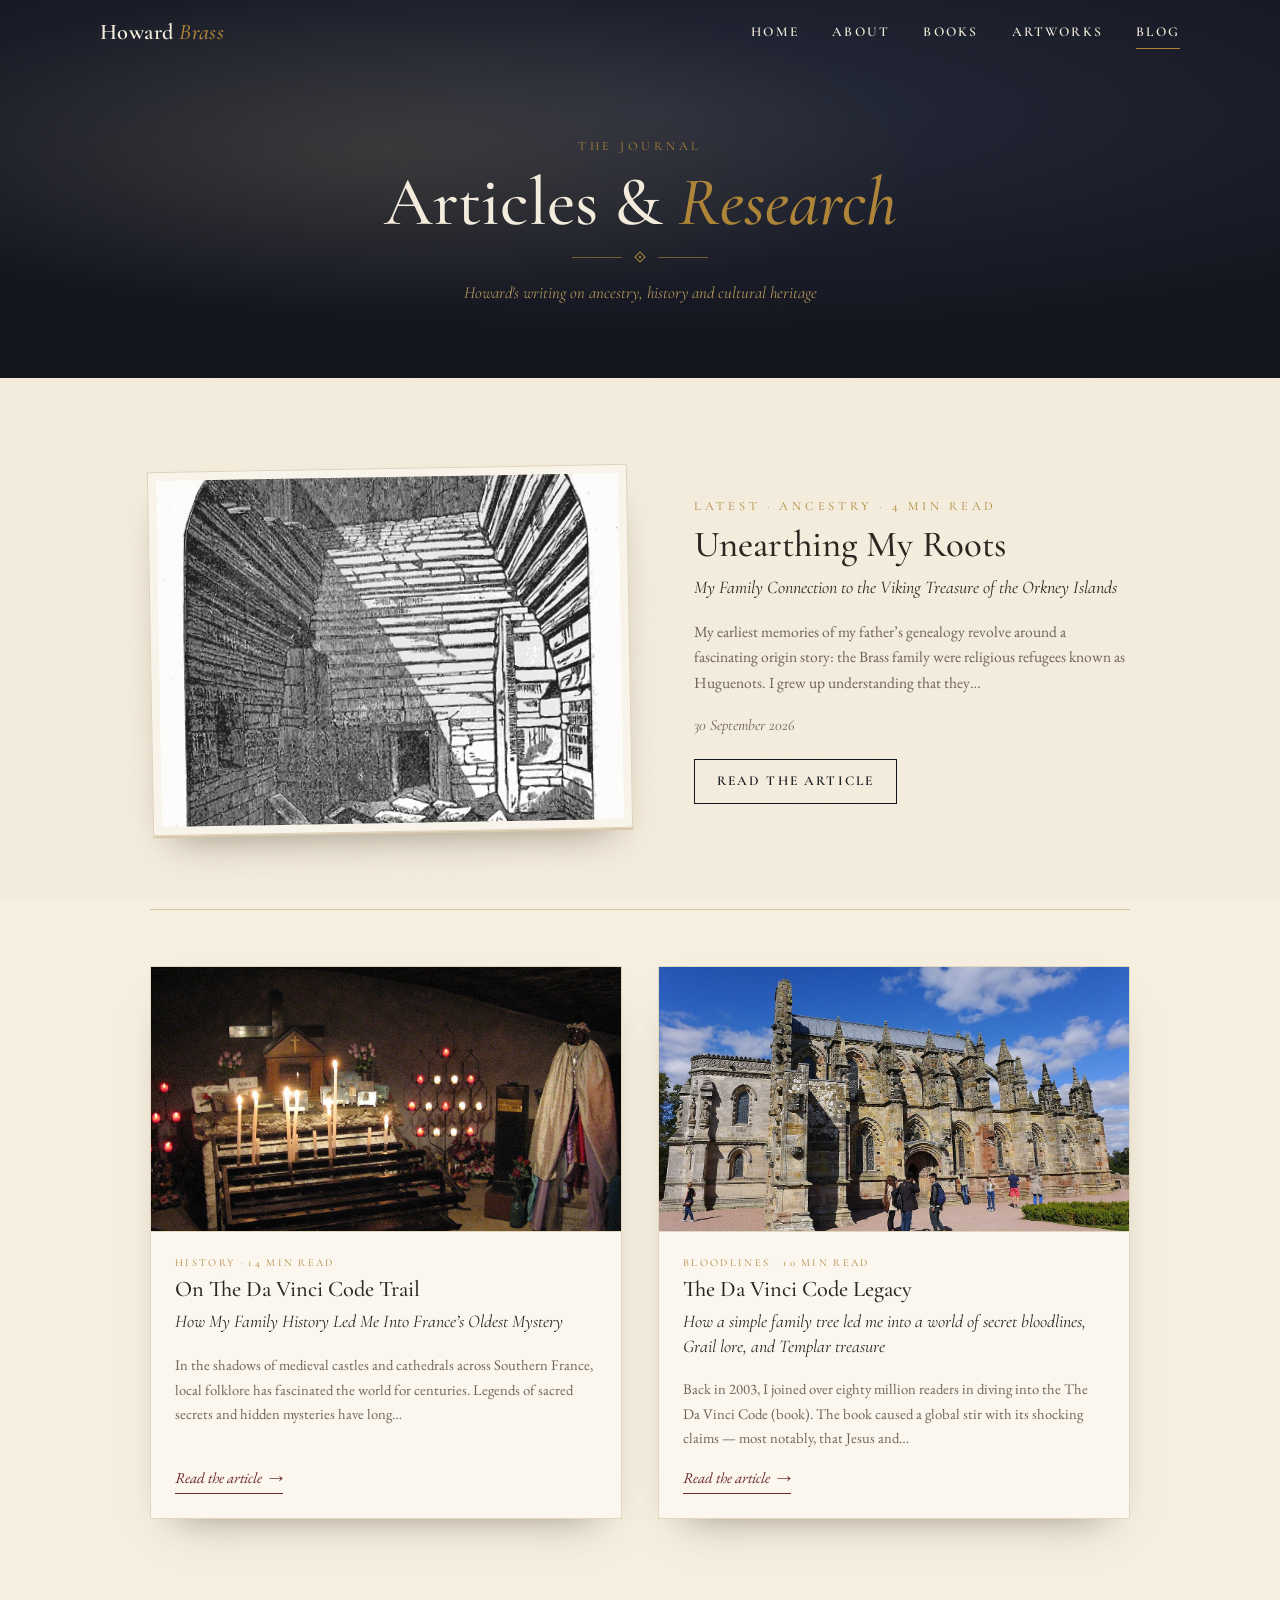
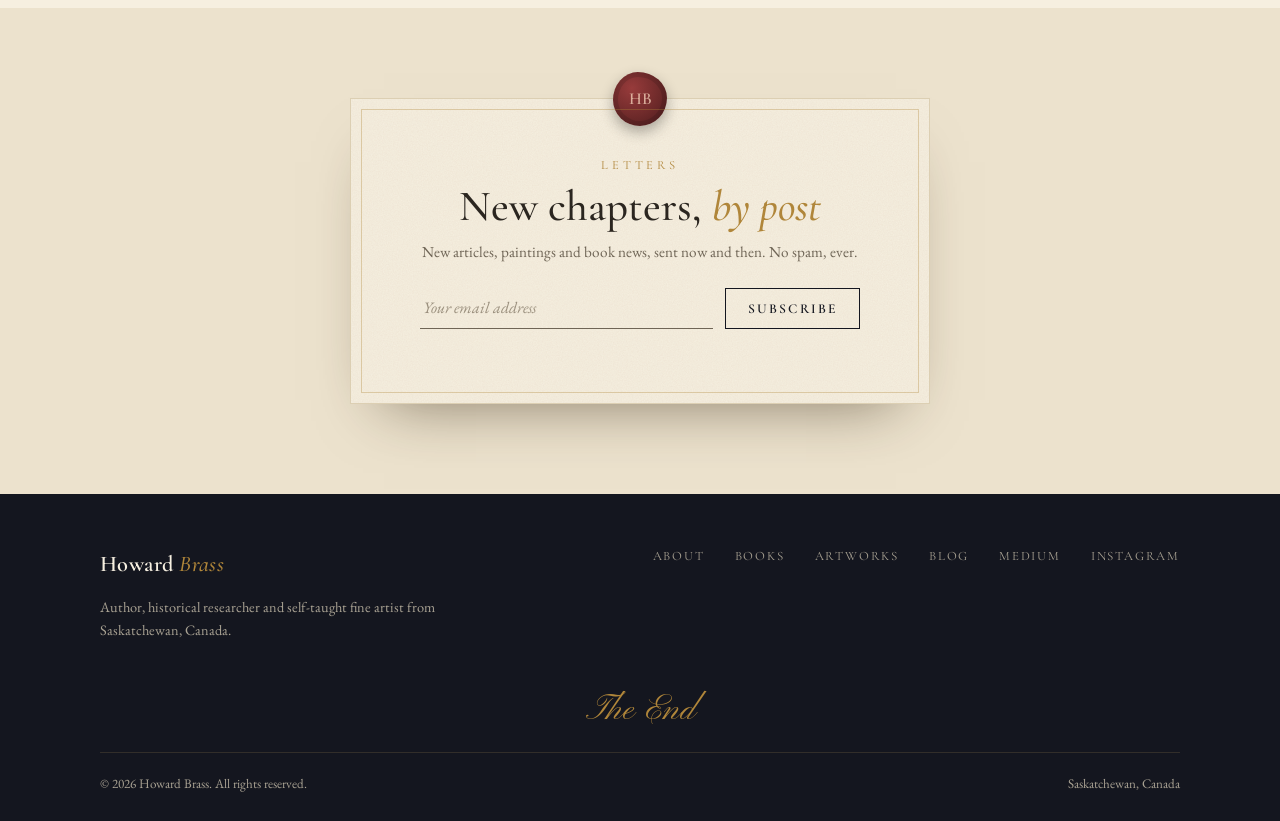
<file: blog.html>
<!DOCTYPE html>
<html lang="en">
<head>
  <meta charset="UTF-8">
  <meta name="viewport" content="width=device-width, initial-scale=1.0">
  <title>The Journal — Articles by Howard Brass</title>
  <meta name="description" content="Articles and research by Howard Brass on ancestry, history and cultural heritage: Orkney, the Sinclairs, the Holy Grail and more.">
  <meta property="og:title" content="The Journal — Articles by Howard Brass">
  <meta property="og:description" content="Articles and research by Howard Brass on ancestry, history and cultural heritage: Orkney, the Sinclairs, the Holy Grail and more.">
  <meta property="og:type" content="website">
  <meta property="og:image" content="img/blog/viking-treasure-of-the-orkney-islands/2.jpg">
  <link rel="icon" href="data:image/svg+xml,%3Csvg xmlns='http://www.w3.org/2000/svg' viewBox='0 0 32 32'%3E%3Crect width='32' height='32' rx='6' fill='%231f2638'/%3E%3Cpath d='M16 9c-3-2-7-2-9-1v15c2-1 6-1 9 1 3-2 7-2 9-1V8c-2-1-6-1-9 1zM16 9v15' fill='none' stroke='%23d9b56a' stroke-width='1.5'/%3E%3C/svg%3E">
  <link rel="preconnect" href="https://fonts.googleapis.com">
  <link rel="preconnect" href="https://fonts.gstatic.com" crossorigin>
  <link href="https://fonts.googleapis.com/css2?family=Cormorant+Garamond:ital,wght@0,500;0,600;1,500&family=EB+Garamond:ital,wght@0,400;0,500;1,400&family=Pinyon+Script&display=swap" rel="stylesheet">
  <link rel="stylesheet" href="css/style.css">
  <script>document.documentElement.className = "js";</script>
</head>
<body>

  <!-- Reading ribbon: grows as the visitor reads down the page -->
  <div class="ribbon" id="ribbon" aria-hidden="true"></div>

  <!-- ============ Header ============ -->
  <header class="header" id="header">
    <div class="wrap">
      <a href="index.html" class="logo">Howard <em>Brass</em></a>
      <nav class="nav" id="nav" aria-label="Main">
        <a href="index.html">Home</a>
        <a href="about.html">About</a>
        <a href="books.html">Books</a>
        <a href="artworks.html">Artworks</a>
        <a href="blog.html" aria-current="page">Blog</a>
      </nav>
      <button class="menu-btn" id="menuBtn" aria-label="Open menu" aria-expanded="false" aria-controls="nav">
        <span></span><span></span>
      </button>
    </div>
  </header>

  <main>

    <!-- ============ Title page ============ -->
    <section class="page-hero gallery-hero">
      <div class="wrap narrow center">
        <span class="ch-num reveal">The Journal</span>
        <h1 class="reveal" style="--d:.08s">Articles &amp; <em>Research</em></h1>
        <span class="ch-orn reveal" style="--d:.16s" aria-hidden="true"><i></i><b class="fl"></b><i></i></span>
        <p class="gallery-sub reveal" style="--d:.24s">Howard's writing on ancestry, history and cultural heritage</p>
      </div>
    </section>

    <!-- ============ Articles, newest first ============ -->
    <!-- These will come from the admin dashboard once it is built -->
    <section class="section paper-bg journal">
      <div class="wrap">
        <article class="post-feature reveal">
          <a href="blog/viking-treasure-of-the-orkney-islands.html" class="post-feature-img" tabindex="-1" aria-hidden="true">
            <span class="plate-frame"><img src="img/blog/viking-treasure-of-the-orkney-islands/2.jpg" alt="" width="430" height="514"></span>
          </a>
          <div class="post-feature-body">
            <span class="ch-num">Latest &middot; Ancestry &middot; 4 min read</span>
            <h2><a href="blog/viking-treasure-of-the-orkney-islands.html">Unearthing My Roots</a></h2>
            <p class="post-card-dek">My Family Connection to the Viking Treasure of the Orkney Islands</p>
            <p>My earliest memories of my father’s genealogy revolve around a fascinating origin story: the Brass family were religious refugees known as Huguenots. I grew up understanding that they…</p>
            <p class="post-meta"><time datetime="2026-09-30">30 September 2026</time></p>
            <a href="blog/viking-treasure-of-the-orkney-islands.html" class="btn btn-ink">Read the article</a>
          </div>
        </article>

        <div class="post-cards">
          <article class="post-card reveal" style="--d:0s">
            <a href="blog/on-the-da-vinci-code-trail.html" class="post-card-img" tabindex="-1" aria-hidden="true"><img src="img/blog/on-the-da-vinci-code-trail/4.jpg" alt="" width="1280" height="960" loading="lazy"></a>
            <div class="post-card-body">
              <span class="entry-tag">History &middot; 14 min read</span>
              <h3><a href="blog/on-the-da-vinci-code-trail.html">On The Da Vinci Code Trail</a></h3>
              <p class="post-card-dek">How My Family History Led Me Into France’s Oldest Mystery</p>
              <p>In the shadows of medieval castles and cathedrals across Southern France, local folklore has fascinated the world for centuries. Legends of sacred secrets and hidden mysteries have long…</p>
              <a href="blog/on-the-da-vinci-code-trail.html" class="link-arrow">Read the article <span>&rarr;</span></a>
            </div>
          </article>
          <article class="post-card reveal" style="--d:0.12s">
            <a href="blog/the-da-vinci-code-legacy.html" class="post-card-img" tabindex="-1" aria-hidden="true"><img src="img/blog/the-da-vinci-code-legacy/7.jpg" alt="" width="1280" height="960" loading="lazy"></a>
            <div class="post-card-body">
              <span class="entry-tag">Bloodlines &middot; 10 min read</span>
              <h3><a href="blog/the-da-vinci-code-legacy.html">The Da Vinci Code Legacy</a></h3>
              <p class="post-card-dek">How a simple family tree led me into a world of secret bloodlines, Grail lore, and Templar treasure</p>
              <p>Back in 2003, I joined over eighty million readers in diving into the The Da Vinci Code (book). The book caused a global stir with its shocking claims — most notably, that Jesus and…</p>
              <a href="blog/the-da-vinci-code-legacy.html" class="link-arrow">Read the article <span>&rarr;</span></a>
            </div>
          </article>
        </div>
      </div>
    </section>

    <!-- ============ Newsletter ============ -->
    <section class="section paper2-bg" id="letters">
      <div class="wrap">
        <div class="letter reveal">
          <span class="seal" aria-hidden="true">HB</span>
          <span class="ch-num">Letters</span>
          <h2>New chapters, <em>by post</em></h2>
          <p>New articles, paintings and book news, sent now and then. No spam, ever.</p>
          <!-- Submits to the backend once built: subscribers are saved in the admin dashboard -->
          <form class="nl-form" id="nlForm" novalidate>
            <input type="email" id="nlEmail" name="email" placeholder="Your email address" aria-label="Email address" required autocomplete="email">
            <button type="submit" class="btn btn-ink">Subscribe</button>
          </form>
          <p class="nl-msg" id="nlMsg" role="status"></p>
        </div>
      </div>
    </section>

  </main>

  <!-- ============ Footer ============ -->
  <footer class="footer">
    <div class="wrap">
      <div class="footer-top">
        <div>
          <a href="index.html" class="logo">Howard <em>Brass</em></a>
          <p class="footer-tag">Author, historical researcher and self-taught fine artist from Saskatchewan, Canada.</p>
        </div>
        <nav class="footer-links" aria-label="Footer">
          <a href="about.html">About</a>
          <a href="books.html">Books</a>
          <a href="artworks.html">Artworks</a>
          <a href="blog.html">Blog</a>
          <a href="https://medium.com/@atlantisroots" target="_blank" rel="noopener">Medium</a>
          <a href="https://www.instagram.com/howardqueencitygallery/" target="_blank" rel="noopener">Instagram</a>
        </nav>
      </div>
      <p class="fin" aria-hidden="true">The End</p>
      <div class="footer-bottom">
        <span>&copy; <span id="year"></span> Howard Brass. All rights reserved.</span>
        <span>Saskatchewan, Canada</span>
      </div>
    </div>
  </footer>


  <script src="js/main.js"></script>
</body>
</html>
</file>
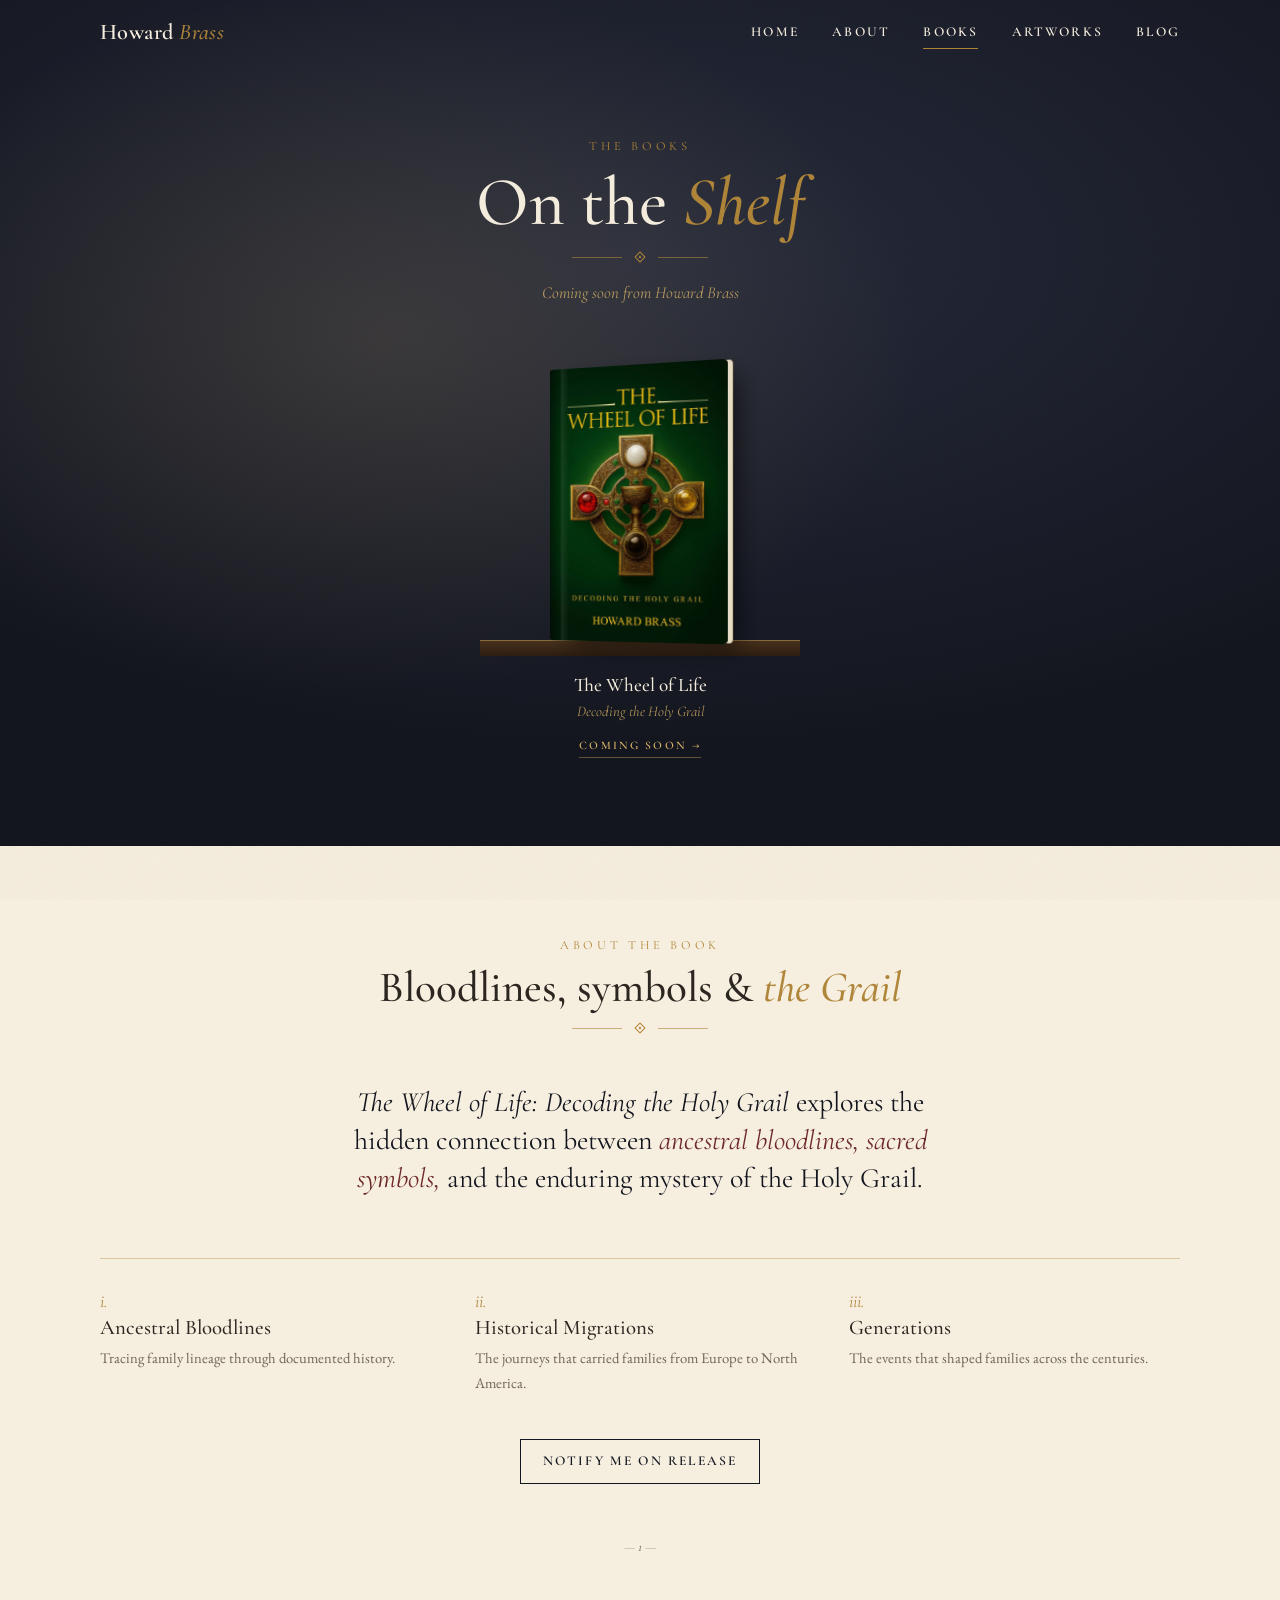
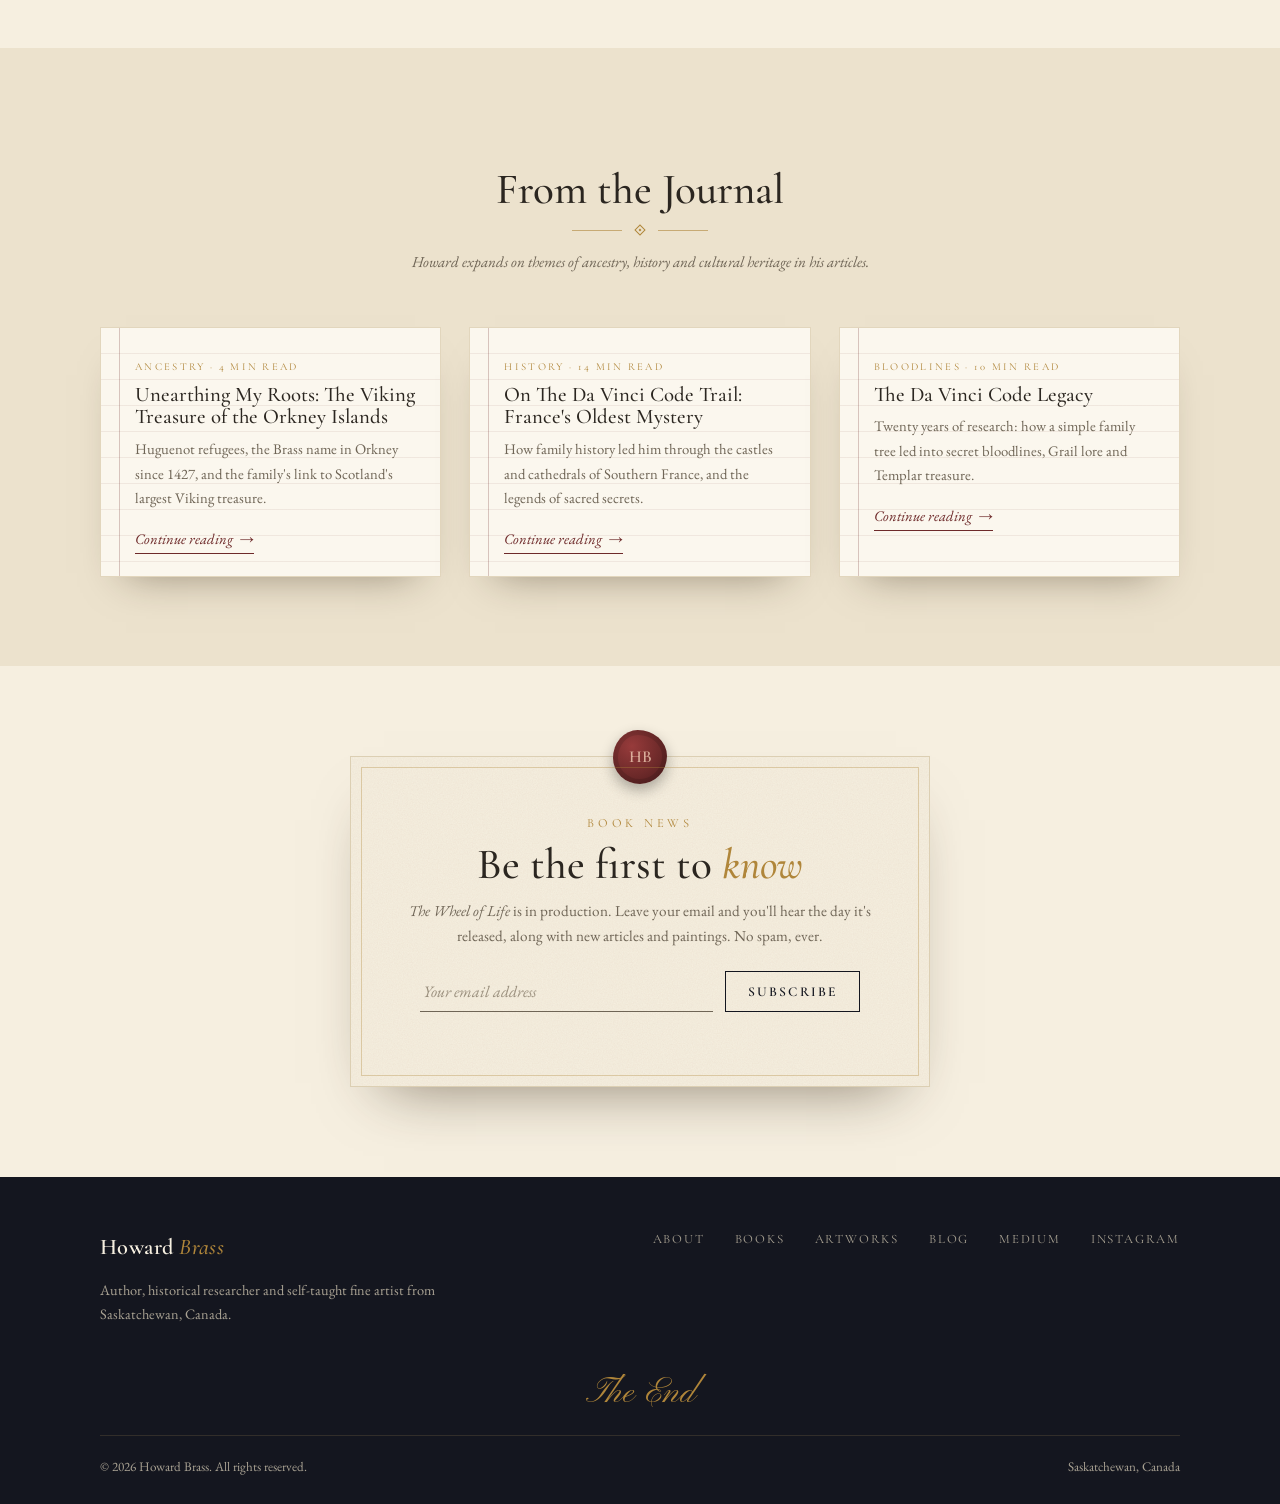
<file: books.html>
<!DOCTYPE html>
<html lang="en">
<head>
  <meta charset="UTF-8">
  <meta name="viewport" content="width=device-width, initial-scale=1.0">
  <title>The Wheel of Life: Decoding the Holy Grail — Books by Howard Brass</title>
  <meta name="description" content="The Wheel of Life: Decoding the Holy Grail by Howard Brass explores the hidden connection between ancestral bloodlines, sacred symbols, and the enduring mystery of the Holy Grail.">
  <meta property="og:title" content="The Wheel of Life: Decoding the Holy Grail">
  <meta property="og:description" content="A book by Howard Brass on ancestral bloodlines, historical migrations and family lineage.">
  <meta property="og:type" content="book">
  <meta property="og:image" content="img/paintings/web/2.jpg">
  <link rel="icon" href="data:image/svg+xml,%3Csvg xmlns='http://www.w3.org/2000/svg' viewBox='0 0 32 32'%3E%3Crect width='32' height='32' rx='6' fill='%231f2638'/%3E%3Cpath d='M16 9c-3-2-7-2-9-1v15c2-1 6-1 9 1 3-2 7-2 9-1V8c-2-1-6-1-9 1zM16 9v15' fill='none' stroke='%23d9b56a' stroke-width='1.5'/%3E%3C/svg%3E">
  <link rel="preconnect" href="https://fonts.googleapis.com">
  <link rel="preconnect" href="https://fonts.gstatic.com" crossorigin>
  <link href="https://fonts.googleapis.com/css2?family=Cormorant+Garamond:ital,wght@0,500;0,600;1,500&family=EB+Garamond:ital,wght@0,400;0,500;1,400&family=Pinyon+Script&display=swap" rel="stylesheet">
  <link rel="stylesheet" href="css/style.css">
  <script>document.documentElement.className = "js";</script>
</head>
<body>

  <!-- Reading ribbon: grows as the visitor reads down the page -->
  <div class="ribbon" id="ribbon" aria-hidden="true"></div>

  <!-- ============ Header ============ -->
  <header class="header" id="header">
    <div class="wrap">
      <a href="index.html" class="logo">Howard <em>Brass</em></a>
      <nav class="nav" id="nav" aria-label="Main">
        <a href="index.html">Home</a>
        <a href="about.html">About</a>
        <a href="books.html" aria-current="page">Books</a>
        <a href="artworks.html">Artworks</a>
        <a href="blog.html">Blog</a>
      </nav>
      <button class="menu-btn" id="menuBtn" aria-label="Open menu" aria-expanded="false" aria-controls="nav">
        <span></span><span></span>
      </button>
    </div>
  </header>

  <main>

    <!-- ============ The shelf: every cover links to where the book is sold ============ -->
    <section class="page-hero shelf-hero">
      <div class="wrap narrow center">
        <span class="ch-num reveal">The Books</span>
        <h1 class="reveal" style="--d:.08s">On the <em>Shelf</em></h1>
        <span class="ch-orn reveal" style="--d:.16s" aria-hidden="true"><i></i><b class="fl"></b><i></i></span>
        <p class="gallery-sub reveal" style="--d:.24s">Coming soon from Howard Brass</p>
      </div>

      <!-- One <li> per book. These will come from the admin dashboard once it is built. -->
      <ul class="wrap shelf">
        <li class="reveal" style="--d:.3s">
          <!-- In production: points to the newsletter. On release, swap to the store link (Amazon etc.) with target="_blank" rel="noopener" -->
          <a href="#letters" class="shelf-book">
            <span class="book-cover has-img shelf-cover" aria-hidden="true"><img src="img/books/wheel-of-life.jpg" alt="The Wheel of Life: Decoding the Holy Grail by Howard Brass, book cover" width="909" height="1388"></span>
            <span class="shelf-label">
              <b>The Wheel of Life</b>
              <i>Decoding the Holy Grail</i>
              <span class="shelf-buy">Coming soon <span>&rarr;</span></span>
            </span>
          </a>
        </li>
      </ul>
    </section>

    <!-- ============ About the book ============ -->
    <section class="section paper-bg chapter">
      <div class="wrap">
        <header class="ch-head">
          <span class="ch-num reveal">About the Book</span>
          <h2 class="reveal" style="--d:.08s">Bloodlines, symbols &amp; <em>the Grail</em></h2>
          <span class="ch-orn reveal" style="--d:.16s" aria-hidden="true"><i></i><b class="fl"></b><i></i></span>
        </header>

        <div class="wrap narrow center">
          <p class="intro-lead reveal"><i>The Wheel of Life: Decoding the Holy Grail</i> explores the hidden connection between <em>ancestral bloodlines, sacred symbols,</em> and the enduring mystery of the Holy Grail.</p>
        </div>

        <div class="marginalia">
          <article class="reveal" style="--d:0s">
            <span class="m-num">i.</span>
            <h3>Ancestral Bloodlines</h3>
            <p>Tracing family lineage through documented history.</p>
          </article>
          <article class="reveal" style="--d:.12s">
            <span class="m-num">ii.</span>
            <h3>Historical Migrations</h3>
            <p>The journeys that carried families from Europe to North America.</p>
          </article>
          <article class="reveal" style="--d:.24s">
            <span class="m-num">iii.</span>
            <h3>Generations</h3>
            <p>The events that shaped families across the centuries.</p>
          </article>
        </div>
        <div class="center book-cta reveal">
          <!-- On release, swap to the store link with target="_blank" rel="noopener" and the text "Buy the book" -->
          <a href="#letters" class="btn btn-ink">Notify me on release</a>
        </div>
        <p class="folio">1</p>
      </div>
    </section>

    <!-- ============ Further reading: his articles ============ -->
    <section class="section paper2-bg chapter">
      <div class="wrap">
        <header class="ch-head">
          <span class="ch-num reveal">Further Reading</span>
          <h2 class="reveal" style="--d:.08s">From the Journal</h2>
          <span class="ch-orn reveal" style="--d:.16s" aria-hidden="true"><i></i><b class="fl"></b><i></i></span>
          <p class="ch-intro reveal" style="--d:.22s">Howard expands on themes of ancestry, history and cultural heritage in his articles.</p>
        </header>

        <!-- Howard's latest articles (from the blog) -->
        <div class="entries">
          <article class="entry reveal">
            <span class="entry-tag">Ancestry &middot; 4 min read</span>
            <h3><a href="blog/viking-treasure-of-the-orkney-islands.html">Unearthing My Roots: The Viking Treasure of the Orkney Islands</a></h3>
            <p>Huguenot refugees, the Brass name in Orkney since 1427, and the family's link to Scotland's largest Viking treasure.</p>
            <a href="blog/viking-treasure-of-the-orkney-islands.html" class="link-arrow">Continue reading <span>&rarr;</span></a>
          </article>
          <article class="entry reveal" style="--d:.12s">
            <span class="entry-tag">History &middot; 14 min read</span>
            <h3><a href="blog/on-the-da-vinci-code-trail.html">On The Da Vinci Code Trail: France's Oldest Mystery</a></h3>
            <p>How family history led him through the castles and cathedrals of Southern France, and the legends of sacred secrets.</p>
            <a href="blog/on-the-da-vinci-code-trail.html" class="link-arrow">Continue reading <span>&rarr;</span></a>
          </article>
          <article class="entry reveal" style="--d:.24s">
            <span class="entry-tag">Bloodlines &middot; 10 min read</span>
            <h3><a href="blog/the-da-vinci-code-legacy.html">The Da Vinci Code Legacy</a></h3>
            <p>Twenty years of research: how a simple family tree led into secret bloodlines, Grail lore and Templar treasure.</p>
            <a href="blog/the-da-vinci-code-legacy.html" class="link-arrow">Continue reading <span>&rarr;</span></a>
          </article>
        </div>
      </div>
    </section>

    <!-- ============ Newsletter ============ -->
    <section class="section paper-bg" id="letters">
      <div class="wrap">
        <div class="letter reveal">
          <span class="seal" aria-hidden="true">HB</span>
          <span class="ch-num">Book News</span>
          <h2>Be the first to <em>know</em></h2>
          <p><i>The Wheel of Life</i> is in production. Leave your email and you'll hear the day it's released, along with new articles and paintings. No spam, ever.</p>
          <!-- Submits to the backend once built: subscribers are saved in the admin dashboard -->
          <form class="nl-form" id="nlForm" novalidate>
            <input type="email" id="nlEmail" name="email" placeholder="Your email address" aria-label="Email address" required autocomplete="email">
            <button type="submit" class="btn btn-ink">Subscribe</button>
          </form>
          <p class="nl-msg" id="nlMsg" role="status"></p>
        </div>
      </div>
    </section>

  </main>

  <!-- ============ Footer ============ -->
  <footer class="footer">
    <div class="wrap">
      <div class="footer-top">
        <div>
          <a href="index.html" class="logo">Howard <em>Brass</em></a>
          <p class="footer-tag">Author, historical researcher and self-taught fine artist from Saskatchewan, Canada.</p>
        </div>
        <nav class="footer-links" aria-label="Footer">
          <a href="about.html">About</a>
          <a href="books.html">Books</a>
          <a href="artworks.html">Artworks</a>
          <a href="blog.html">Blog</a>
          <a href="https://medium.com/@atlantisroots" target="_blank" rel="noopener">Medium</a>
          <a href="https://www.instagram.com/howardqueencitygallery/" target="_blank" rel="noopener">Instagram</a>
        </nav>
      </div>
      <p class="fin" aria-hidden="true">The End</p>
      <div class="footer-bottom">
        <span>&copy; <span id="year"></span> Howard Brass. All rights reserved.</span>
        <span>Saskatchewan, Canada</span>
      </div>
    </div>
  </footer>


  <script src="js/main.js"></script>
</body>
</html>
</file>
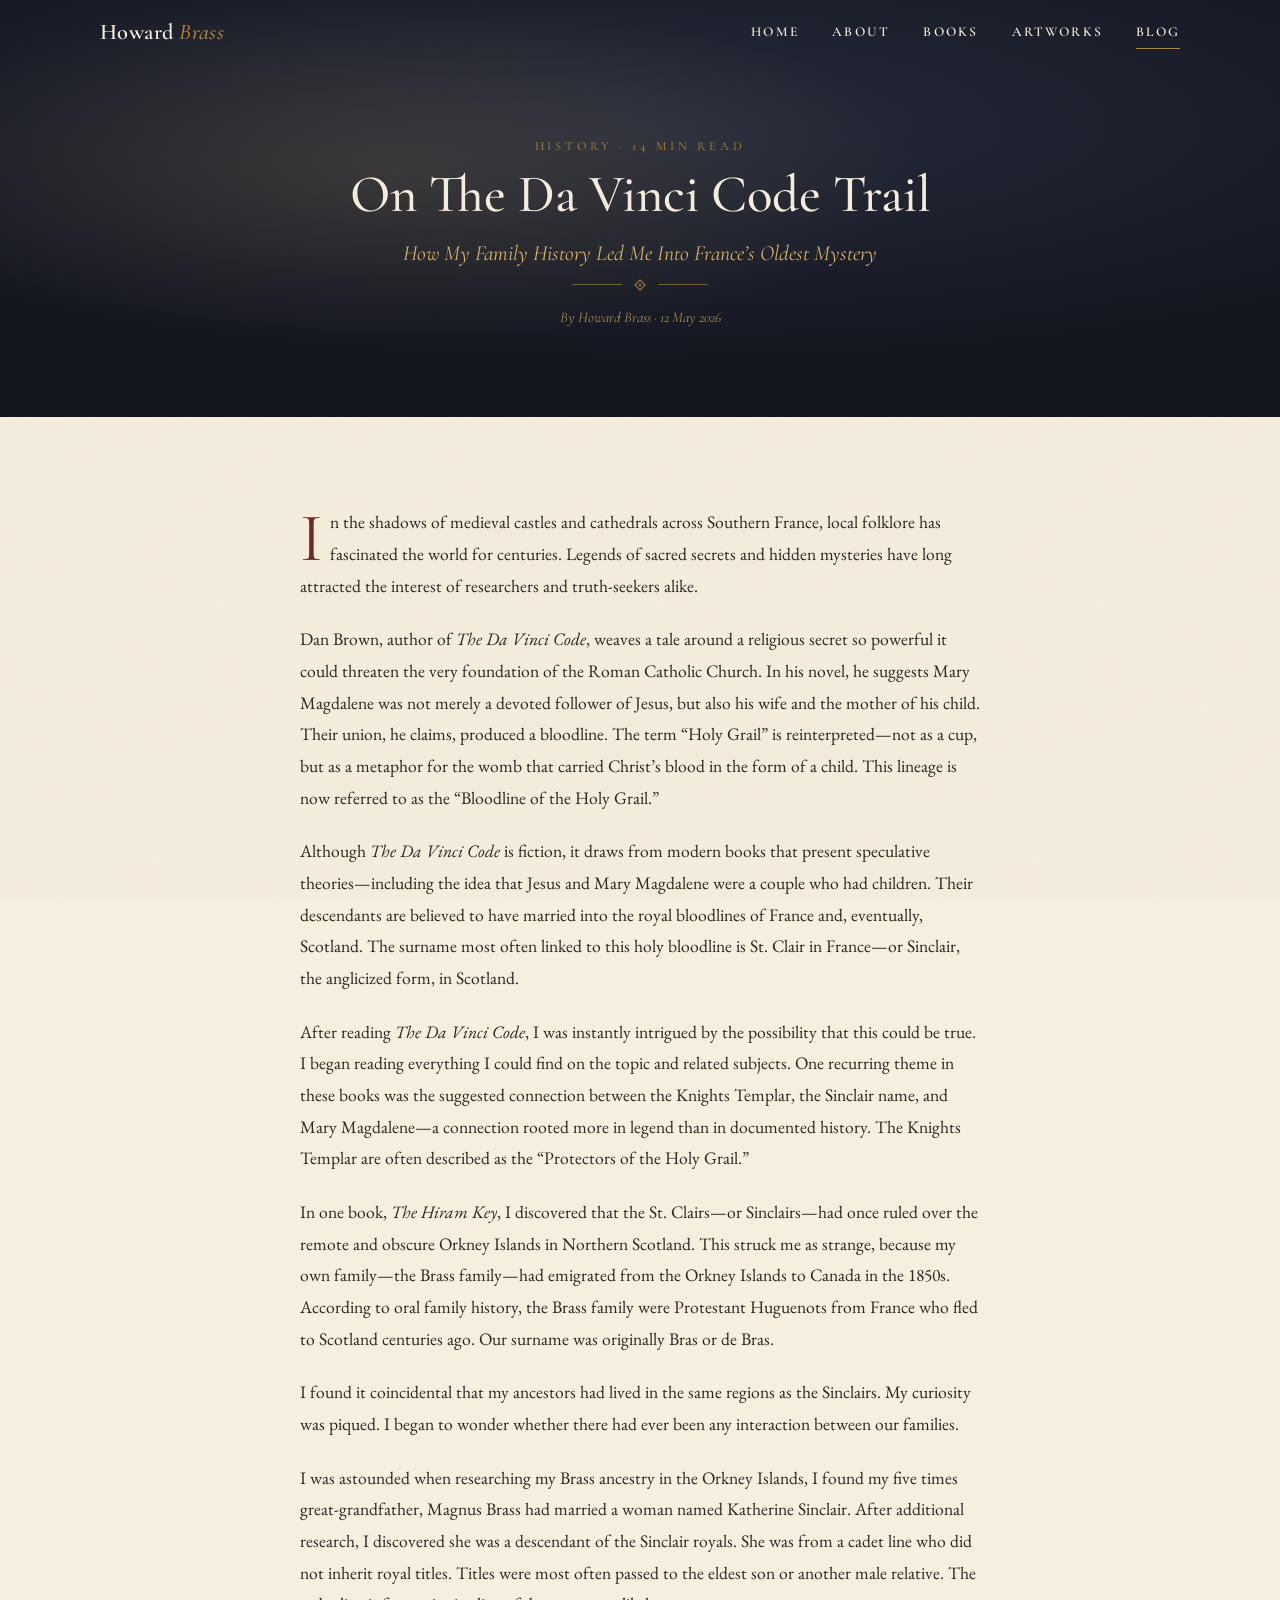
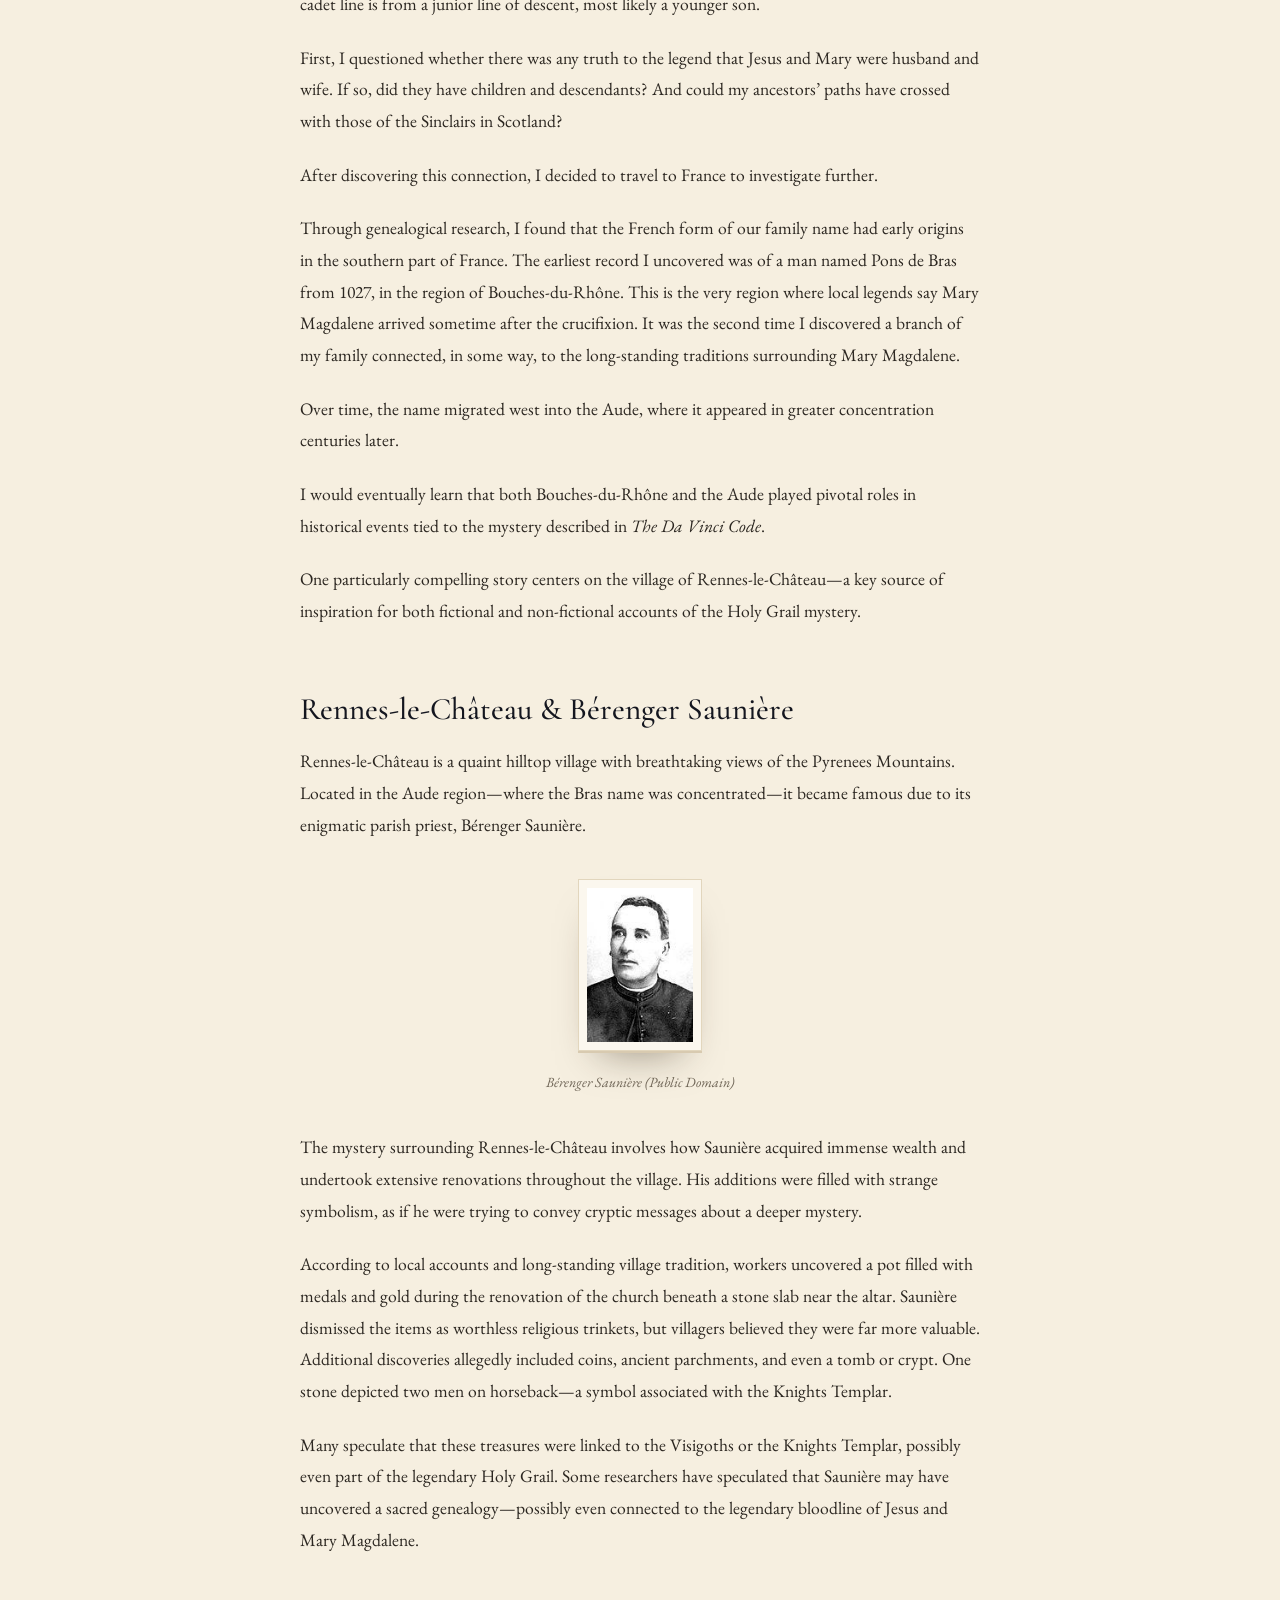
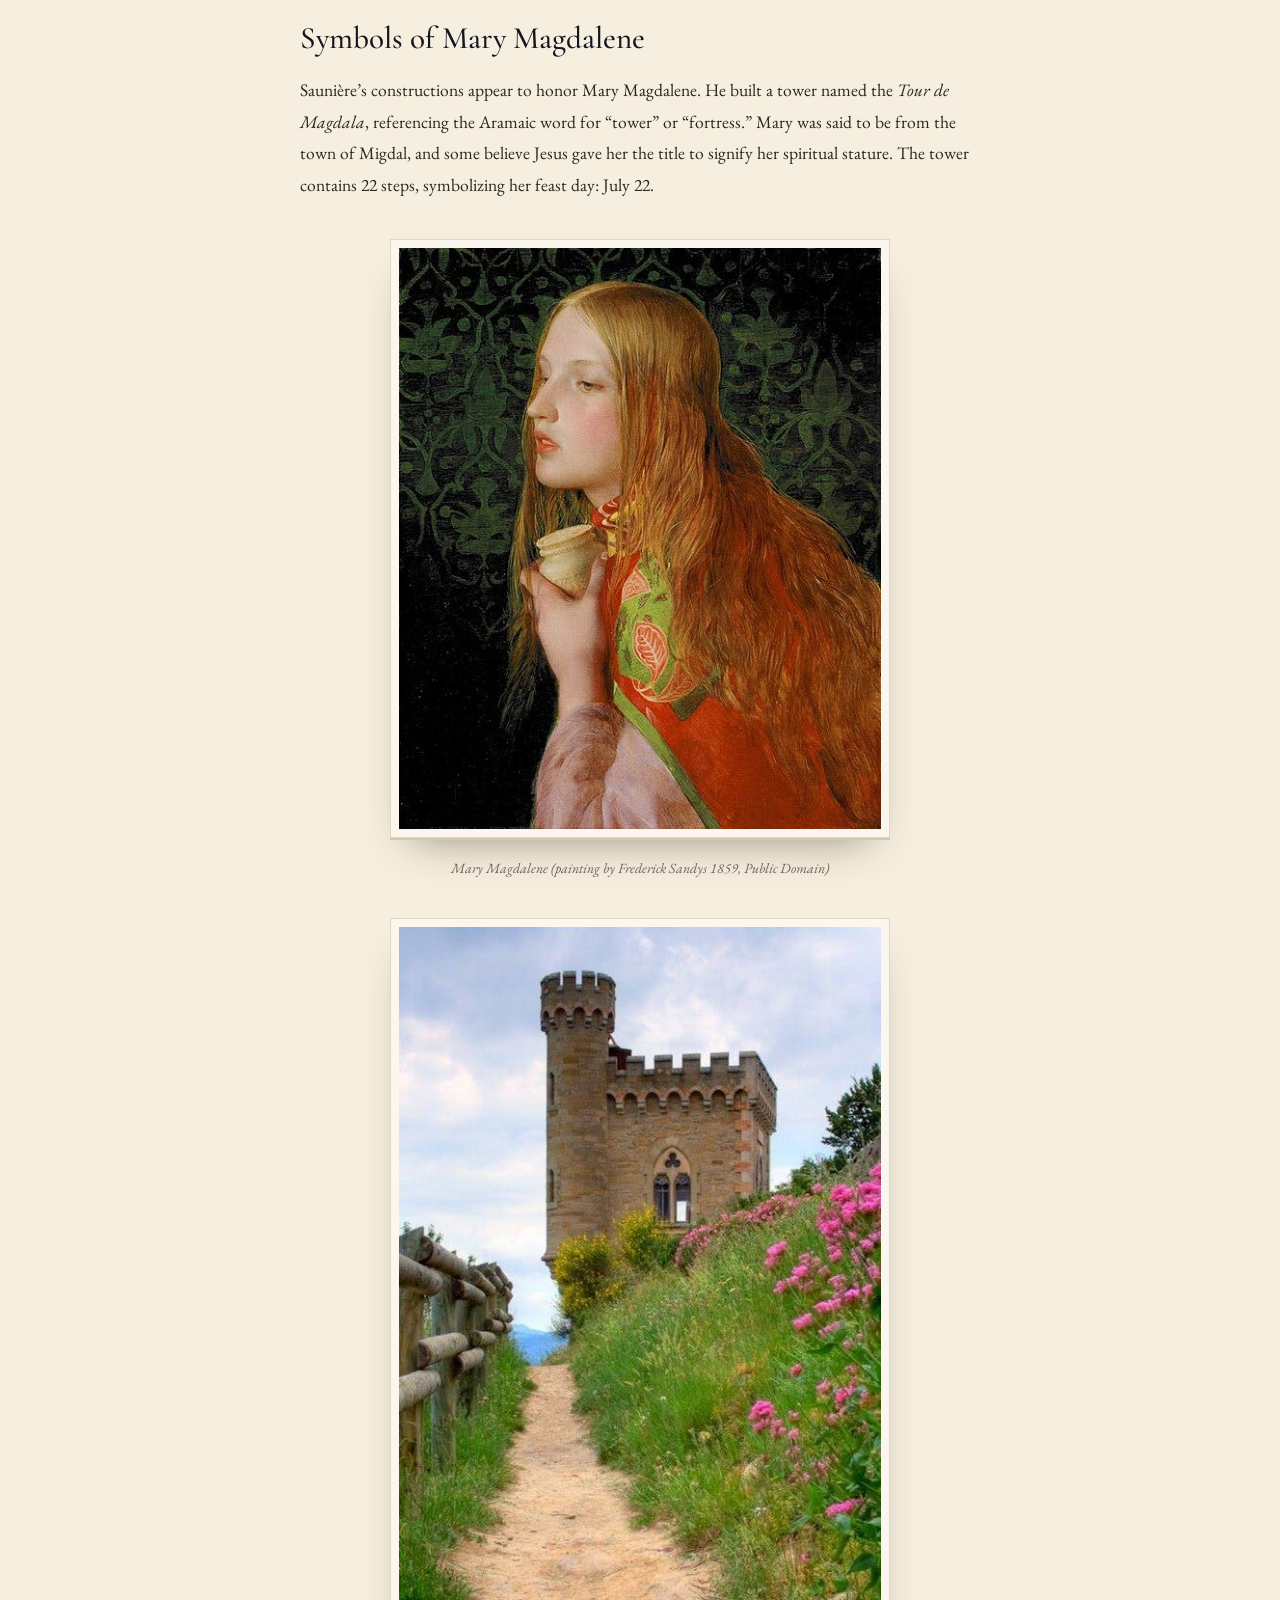
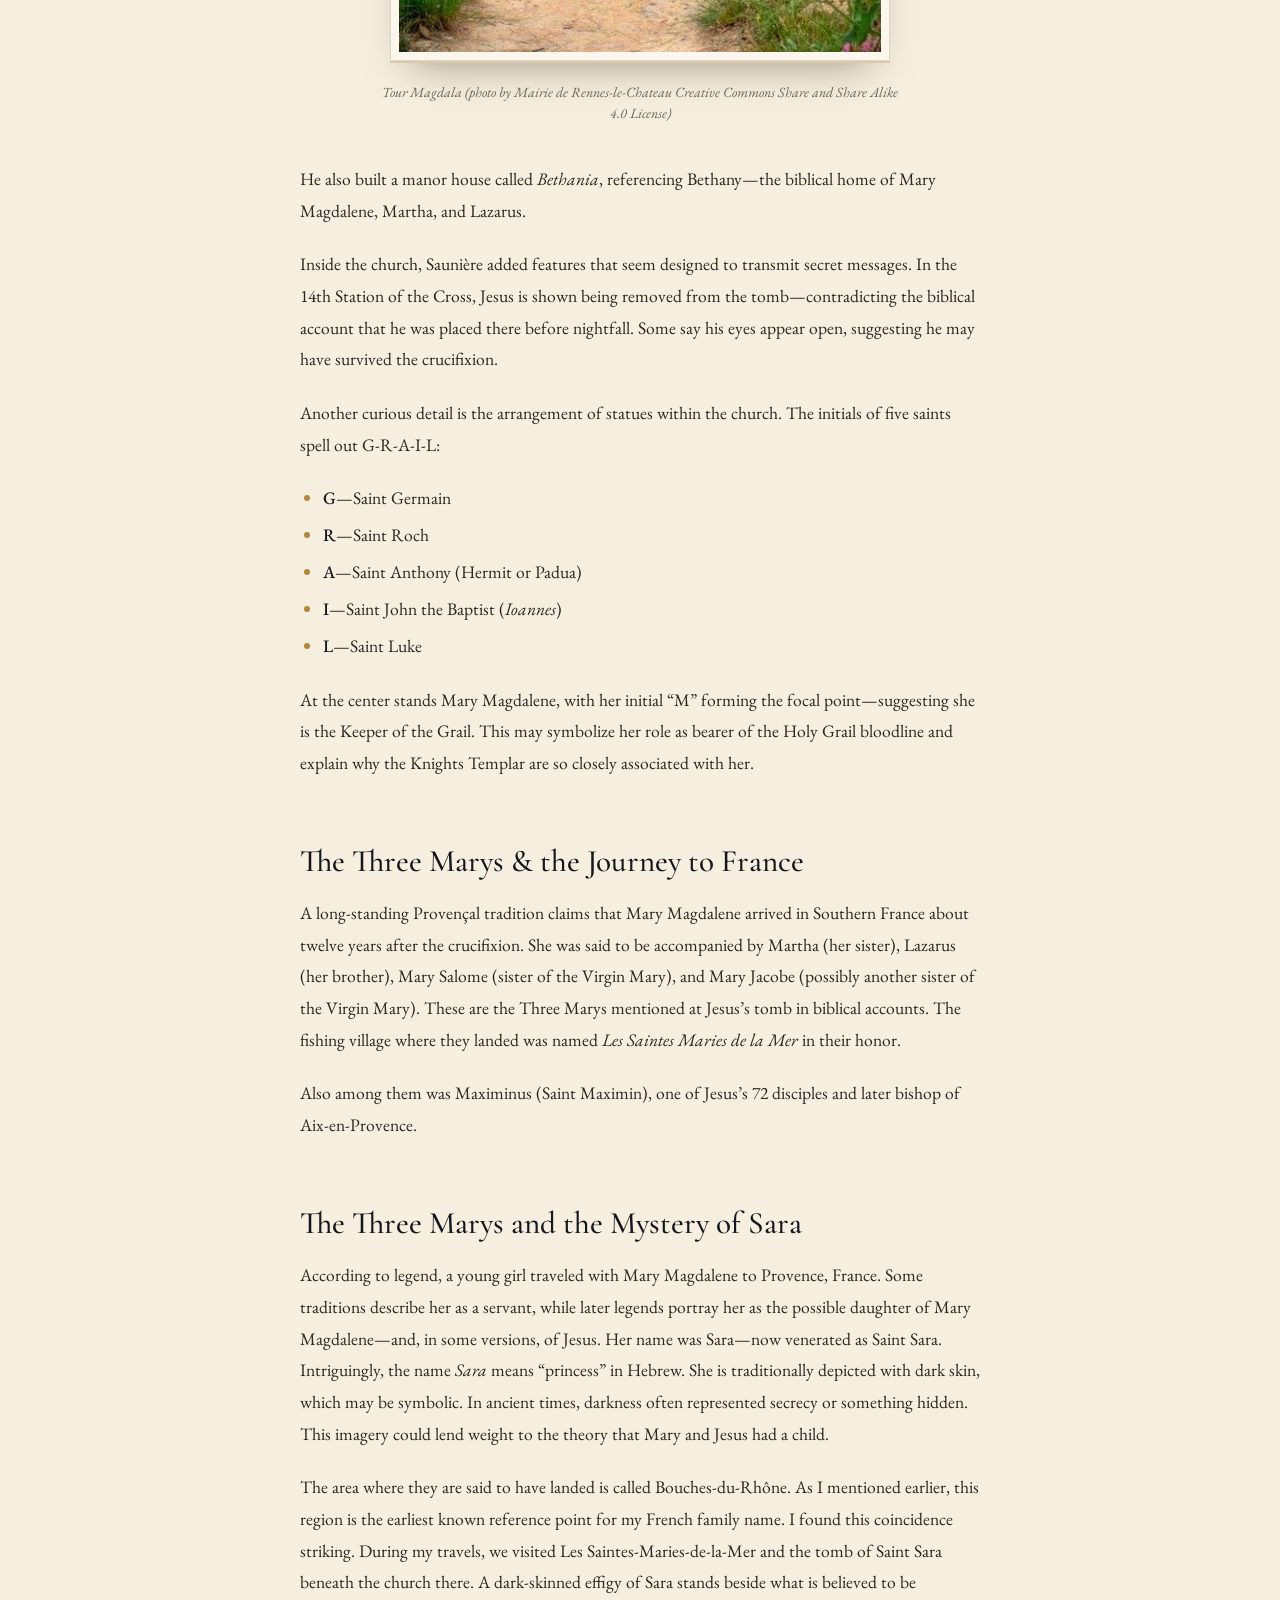
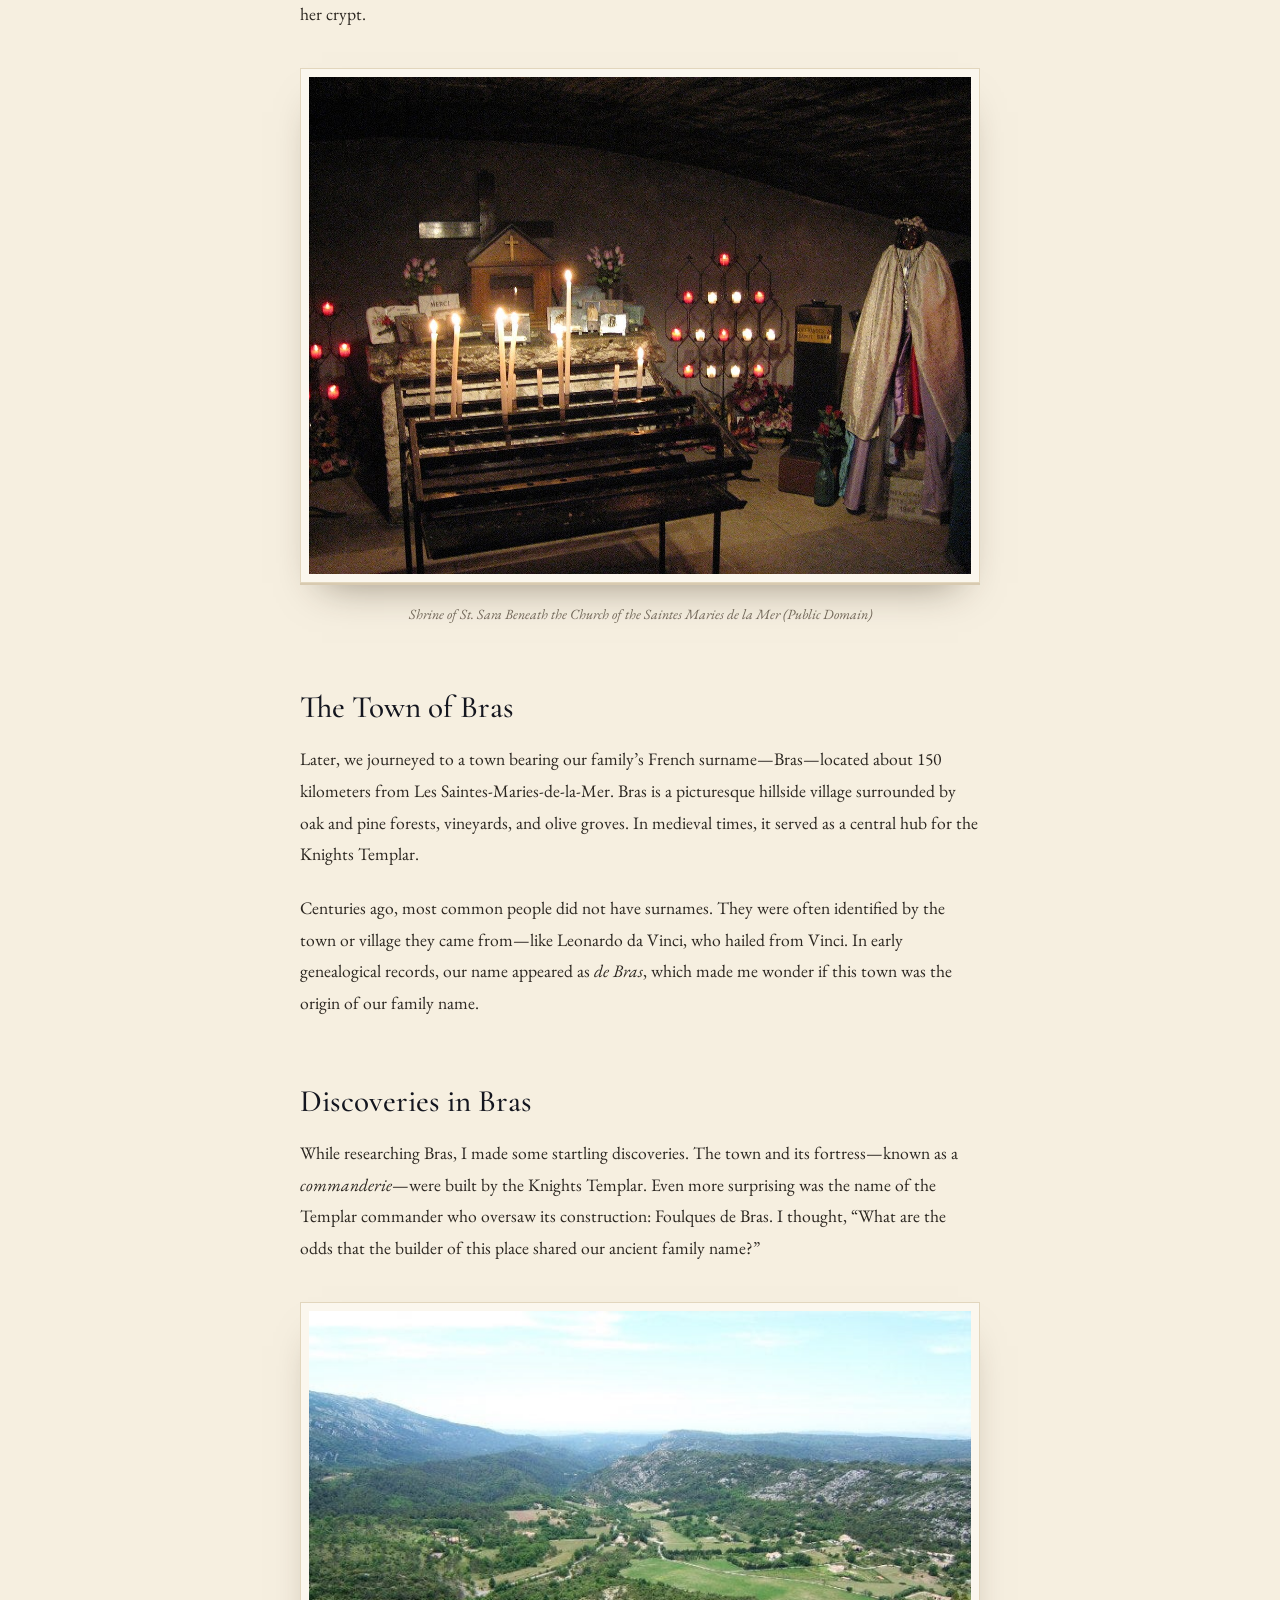
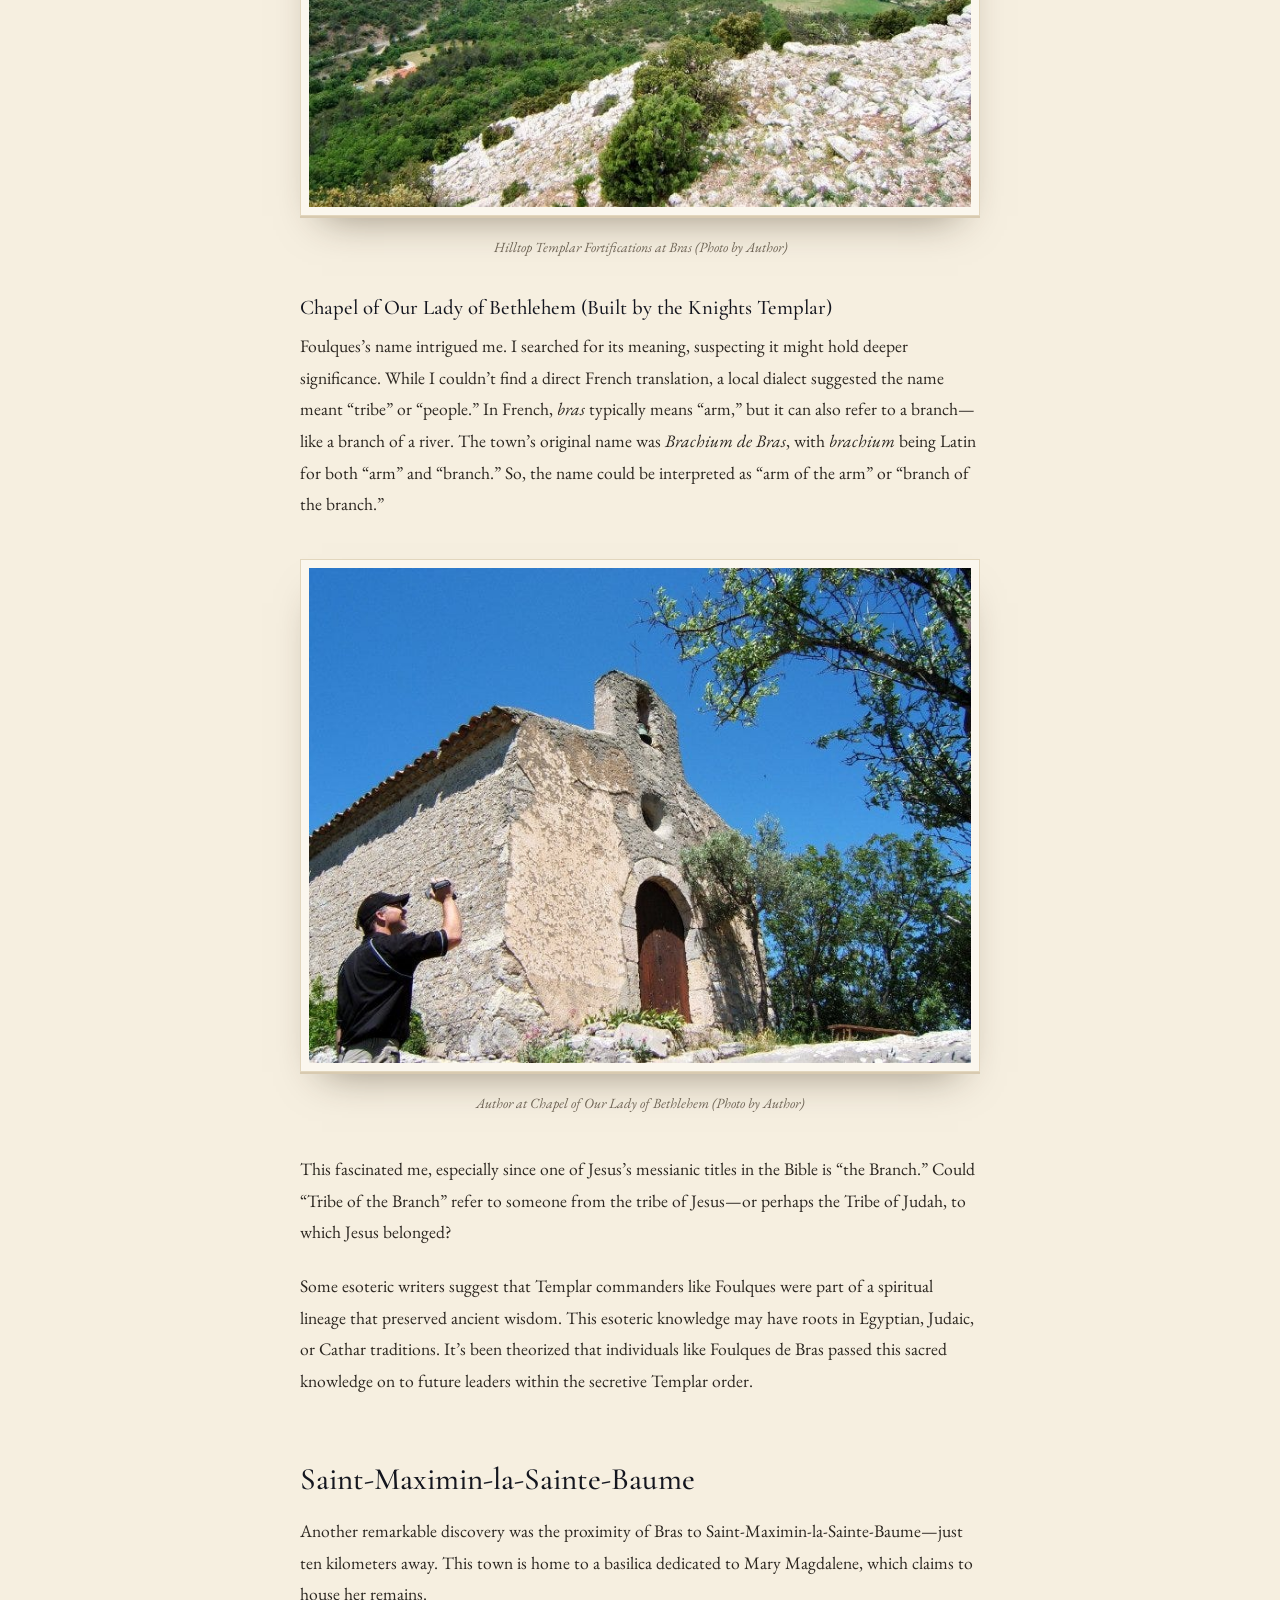
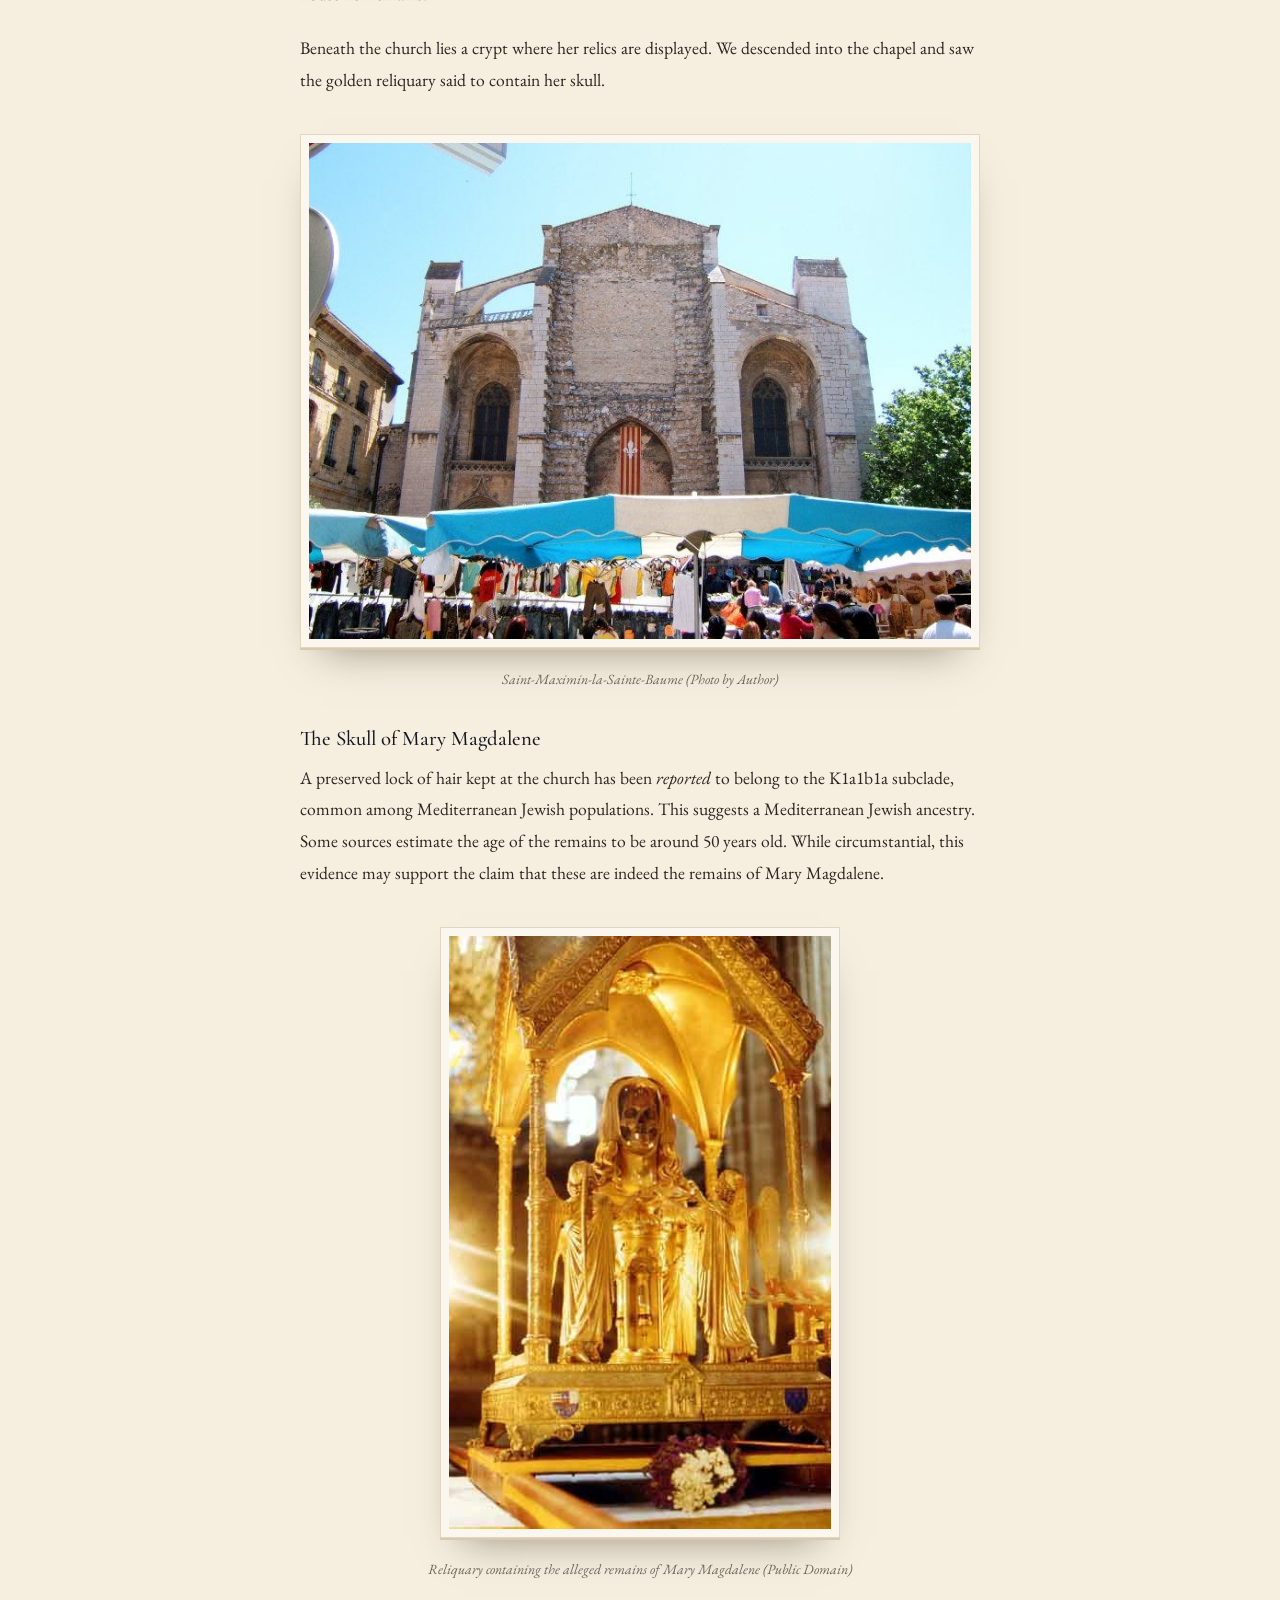
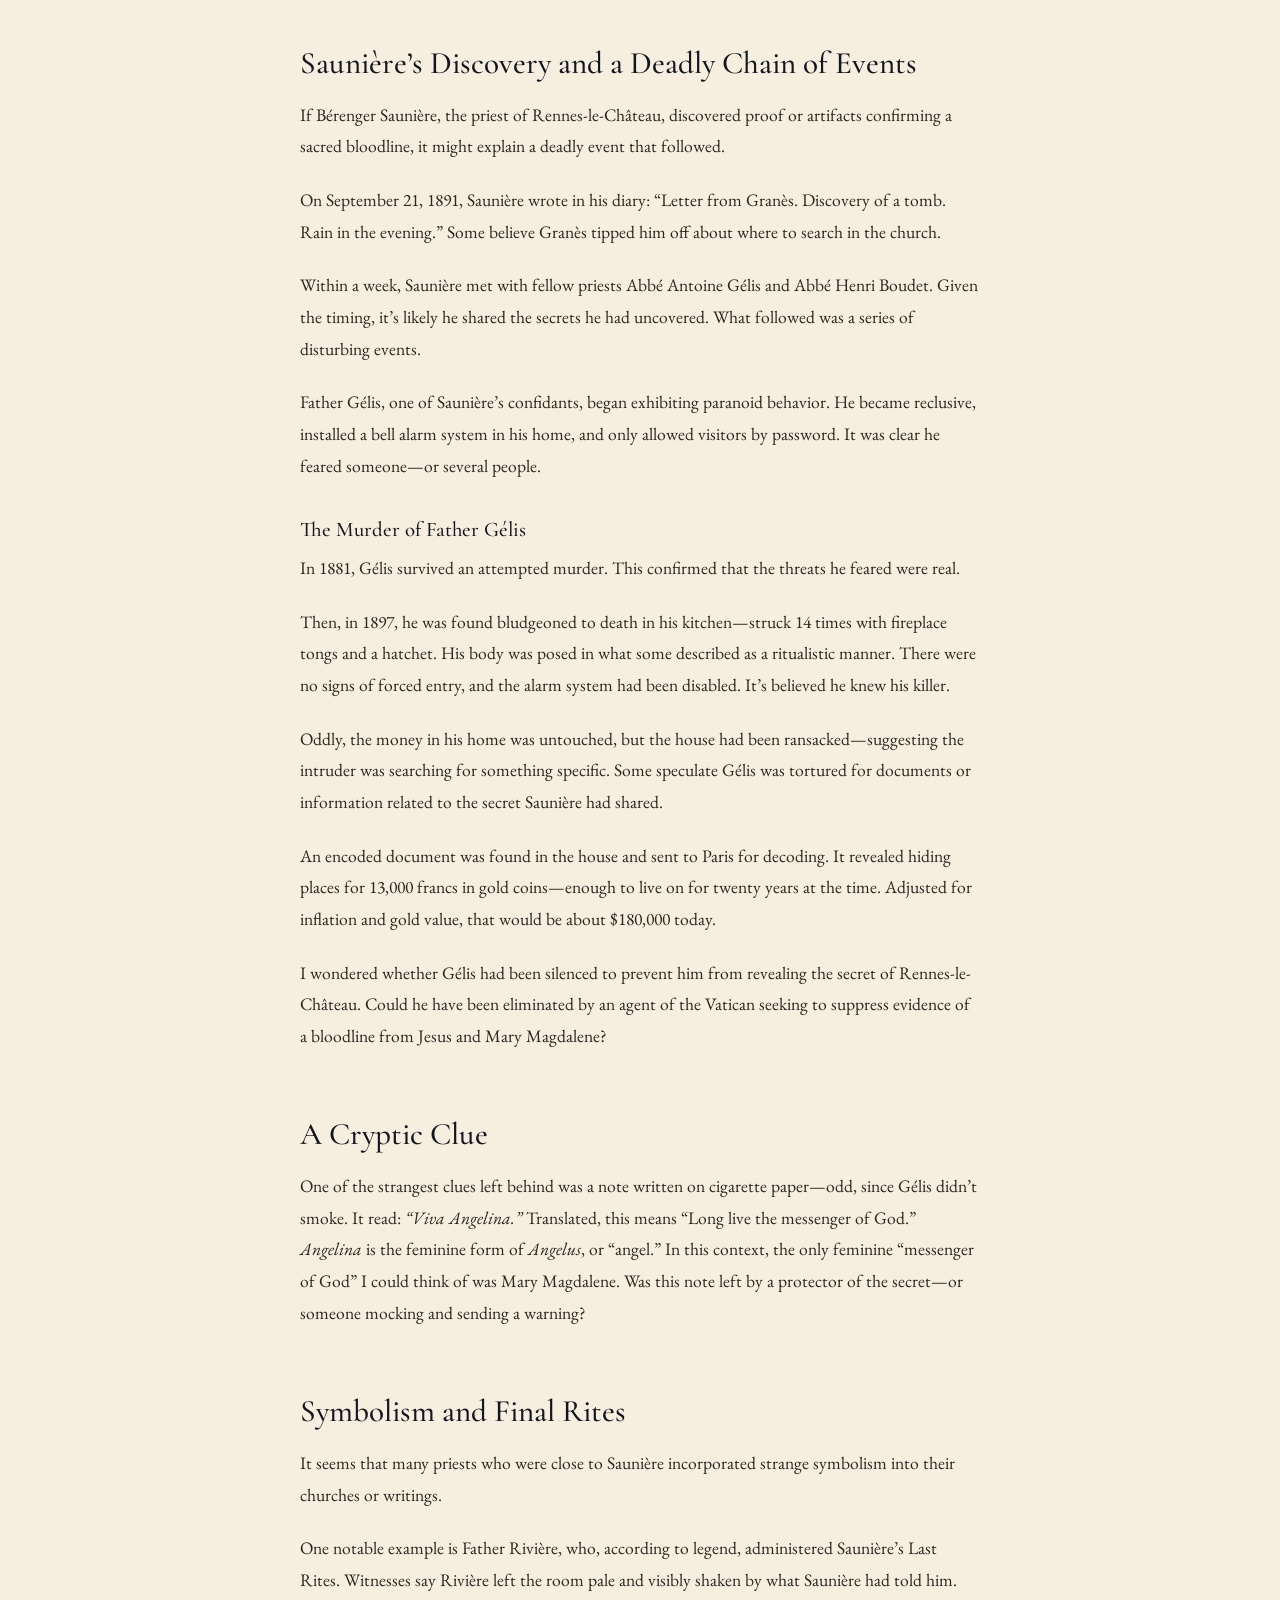
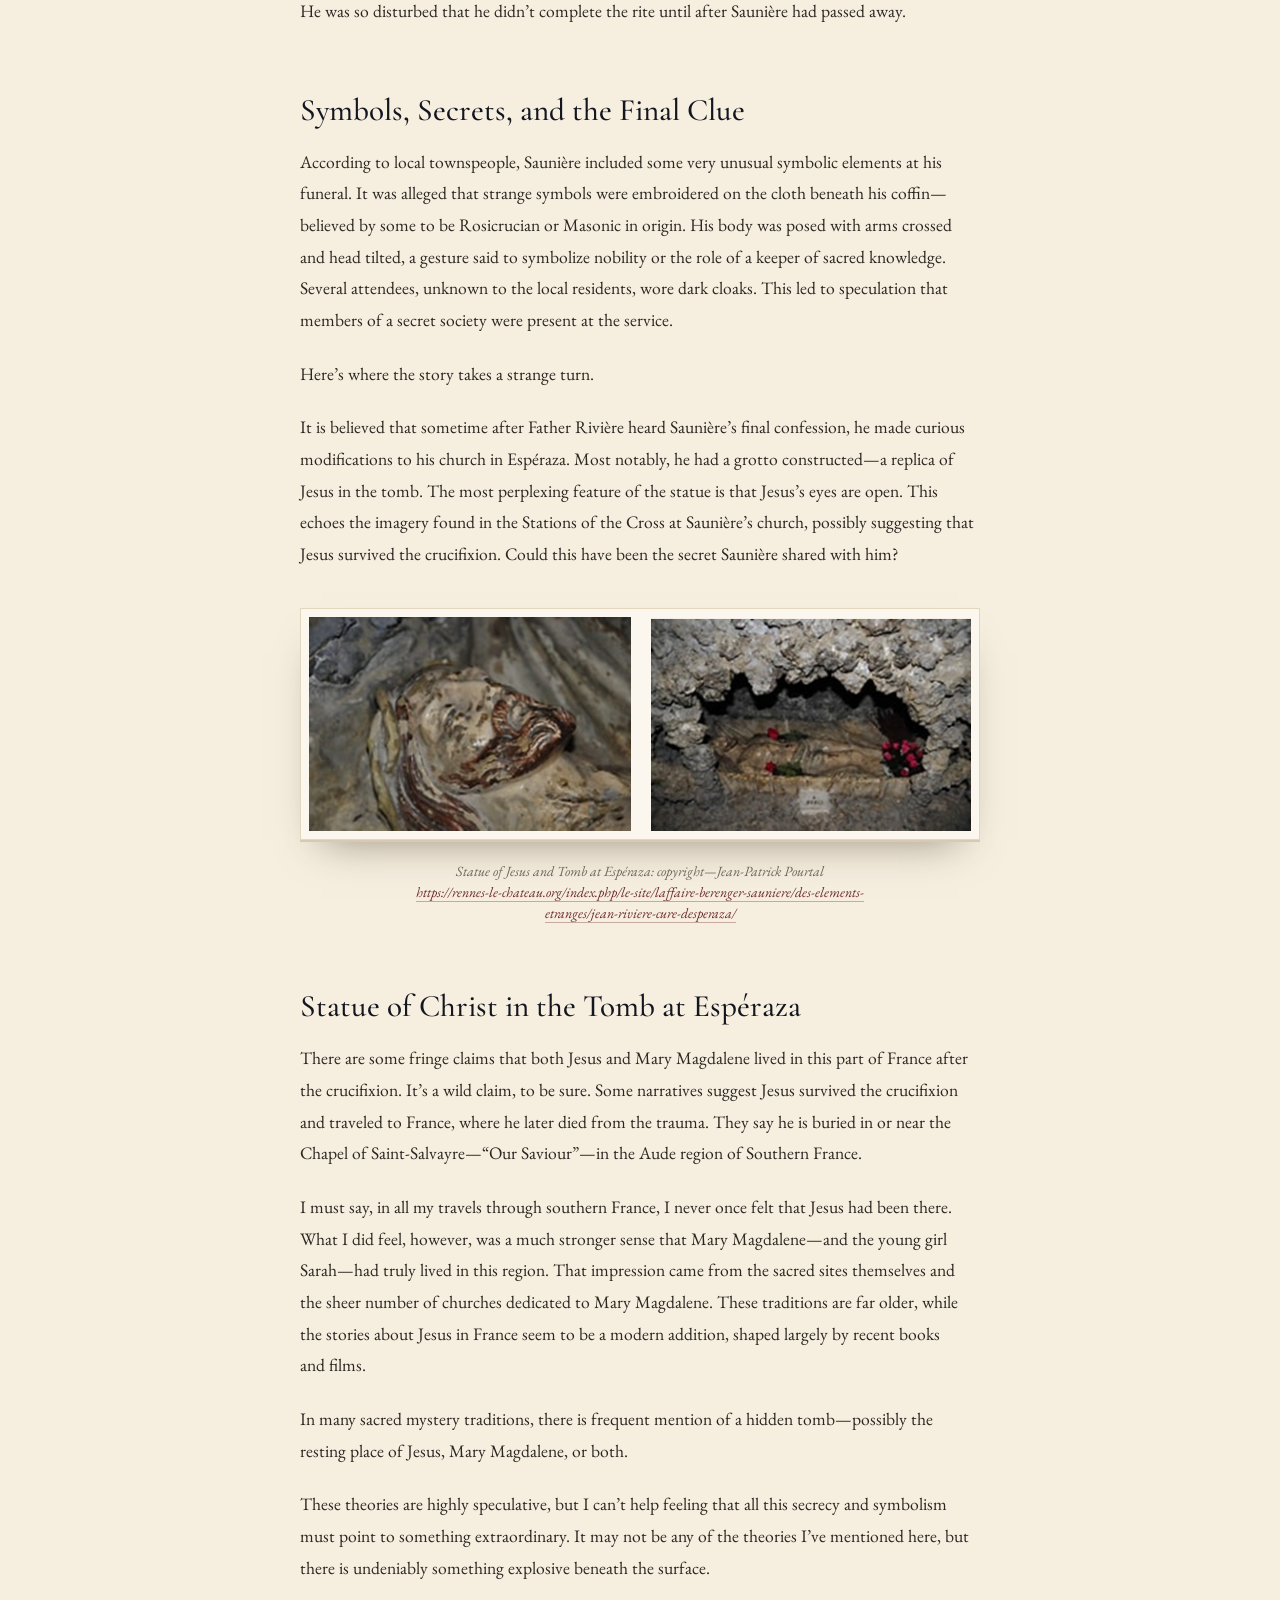
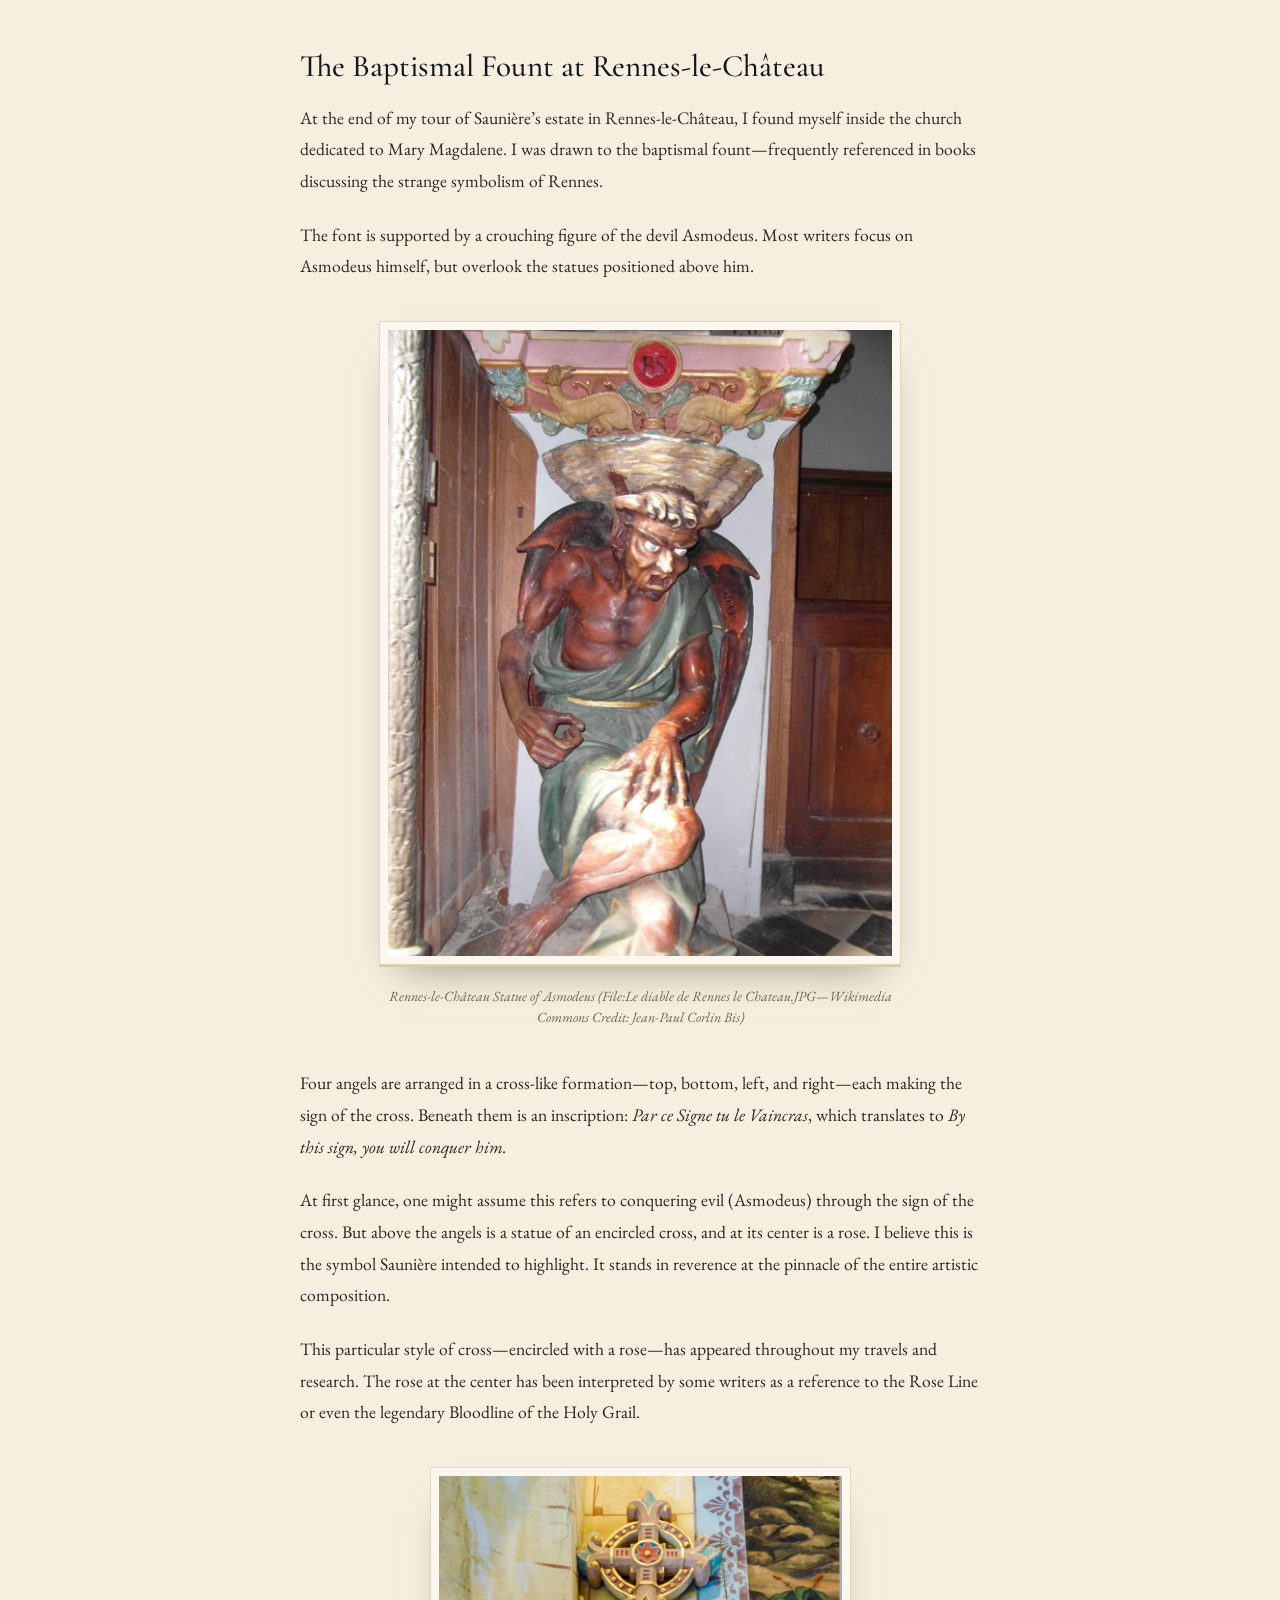
<file: blog/on-the-da-vinci-code-trail.html>
<!DOCTYPE html>
<html lang="en">
<head>
  <meta charset="UTF-8">
  <meta name="viewport" content="width=device-width, initial-scale=1.0">
  <title>On The Da Vinci Code Trail — Howard Brass</title>
  <meta name="description" content="How My Family History Led Me Into France’s Oldest Mystery">
  <meta property="og:title" content="On The Da Vinci Code Trail — Howard Brass">
  <meta property="og:description" content="How My Family History Led Me Into France’s Oldest Mystery">
  <meta property="og:type" content="article">
  <meta property="og:image" content="../img/blog/on-the-da-vinci-code-trail/4.jpg">
  <link rel="icon" href="data:image/svg+xml,%3Csvg xmlns='http://www.w3.org/2000/svg' viewBox='0 0 32 32'%3E%3Crect width='32' height='32' rx='6' fill='%231f2638'/%3E%3Cpath d='M16 9c-3-2-7-2-9-1v15c2-1 6-1 9 1 3-2 7-2 9-1V8c-2-1-6-1-9 1zM16 9v15' fill='none' stroke='%23d9b56a' stroke-width='1.5'/%3E%3C/svg%3E">
  <link rel="preconnect" href="https://fonts.googleapis.com">
  <link rel="preconnect" href="https://fonts.gstatic.com" crossorigin>
  <link href="https://fonts.googleapis.com/css2?family=Cormorant+Garamond:ital,wght@0,500;0,600;1,500&family=EB+Garamond:ital,wght@0,400;0,500;1,400&family=Pinyon+Script&display=swap" rel="stylesheet">
  <link rel="stylesheet" href="../css/style.css">
  <script>document.documentElement.className = "js";</script>
</head>
<body>

  <!-- Reading ribbon: grows as the visitor reads down the page -->
  <div class="ribbon" id="ribbon" aria-hidden="true"></div>

  <!-- ============ Header ============ -->
  <header class="header" id="header">
    <div class="wrap">
      <a href="../index.html" class="logo">Howard <em>Brass</em></a>
      <nav class="nav" id="nav" aria-label="Main">
        <a href="../index.html">Home</a>
        <a href="../about.html">About</a>
        <a href="../books.html">Books</a>
        <a href="../artworks.html">Artworks</a>
        <a href="../blog.html" aria-current="page">Blog</a>
      </nav>
      <button class="menu-btn" id="menuBtn" aria-label="Open menu" aria-expanded="false" aria-controls="nav">
        <span></span><span></span>
      </button>
    </div>
  </header>

  <main>

    <!-- ============ Chapter heading ============ -->
    <section class="page-hero post-hero">
      <div class="wrap narrow center">
        <span class="ch-num reveal">History &middot; 14 min read</span>
        <h1 class="reveal" style="--d:.08s">On The Da Vinci Code Trail</h1>
        <p class="post-dek reveal" style="--d:.16s">How My Family History Led Me Into France’s Oldest Mystery</p>
        <span class="ch-orn reveal" style="--d:.22s" aria-hidden="true"><i></i><b class="fl"></b><i></i></span>
        <p class="post-meta reveal" style="--d:.28s">By Howard Brass &middot; <time datetime="2026-05-12">12 May 2026</time></p>
      </div>
    </section>

    <!-- ============ The article ============ -->
    <article class="section paper-bg article">
      <div class="article-body">
        <p class="dropcap">In the shadows of medieval castles and cathedrals across Southern France, local folklore has fascinated the world for centuries. Legends of sacred secrets and hidden mysteries have long attracted the interest of researchers and truth-seekers alike.</p><p>Dan Brown, author of <em>The Da Vinci Code</em>, weaves a tale around a religious secret so powerful it could threaten the very foundation of the Roman Catholic Church. In his novel, he suggests Mary Magdalene was not merely a devoted follower of Jesus, but also his wife and the mother of his child. Their union, he claims, produced a bloodline. The term “Holy Grail” is reinterpreted — not as a cup, but as a metaphor for the womb that carried Christ’s blood in the form of a child. This lineage is now referred to as the “Bloodline of the Holy Grail.”</p><p>Although <em>The Da Vinci Code</em> is fiction, it draws from modern books that present speculative theories — including the idea that Jesus and Mary Magdalene were a couple who had children. Their descendants are believed to have married into the royal bloodlines of France and, eventually, Scotland. The surname most often linked to this holy bloodline is St. Clair in France — or Sinclair, the anglicized form, in Scotland.</p><p>After reading <em>The Da Vinci Code</em>, I was instantly intrigued by the possibility that this could be true. I began reading everything I could find on the topic and related subjects. One recurring theme in these books was the suggested connection between the Knights Templar, the Sinclair name, and Mary Magdalene — a connection rooted more in legend than in documented history. The Knights Templar are often described as the “Protectors of the Holy Grail.”</p><p>In one book, <em>The Hiram Key</em>, I discovered that the St. Clairs — or Sinclairs — had once ruled over the remote and obscure Orkney Islands in Northern Scotland. This struck me as strange, because my own family — the Brass family — had emigrated from the Orkney Islands to Canada in the 1850s. According to oral family history, the Brass family were Protestant Huguenots from France who fled to Scotland centuries ago. Our surname was originally Bras or de Bras.</p><p>I found it coincidental that my ancestors had lived in the same regions as the Sinclairs. My curiosity was piqued. I began to wonder whether there had ever been any interaction between our families.</p><p>I was astounded when researching my Brass ancestry in the Orkney Islands, I found my five times great-grandfather, Magnus Brass had married a woman named Katherine Sinclair. After additional research, I discovered she was a descendant of the Sinclair royals. She was from a cadet line who did not inherit royal titles. Titles were most often passed to the eldest son or another male relative. The cadet line is from a junior line of descent, most likely a younger son.</p><p>First, I questioned whether there was any truth to the legend that Jesus and Mary were husband and wife. If so, did they have children and descendants? And could my ancestors’ paths have crossed with those of the Sinclairs in Scotland?</p><p>After discovering this connection, I decided to travel to France to investigate further.</p><p>Through genealogical research, I found that the French form of our family name had early origins in the southern part of France. The earliest record I uncovered was of a man named Pons de Bras from 1027, in the region of Bouches-du-Rhône. This is the very region where local legends say Mary Magdalene arrived sometime after the crucifixion. It was the second time I discovered a branch of my family connected, in some way, to the long‑standing traditions surrounding Mary Magdalene.</p><p>Over time, the name migrated west into the Aude, where it appeared in greater concentration centuries later.</p><p>I would eventually learn that both Bouches-du-Rhône and the Aude played pivotal roles in historical events tied to the mystery described in <em>The Da Vinci Code</em>.</p><p>One particularly compelling story centers on the village of Rennes-le-Château — a key source of inspiration for both fictional and non-fictional accounts of the Holy Grail mystery.</p><h2>Rennes-le-Château &amp; Bérenger Saunière</h2><p>Rennes-le-Château is a quaint hilltop village with breathtaking views of the Pyrenees Mountains. Located in the Aude region — where the Bras name was concentrated — it became famous due to its enigmatic parish priest, Bérenger Saunière.</p><figure><img src="../img/blog/on-the-da-vinci-code-trail/1.jpg" alt="Bérenger Saunière (Public Domain)" width="124" height="180"><figcaption>Bérenger Saunière (Public Domain)</figcaption></figure><p>The mystery surrounding Rennes-le-Château involves how Saunière acquired immense wealth and undertook extensive renovations throughout the village. His additions were filled with strange symbolism, as if he were trying to convey cryptic messages about a deeper mystery.</p><p>According to local accounts and long‑standing village tradition, workers uncovered a pot filled with medals and gold during the renovation of the church beneath a stone slab near the altar. Saunière dismissed the items as worthless religious trinkets, but villagers believed they were far more valuable. Additional discoveries allegedly included coins, ancient parchments, and even a tomb or crypt. One stone depicted two men on horseback — a symbol associated with the Knights Templar.</p><p>Many speculate that these treasures were linked to the Visigoths or the Knights Templar, possibly even part of the legendary Holy Grail. Some researchers have speculated that Saunière may have uncovered a sacred genealogy — possibly even connected to the legendary bloodline of Jesus and Mary Magdalene.</p><h2>Symbols of Mary Magdalene</h2><p>Saunière’s constructions appear to honor Mary Magdalene. He built a tower named the <em>Tour de Magdala</em>, referencing the Aramaic word for “tower” or “fortress.” Mary was said to be from the town of Migdal, and some believe Jesus gave her the title to signify her spiritual stature. The tower contains 22 steps, symbolizing her feast day: July 22.</p><figure><img src="../img/blog/on-the-da-vinci-code-trail/2.jpg" alt="Mary Magdalene (painting by Frederick Sandys 1859, Public Domain)" width="500" height="602" loading="lazy"><figcaption>Mary Magdalene (painting by Frederick Sandys 1859, Public Domain)</figcaption></figure><figure><img src="../img/blog/on-the-da-vinci-code-trail/3.jpg" alt="Tour Magdala (photo by Mairie de Rennes-le-Chateau Creative Commons Share and Share Alike 4.0 License)" width="500" height="752" loading="lazy"><figcaption>Tour Magdala (photo by Mairie de Rennes-le-Chateau Creative Commons Share and Share Alike 4.0 License)</figcaption></figure><p>He also built a manor house called <em>Bethania</em>, referencing Bethany — the biblical home of Mary Magdalene, Martha, and Lazarus.</p><p>Inside the church, Saunière added features that seem designed to transmit secret messages. In the 14th Station of the Cross, Jesus is shown being removed from the tomb — contradicting the biblical account that he was placed there before nightfall. Some say his eyes appear open, suggesting he may have survived the crucifixion.</p><p>Another curious detail is the arrangement of statues within the church. The initials of five saints spell out G-R-A-I-L:</p><ul><li><strong>G</strong> — Saint Germain</li><li><strong>R</strong> — Saint Roch</li><li><strong>A</strong> — Saint Anthony (Hermit or Padua)</li><li><strong>I</strong> — Saint John the Baptist (<em>Ioannes</em>)</li><li><strong>L</strong> — Saint Luke</li></ul><p>At the center stands Mary Magdalene, with her initial “M” forming the focal point — suggesting she is the Keeper of the Grail. This may symbolize her role as bearer of the Holy Grail bloodline and explain why the Knights Templar are so closely associated with her.</p><h2>The Three Marys &amp; the Journey to France</h2><p>A long‑standing Provençal tradition claims that Mary Magdalene arrived in Southern France about twelve years after the crucifixion. She was said to be accompanied by Martha (her sister), Lazarus (her brother), Mary Salome (sister of the Virgin Mary), and Mary Jacobe (possibly another sister of the Virgin Mary). These are the Three Marys mentioned at Jesus’s tomb in biblical accounts. The fishing village where they landed was named <em>Les Saintes Maries de la Mer</em> in their honor.</p><p>Also among them was Maximinus (Saint Maximin), one of Jesus’s 72 disciples and later bishop of Aix-en-Provence.</p><h2>The Three Marys and the Mystery of Sara</h2><p>According to legend, a young girl traveled with Mary Magdalene to Provence, France. Some traditions describe her as a servant, while later legends portray her as the possible daughter of Mary Magdalene — and, in some versions, of Jesus. Her name was Sara — now venerated as Saint Sara. Intriguingly, the name <em>Sara</em> means “princess” in Hebrew. She is traditionally depicted with dark skin, which may be symbolic. In ancient times, darkness often represented secrecy or something hidden. This imagery could lend weight to the theory that Mary and Jesus had a child.</p><p>The area where they are said to have landed is called Bouches-du-Rhône. As I mentioned earlier, this region is the earliest known reference point for my French family name. I found this coincidence striking. During my travels, we visited Les Saintes-Maries-de-la-Mer and the tomb of Saint Sara beneath the church there. A dark-skinned effigy of Sara stands beside what is believed to be her crypt.</p><figure><img src="../img/blog/on-the-da-vinci-code-trail/4.jpg" alt="Shrine of St. Sara Beneath the Church of the Saintes Maries de la Mer (Public Domain)" width="1280" height="960" loading="lazy"><figcaption>Shrine of St. Sara Beneath the Church of the Saintes Maries de la Mer (Public Domain)</figcaption></figure><h2>The Town of Bras</h2><p>Later, we journeyed to a town bearing our family’s French surname — Bras — located about 150 kilometers from Les Saintes-Maries-de-la-Mer. Bras is a picturesque hillside village surrounded by oak and pine forests, vineyards, and olive groves. In medieval times, it served as a central hub for the Knights Templar.</p><p>Centuries ago, most common people did not have surnames. They were often identified by the town or village they came from — like Leonardo da Vinci, who hailed from Vinci. In early genealogical records, our name appeared as <em>de Bras</em>, which made me wonder if this town was the origin of our family name.</p><h2>Discoveries in Bras</h2><p>While researching Bras, I made some startling discoveries. The town and its fortress — known as a <em>commanderie</em> — were built by the Knights Templar. Even more surprising was the name of the Templar commander who oversaw its construction: Foulques de Bras. I thought, “What are the odds that the builder of this place shared our ancient family name?”</p><figure><img src="../img/blog/on-the-da-vinci-code-trail/5.jpg" alt="Hilltop Templar Fortifications at Bras (Photo by Author)" width="720" height="539" loading="lazy"><figcaption>Hilltop Templar Fortifications at Bras (Photo by Author)</figcaption></figure><h3>Chapel of Our Lady of Bethlehem (Built by the Knights Templar)</h3><p>Foulques’s name intrigued me. I searched for its meaning, suspecting it might hold deeper significance. While I couldn’t find a direct French translation, a local dialect suggested the name meant “tribe” or “people.” In French, <em>bras</em> typically means “arm,” but it can also refer to a branch — like a branch of a river. The town’s original name was <em>Brachium de Bras</em>, with <em>brachium</em> being Latin for both “arm” and “branch.” So, the name could be interpreted as “arm of the arm” or “branch of the branch.”</p><figure><img src="../img/blog/on-the-da-vinci-code-trail/6.jpg" alt="Author at Chapel of Our Lady of Bethlehem (Photo by Author)" width="720" height="539" loading="lazy"><figcaption>Author at Chapel of Our Lady of Bethlehem (Photo by Author)</figcaption></figure><p>This fascinated me, especially since one of Jesus’s messianic titles in the Bible is “the Branch.” Could “Tribe of the Branch” refer to someone from the tribe of Jesus — or perhaps the Tribe of Judah, to which Jesus belonged?</p><p>Some esoteric writers suggest that Templar commanders like Foulques were part of a spiritual lineage that preserved ancient wisdom. This esoteric knowledge may have roots in Egyptian, Judaic, or Cathar traditions. It’s been theorized that individuals like Foulques de Bras passed this sacred knowledge on to future leaders within the secretive Templar order.</p><h2>Saint-Maximin-la-Sainte-Baume</h2><p>Another remarkable discovery was the proximity of Bras to Saint-Maximin-la-Sainte-Baume — just ten kilometers away. This town is home to a basilica dedicated to Mary Magdalene, which claims to house her remains.</p><p>Beneath the church lies a crypt where her relics are displayed. We descended into the chapel and saw the golden reliquary said to contain her skull.</p><figure><img src="../img/blog/on-the-da-vinci-code-trail/7.jpg" alt="Saint-Maximin-la-Sainte-Baume (Photo by Author)" width="720" height="539" loading="lazy"><figcaption>Saint-Maximin-la-Sainte-Baume (Photo by Author)</figcaption></figure><h3>The Skull of Mary Magdalene</h3><p>A preserved lock of hair kept at the church has been <em>reported</em> to belong to the K1a1b1a subclade, common among Mediterranean Jewish populations. This suggests a Mediterranean Jewish ancestry. Some sources estimate the age of the remains to be around 50 years old. While circumstantial, this evidence may support the claim that these are indeed the remains of Mary Magdalene.</p><figure><img src="../img/blog/on-the-da-vinci-code-trail/8.jpg" alt="Reliquary containing the alleged remains of Mary Magdalene (Public Domain)" width="400" height="621" loading="lazy"><figcaption>Reliquary containing the alleged remains of Mary Magdalene (Public Domain)</figcaption></figure><h2>Saunière’s Discovery and a Deadly Chain of Events</h2><p>If Bérenger Saunière, the priest of Rennes-le-Château, discovered proof or artifacts confirming a sacred bloodline, it might explain a deadly event that followed.</p><p>On September 21, 1891, Saunière wrote in his diary: “Letter from Granès. Discovery of a tomb. Rain in the evening.” Some believe Granès tipped him off about where to search in the church.</p><p>Within a week, Saunière met with fellow priests Abbé Antoine Gélis and Abbé Henri Boudet. Given the timing, it’s likely he shared the secrets he had uncovered. What followed was a series of disturbing events.</p><p>Father Gélis, one of Saunière’s confidants, began exhibiting paranoid behavior. He became reclusive, installed a bell alarm system in his home, and only allowed visitors by password. It was clear he feared someone — or several people.</p><h3>The Murder of Father Gélis</h3><p>In 1881, Gélis survived an attempted murder. This confirmed that the threats he feared were real.</p><p>Then, in 1897, he was found bludgeoned to death in his kitchen — struck 14 times with fireplace tongs and a hatchet. His body was posed in what some described as a ritualistic manner. There were no signs of forced entry, and the alarm system had been disabled. It’s believed he knew his killer.</p><p>Oddly, the money in his home was untouched, but the house had been ransacked — suggesting the intruder was searching for something specific. Some speculate Gélis was tortured for documents or information related to the secret Saunière had shared.</p><p>An encoded document was found in the house and sent to Paris for decoding. It revealed hiding places for 13,000 francs in gold coins — enough to live on for twenty years at the time. Adjusted for inflation and gold value, that would be about $180,000 today.</p><p>I wondered whether Gélis had been silenced to prevent him from revealing the secret of Rennes-le-Château. Could he have been eliminated by an agent of the Vatican seeking to suppress evidence of a bloodline from Jesus and Mary Magdalene?</p><h2>A Cryptic Clue</h2><p>One of the strangest clues left behind was a note written on cigarette paper — odd, since Gélis didn’t smoke. It read: <em>“Viva Angelina.”</em> Translated, this means “Long live the messenger of God.” <em>Angelina</em> is the feminine form of <em>Angelus</em>, or “angel.” In this context, the only feminine “messenger of God” I could think of was Mary Magdalene. Was this note left by a protector of the secret — or someone mocking and sending a warning?</p><h2>Symbolism and Final Rites</h2><p>It seems that many priests who were close to Saunière incorporated strange symbolism into their churches or writings.</p><p>One notable example is Father Rivière, who, according to legend, administered Saunière’s Last Rites. Witnesses say Rivière left the room pale and visibly shaken by what Saunière had told him. He was so disturbed that he didn’t complete the rite until after Saunière had passed away.</p><h2>Symbols, Secrets, and the Final Clue</h2><p>According to local townspeople, Saunière included some very unusual symbolic elements at his funeral. It was alleged that strange symbols were embroidered on the cloth beneath his coffin — believed by some to be Rosicrucian or Masonic in origin. His body was posed with arms crossed and head tilted, a gesture said to symbolize nobility or the role of a keeper of sacred knowledge. Several attendees, unknown to the local residents, wore dark cloaks. This led to speculation that members of a secret society were present at the service.</p><p>Here’s where the story takes a strange turn.</p><p>It is believed that sometime after Father Rivière heard Saunière’s final confession, he made curious modifications to his church in Espéraza. Most notably, he had a grotto constructed — a replica of Jesus in the tomb. The most perplexing feature of the statue is that Jesus’s eyes are open. This echoes the imagery found in the Stations of the Cross at Saunière’s church, possibly suggesting that Jesus survived the crucifixion. Could this have been the secret Saunière shared with him?</p><figure><img src="../img/blog/on-the-da-vinci-code-trail/9.png" alt="Statue of Jesus and Tomb at Espéraza: copyright — Jean-Patrick Pourtal https://rennes-le-chateau.org/index.php/le-site/laffaire-berenger-sauniere/des-elements-etranges/jean-riviere-cure-desperaza/" width="695" height="224" loading="lazy"><figcaption>Statue of Jesus and Tomb at Espéraza: copyright — Jean-Patrick Pourtal<br> <a target="_blank" rel="noopener" href="https://rennes-le-chateau.org/index.php/le-site/laffaire-berenger-sauniere/des-elements-etranges/jean-riviere-cure-desperaza/">https://rennes-le-chateau.org/index.php/le-site/laffaire-berenger-sauniere/des-elements-etranges/jean-riviere-cure-desperaza/</a></figcaption></figure><h2>Statue of Christ in the Tomb at Espéraza</h2><p>There are some fringe claims that both Jesus and Mary Magdalene lived in this part of France after the crucifixion. It’s a wild claim, to be sure. Some narratives suggest Jesus survived the crucifixion and traveled to France, where he later died from the trauma. They say he is buried in or near the Chapel of Saint-Salvayre — “Our Saviour” — in the Aude region of Southern France.</p><p>I must say, in all my travels through southern France, I never once felt that Jesus had been there. What I did feel, however, was a much stronger sense that Mary Magdalene — and the young girl Sarah — had truly lived in this region. That impression came from the sacred sites themselves and the sheer number of churches dedicated to Mary Magdalene. These traditions are far older, while the stories about Jesus in France seem to be a modern addition, shaped largely by recent books and films.</p><p>In many sacred mystery traditions, there is frequent mention of a hidden tomb — possibly the resting place of Jesus, Mary Magdalene, or both.</p><p>These theories are highly speculative, but I can’t help feeling that all this secrecy and symbolism must point to something extraordinary. It may not be any of the theories I’ve mentioned here, but there is undeniably something explosive beneath the surface.</p><h2>The Baptismal Fount at Rennes-le-Château</h2><p>At the end of my tour of Saunière’s estate in Rennes-le-Château, I found myself inside the church dedicated to Mary Magdalene. I was drawn to the baptismal fount — frequently referenced in books discussing the strange symbolism of Rennes.</p><p>The font is supported by a crouching figure of the devil Asmodeus. Most writers focus on Asmodeus himself, but overlook the statues positioned above him.</p><figure><img src="../img/blog/on-the-da-vinci-code-trail/10.png" alt="Rennes-le-Château Statue of Asmodeus (File:Le diable de Rennes le Chateau.JPG — Wikimedia Commons Credit: Jean-Paul Corlin Bis)" width="522" height="649" loading="lazy"><figcaption>Rennes-le-Château Statue of Asmodeus (File:Le diable de Rennes le Chateau.JPG — Wikimedia Commons Credit: Jean-Paul Corlin Bis)</figcaption></figure><p>Four angels are arranged in a cross-like formation — top, bottom, left, and right — each making the sign of the cross. Beneath them is an inscription: <em>Par ce Signe tu le Vaincras</em>, which translates to <em>By this sign, you will conquer him.</em></p><p>At first glance, one might assume this refers to conquering evil (Asmodeus) through the sign of the cross. But above the angels is a statue of an encircled cross, and at its center is a rose. I believe this is the symbol Saunière intended to highlight. It stands in reverence at the pinnacle of the entire artistic composition.</p><p>This particular style of cross — encircled with a rose — has appeared throughout my travels and research. The rose at the center has been interpreted by some writers as a reference to the Rose Line or even the legendary Bloodline of the Holy Grail.</p><figure><img src="../img/blog/on-the-da-vinci-code-trail/11.png" alt="Upper Portion of Baptismal Font At Rennes-le-Château (Alamy)" width="421" height="649" loading="lazy"><figcaption>Upper Portion of Baptismal Font At Rennes-le-Château (Alamy)</figcaption></figure><h2>A Familiar Symbol</h2><p>Although the symbol hints at a bloodline, I sensed there was something deeper. At the time, I didn’t realize I had seen it before — back in Canada. In fact, I was very familiar with it. Just another strange coincidence… or was it?</p><p>I felt that if I could decode this symbol, I might uncover the true meaning of the Holy Grail.</p><p>This was not the end of my journey. It would lead me through more twists, turns, and uncanny “coincidences.” Eventually, I would decode the image — and discover that its meaning holds the potential to heal all of humanity.</p><p>If you enjoyed this journey, follow me for the next chapter — the symbol I decoded that changed everything.</p>
      </div>
      <footer class="article-end">
        <svg class="signature reveal" viewBox="0 0 360 90" aria-hidden="true">
          <text x="50%" y="62" text-anchor="middle">Howard Brass</text>
        </svg>
      </footer>
    </article>

    <!-- ============ Previous / next ============ -->
    <nav class="post-nav paper-bg" aria-label="More articles">
      <div class="wrap">
        <a href="viking-treasure-of-the-orkney-islands.html" class="pn-link pn-prev"><span class="ch-num">&larr; Newer article</span><b>Unearthing My Roots</b></a>
        <a href="../blog.html" class="pn-all">All articles</a>
        <a href="the-da-vinci-code-legacy.html" class="pn-link pn-next"><span class="ch-num">Older article &rarr;</span><b>The Da Vinci Code Legacy</b></a>
      </div>
    </nav>

    <!-- ============ Newsletter ============ -->
    <section class="section paper2-bg" id="letters">
      <div class="wrap">
        <div class="letter reveal">
          <span class="seal" aria-hidden="true">HB</span>
          <span class="ch-num">Letters</span>
          <h2>New chapters, <em>by post</em></h2>
          <p>New articles, paintings and book news, sent now and then. No spam, ever.</p>
          <!-- Submits to the backend once built: subscribers are saved in the admin dashboard -->
          <form class="nl-form" id="nlForm" novalidate>
            <input type="email" id="nlEmail" name="email" placeholder="Your email address" aria-label="Email address" required autocomplete="email">
            <button type="submit" class="btn btn-ink">Subscribe</button>
          </form>
          <p class="nl-msg" id="nlMsg" role="status"></p>
        </div>
      </div>
    </section>

  </main>

  <!-- ============ Footer ============ -->
  <footer class="footer">
    <div class="wrap">
      <div class="footer-top">
        <div>
          <a href="../index.html" class="logo">Howard <em>Brass</em></a>
          <p class="footer-tag">Author, historical researcher and self-taught fine artist from Saskatchewan, Canada.</p>
        </div>
        <nav class="footer-links" aria-label="Footer">
          <a href="../about.html">About</a>
          <a href="../books.html">Books</a>
          <a href="../artworks.html">Artworks</a>
          <a href="../blog.html">Blog</a>
          <a href="https://medium.com/@atlantisroots" target="_blank" rel="noopener">Medium</a>
          <a href="https://www.instagram.com/howardqueencitygallery/" target="_blank" rel="noopener">Instagram</a>
        </nav>
      </div>
      <p class="fin" aria-hidden="true">The End</p>
      <div class="footer-bottom">
        <span>&copy; <span id="year"></span> Howard Brass. All rights reserved.</span>
        <span>Saskatchewan, Canada</span>
      </div>
    </div>
  </footer>


  <script src="../js/main.js"></script>
</body>
</html>
</file>
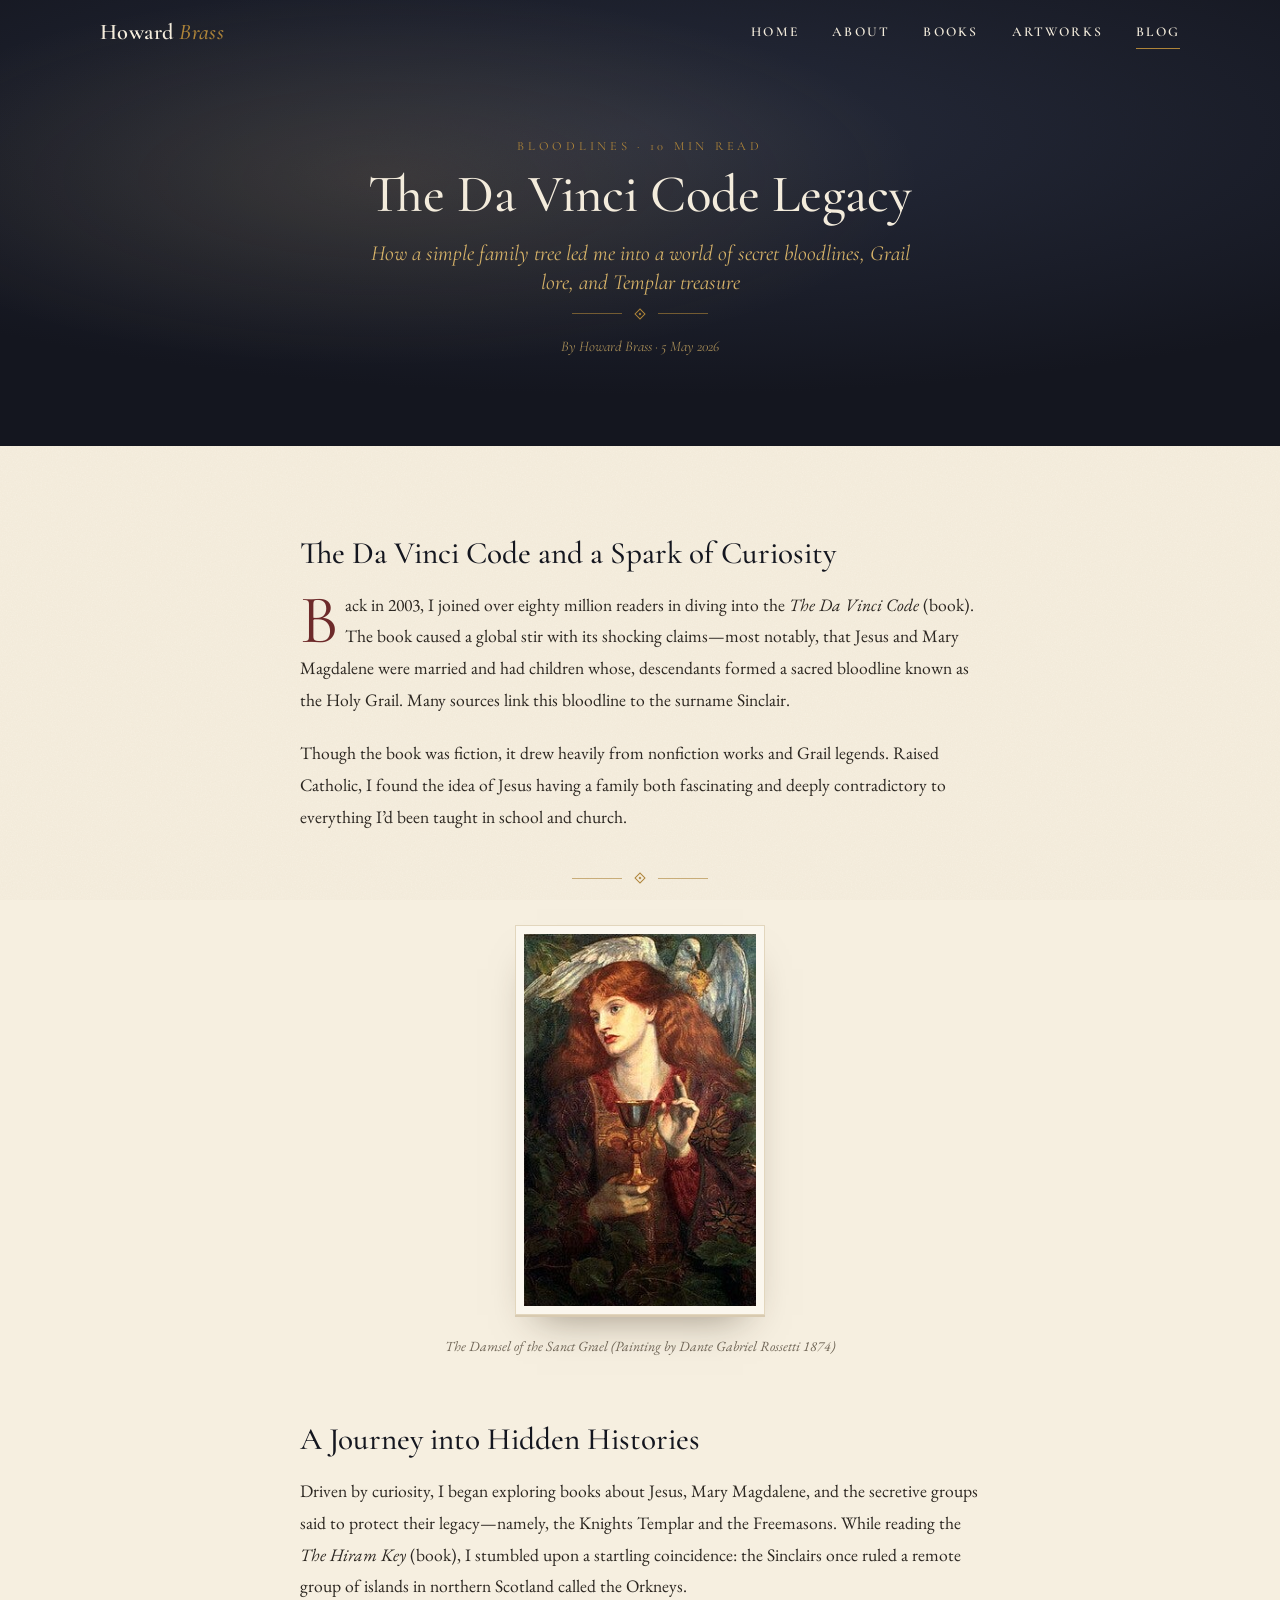
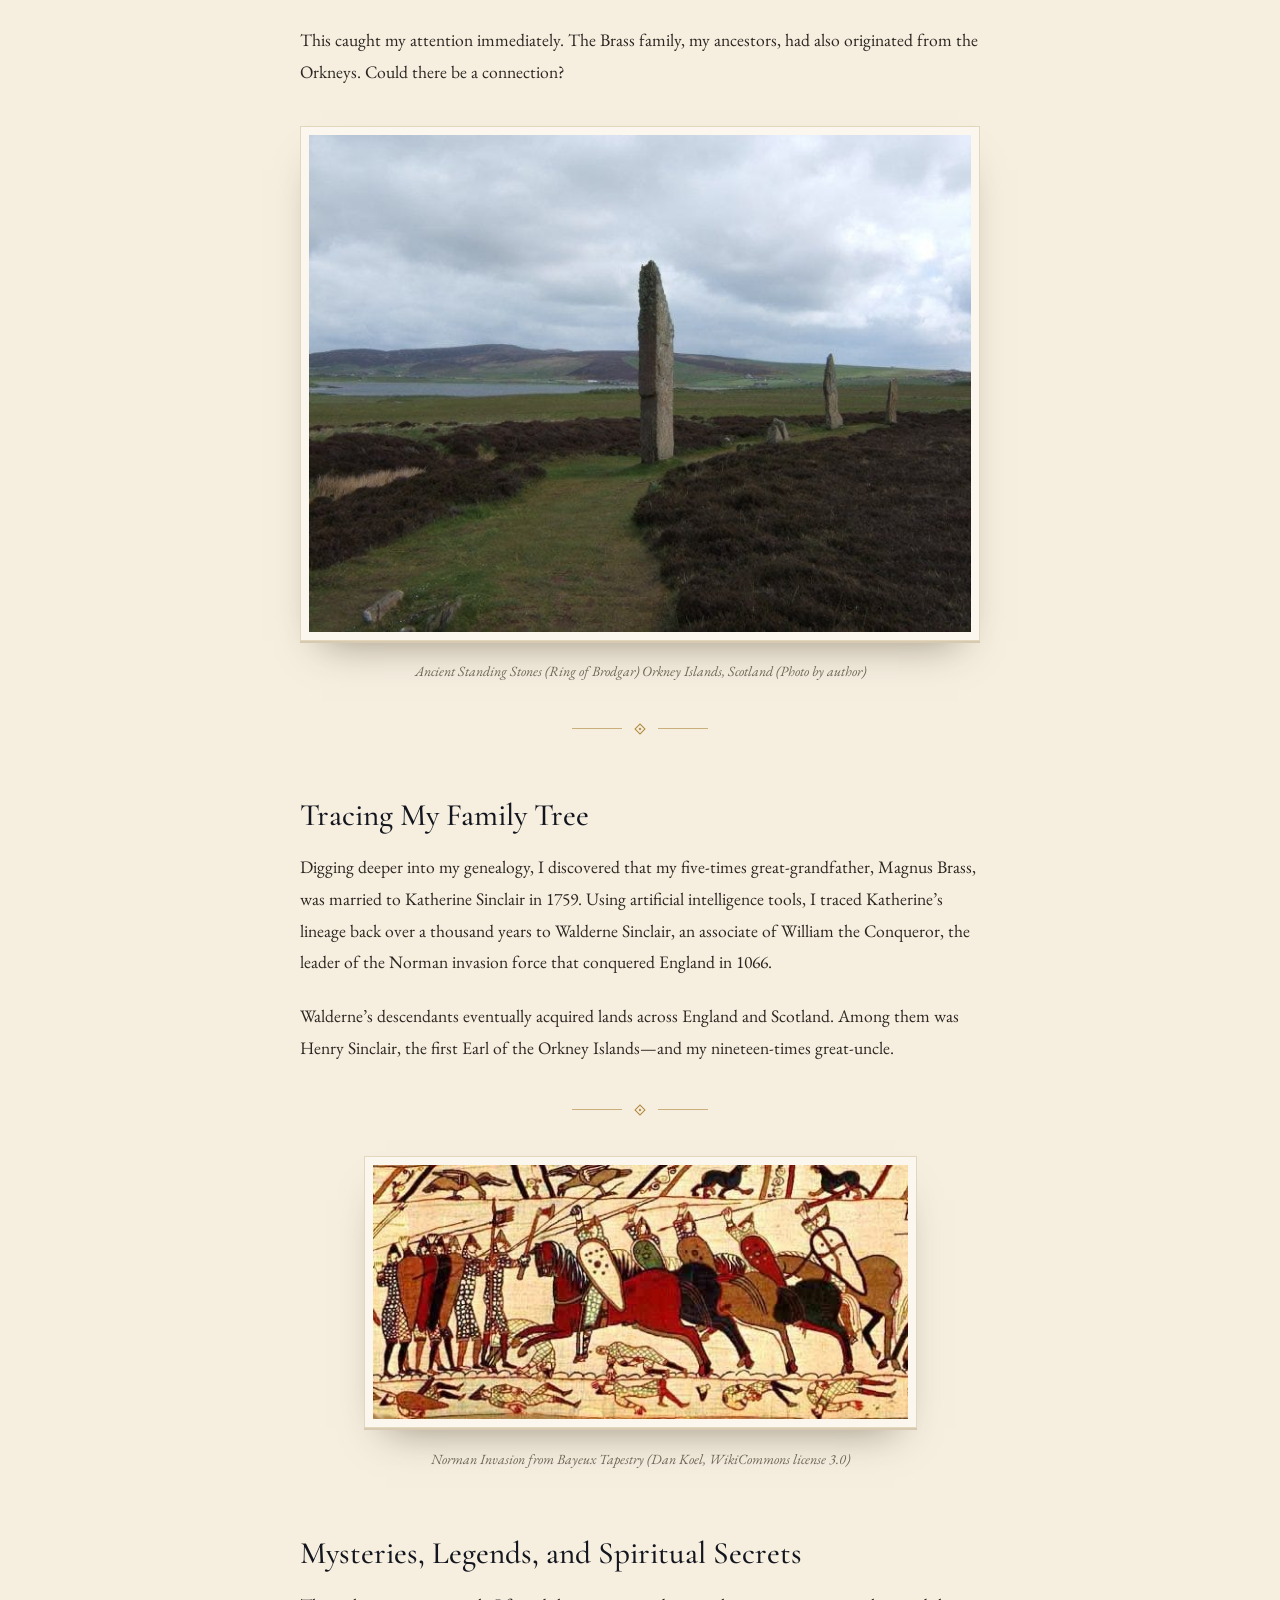
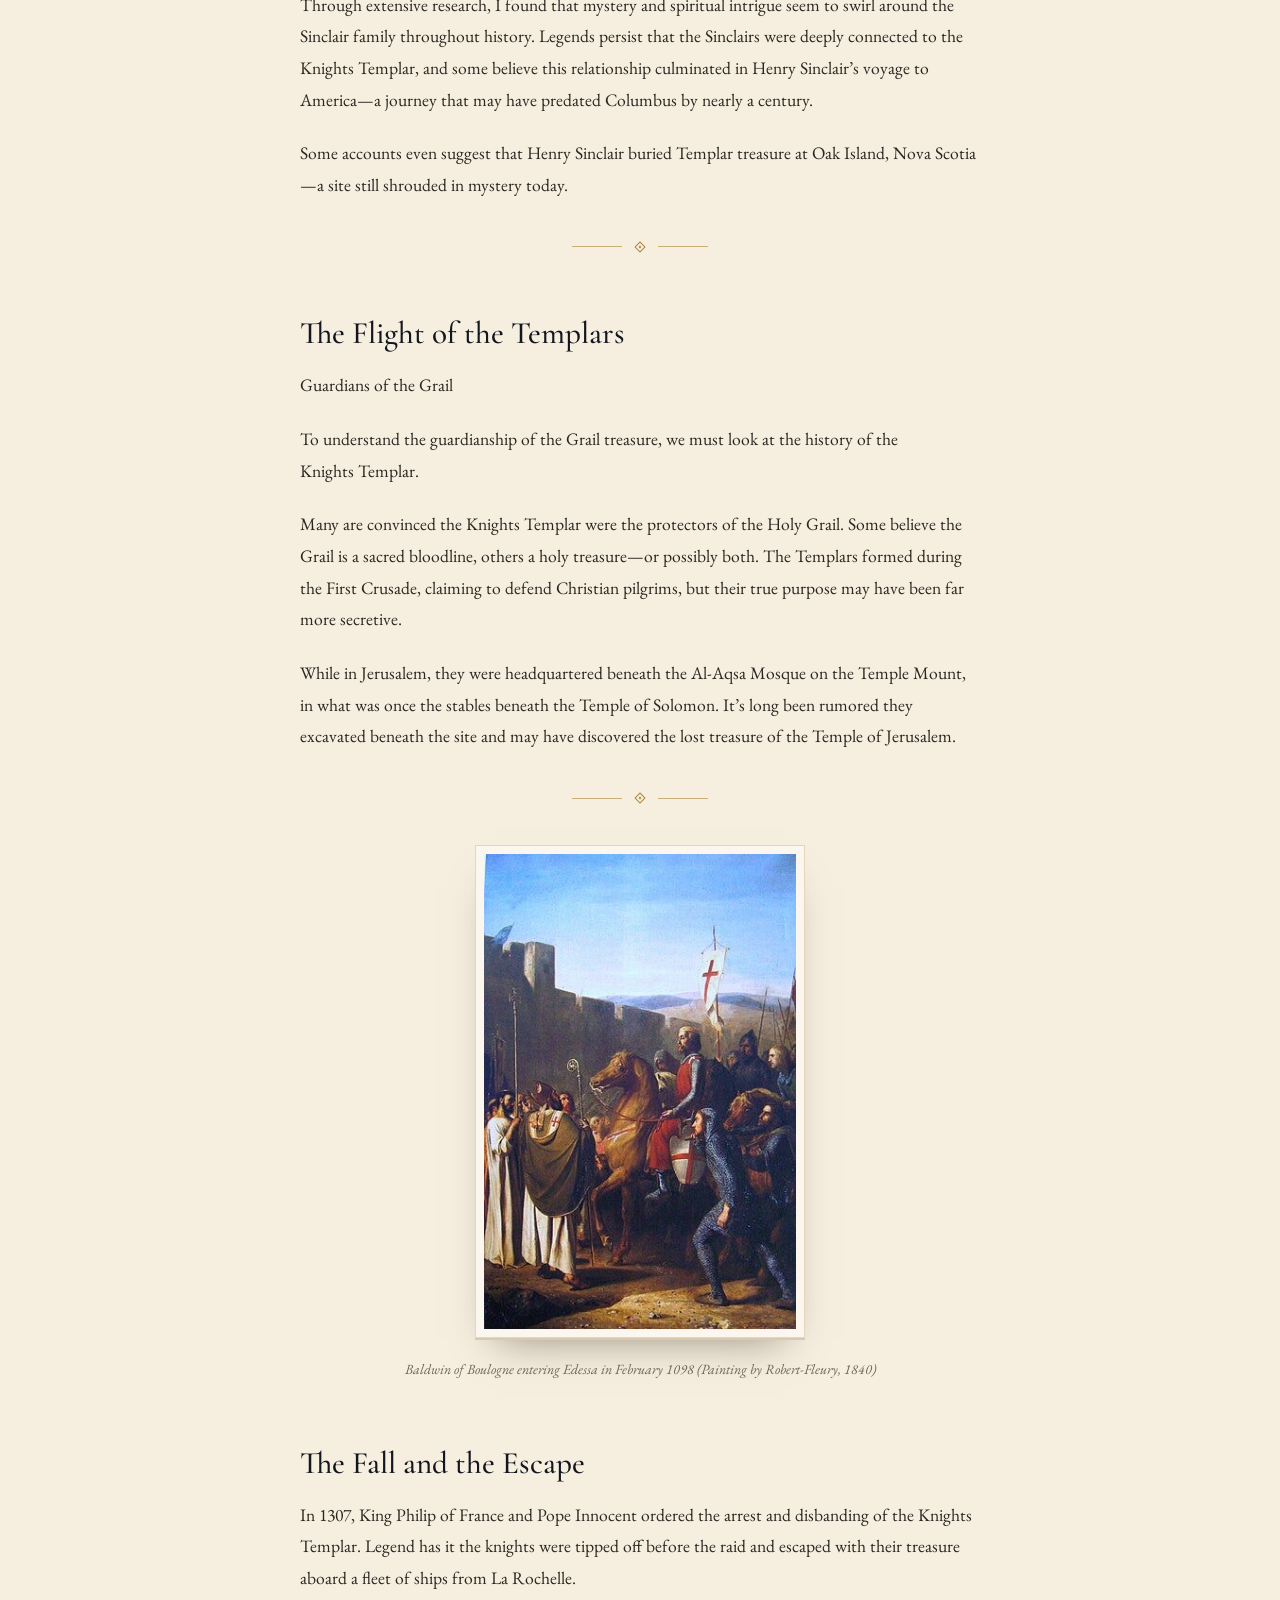
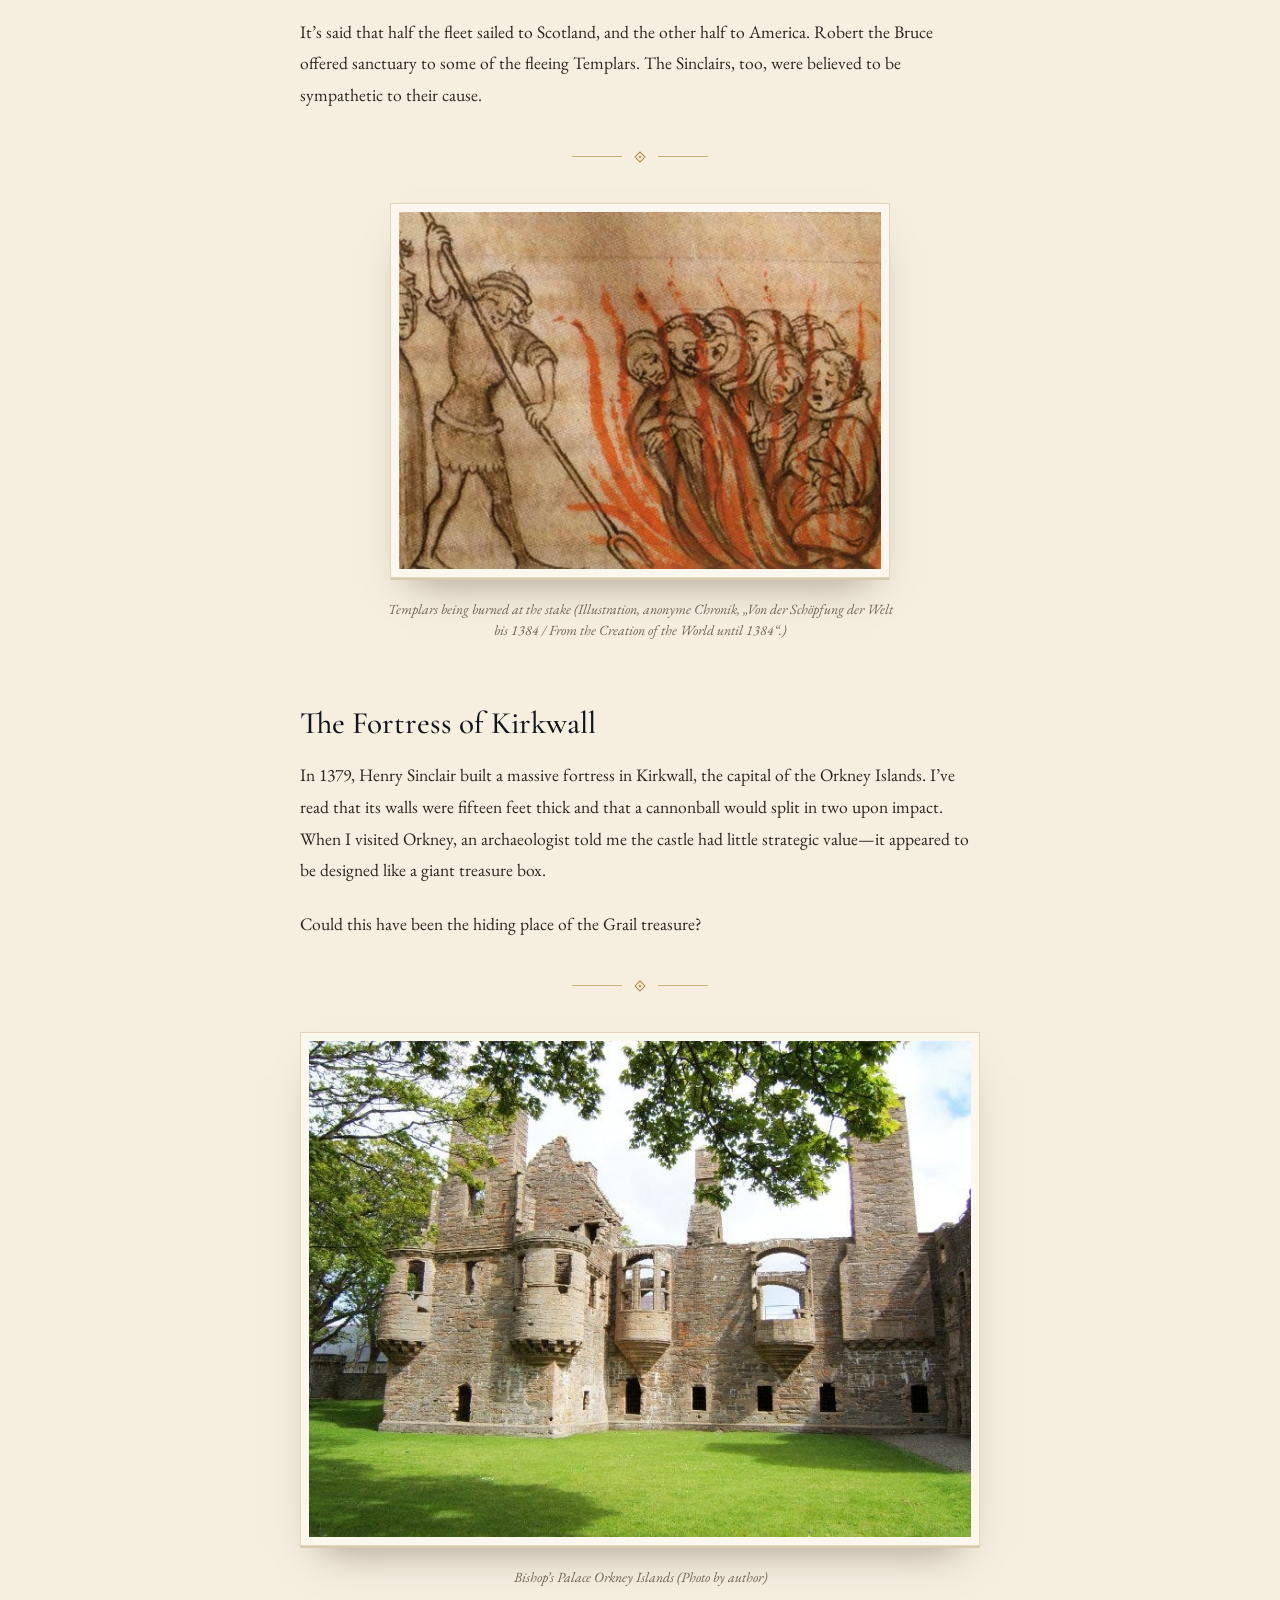
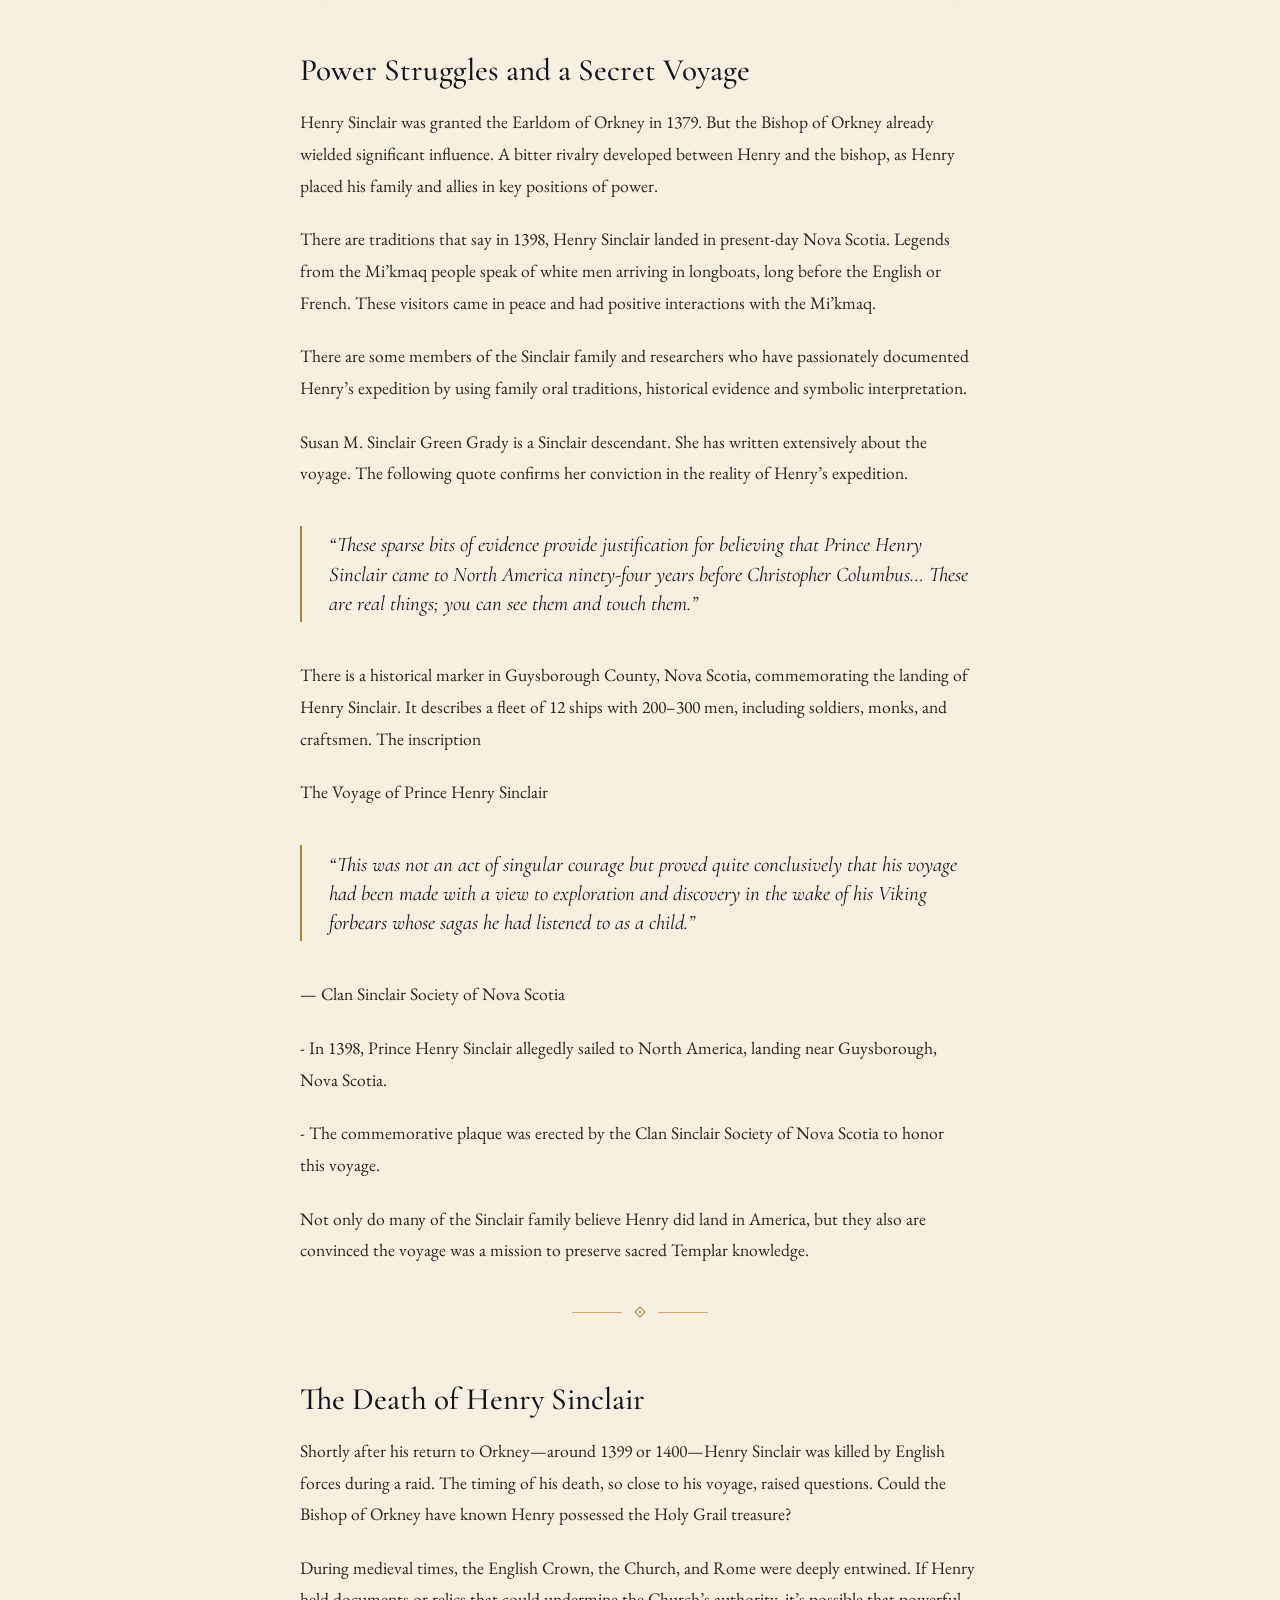
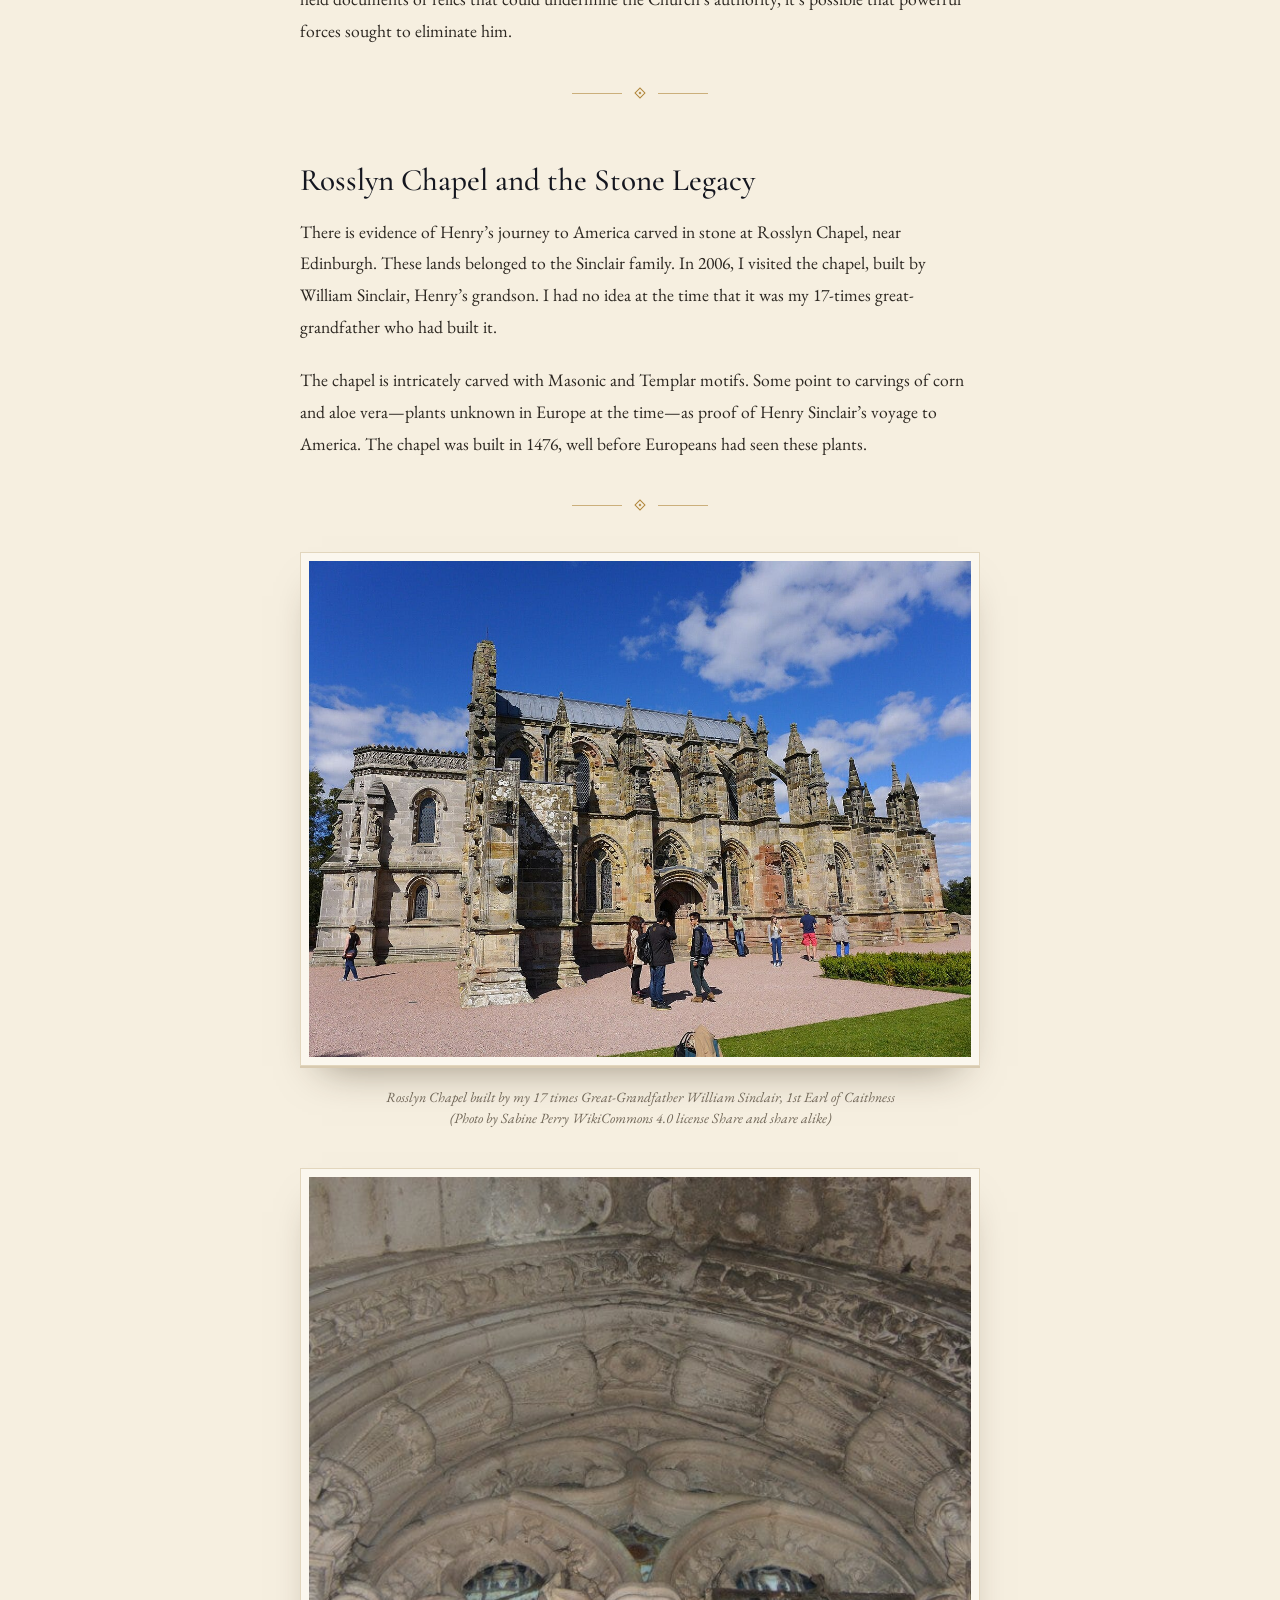
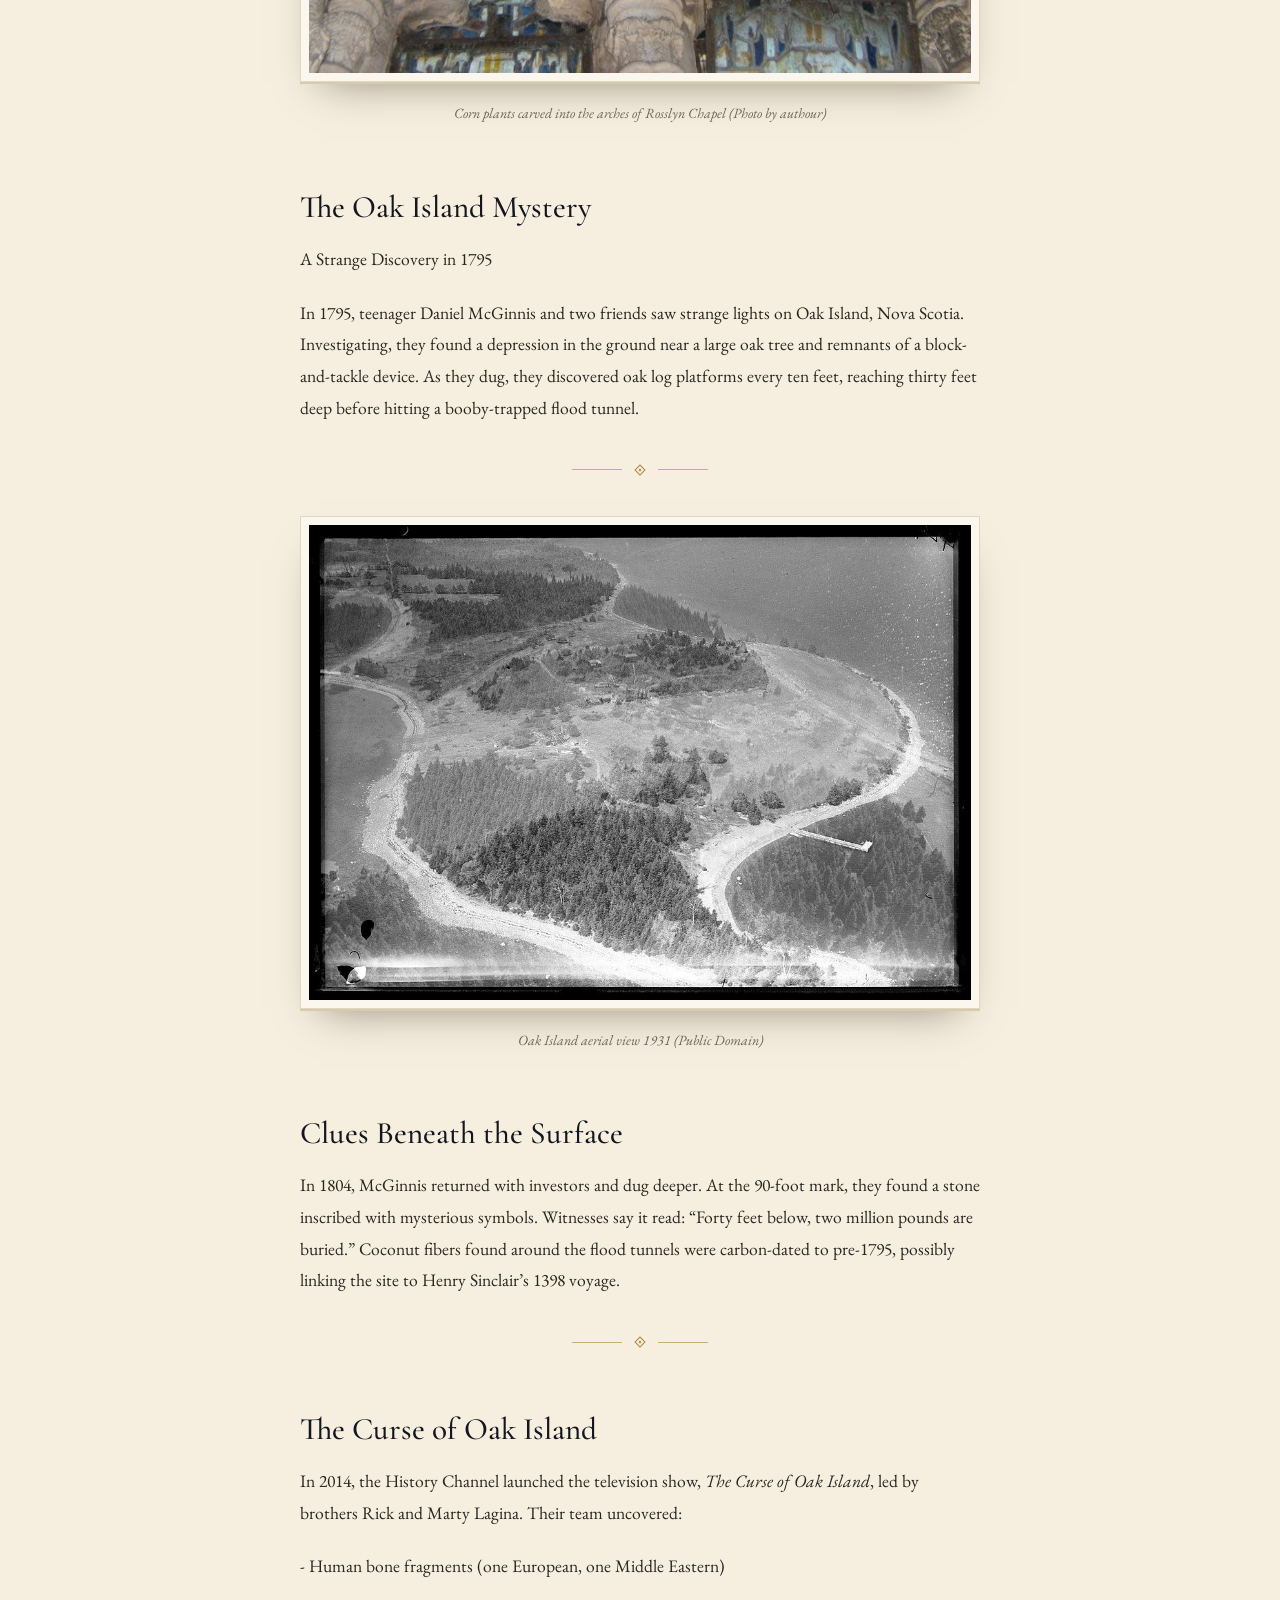
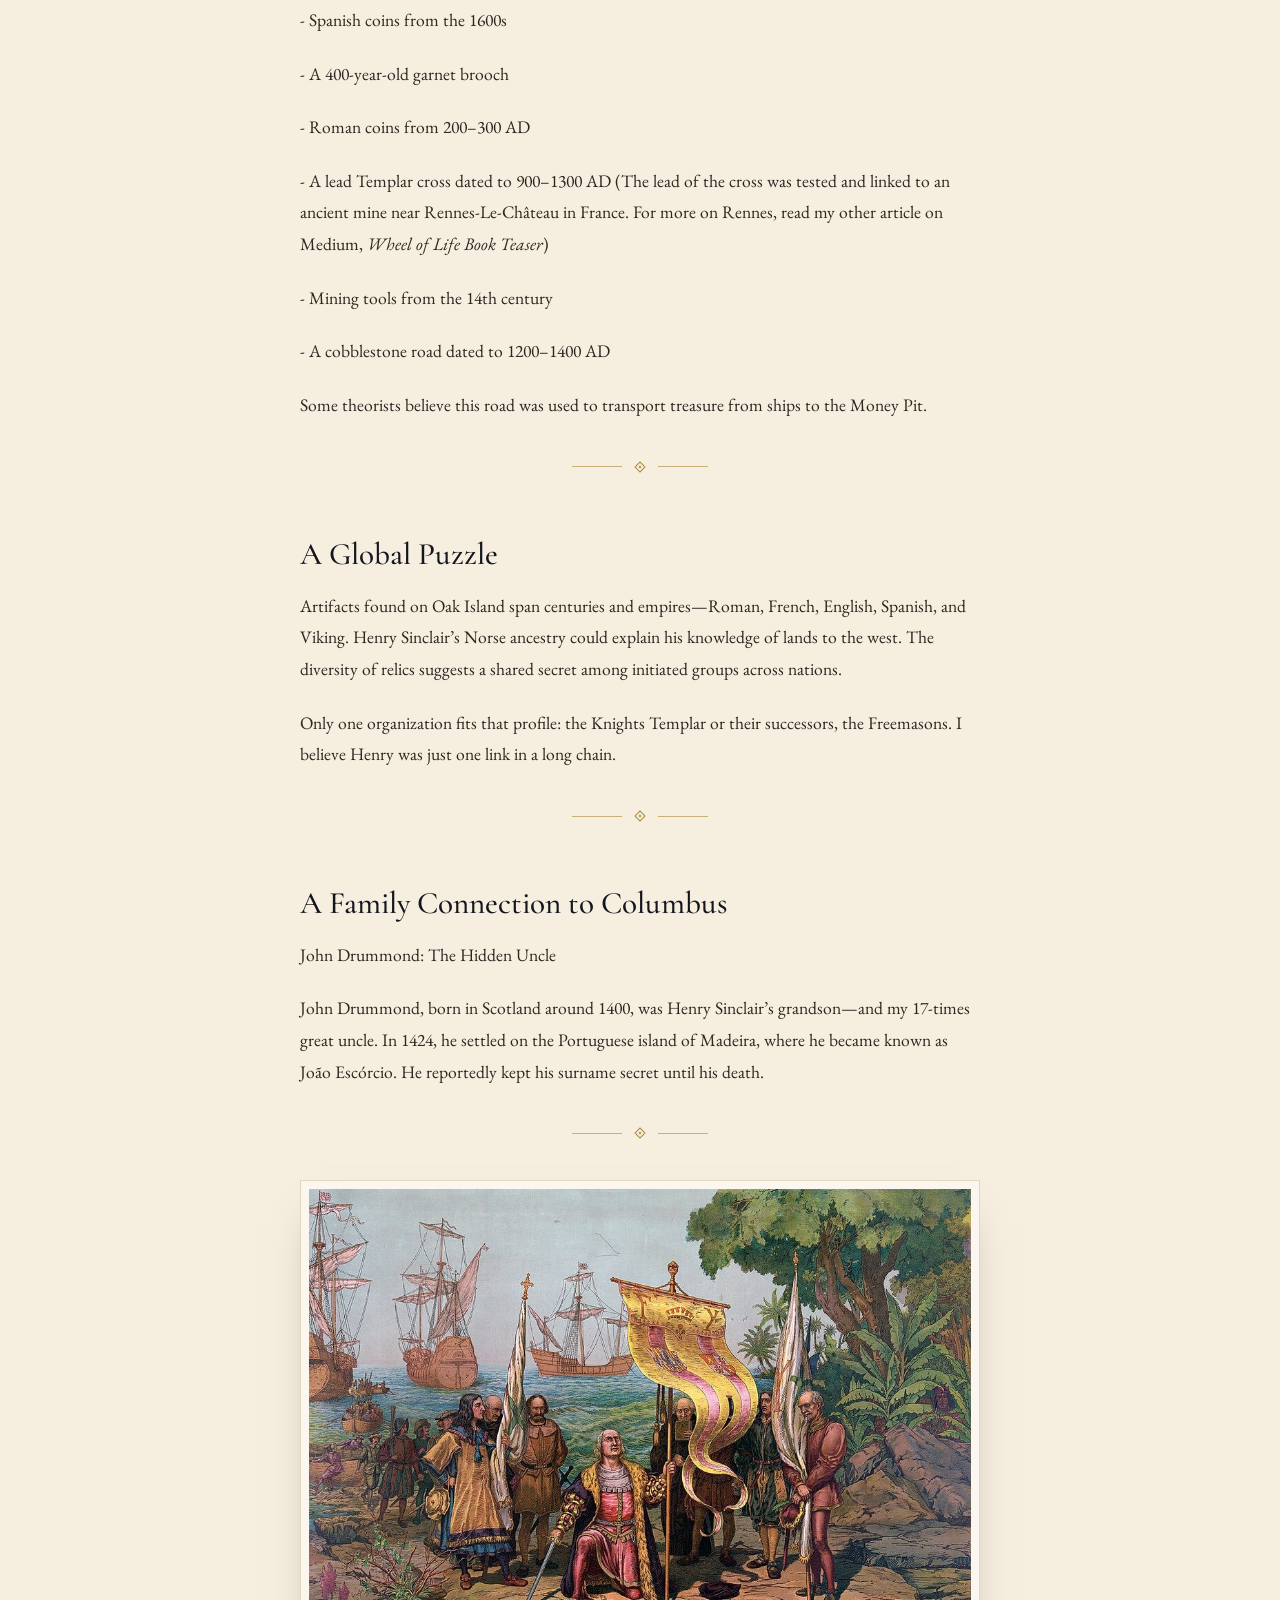
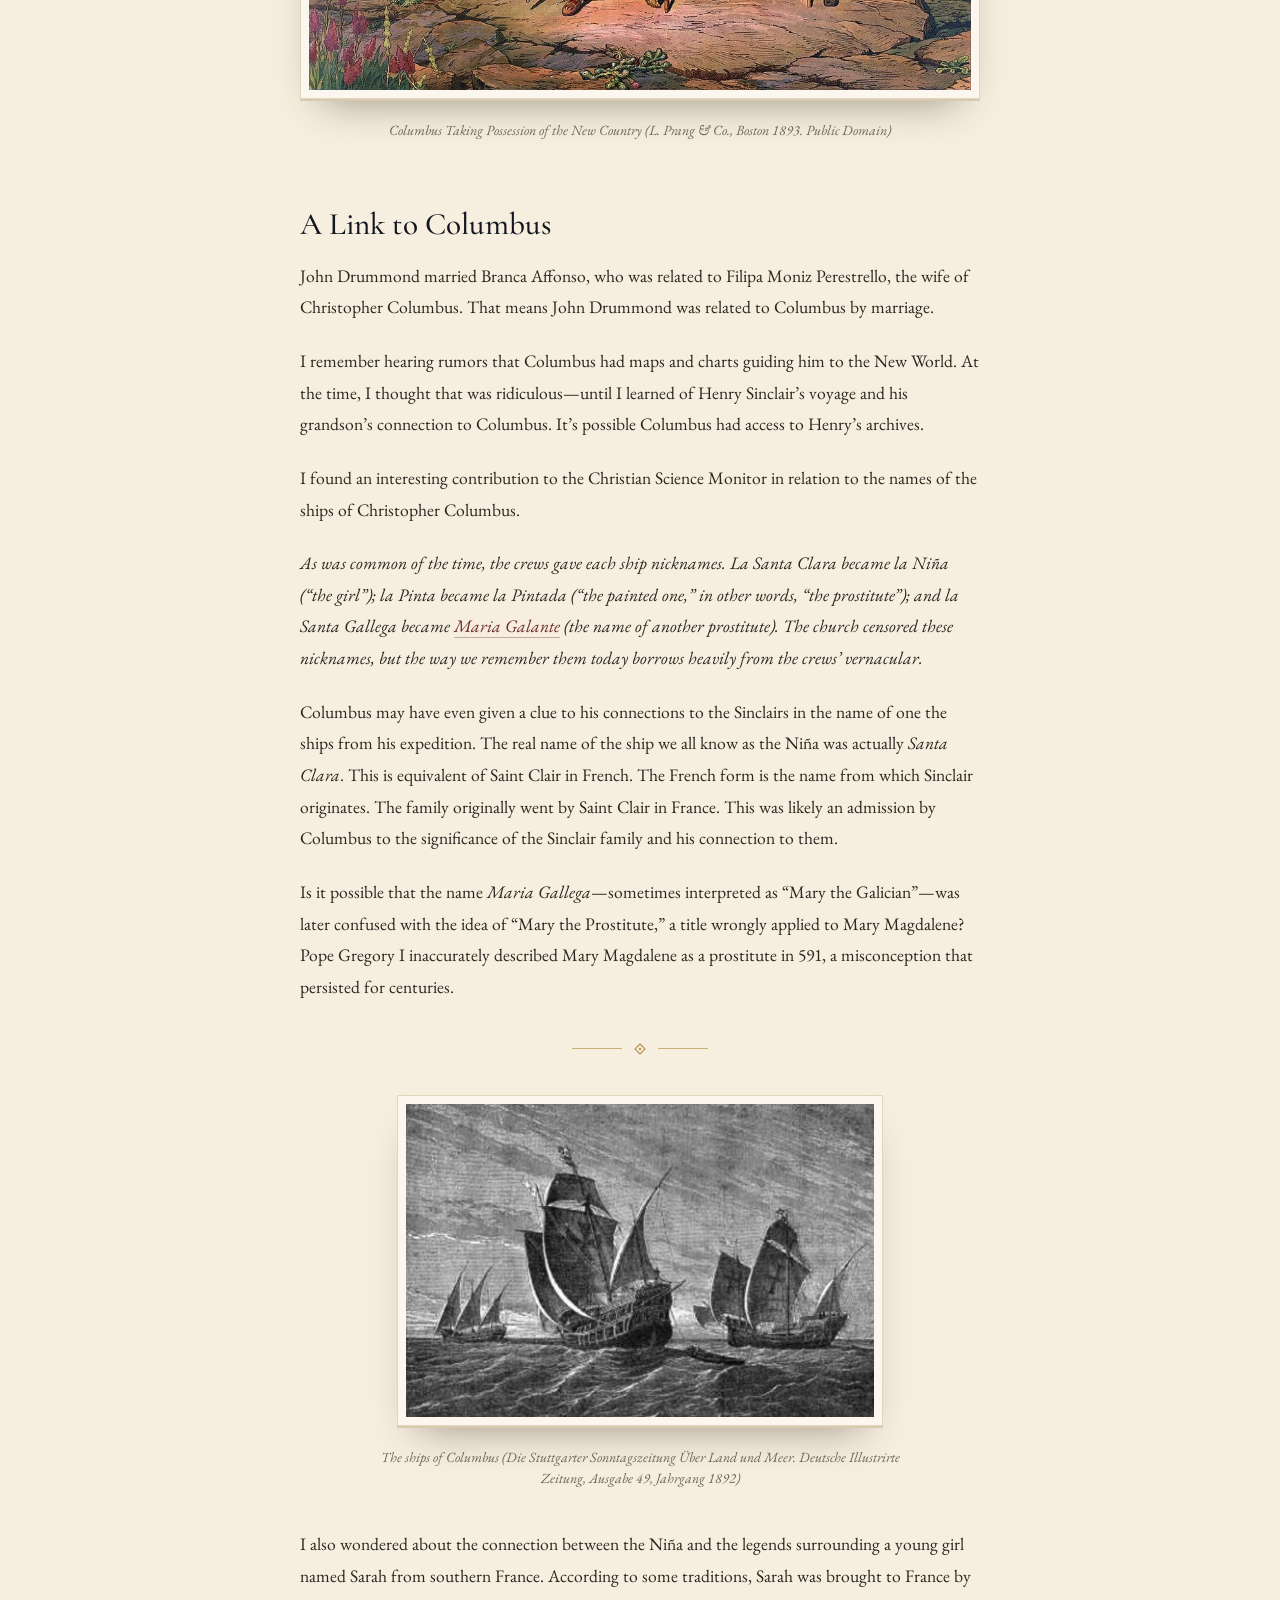
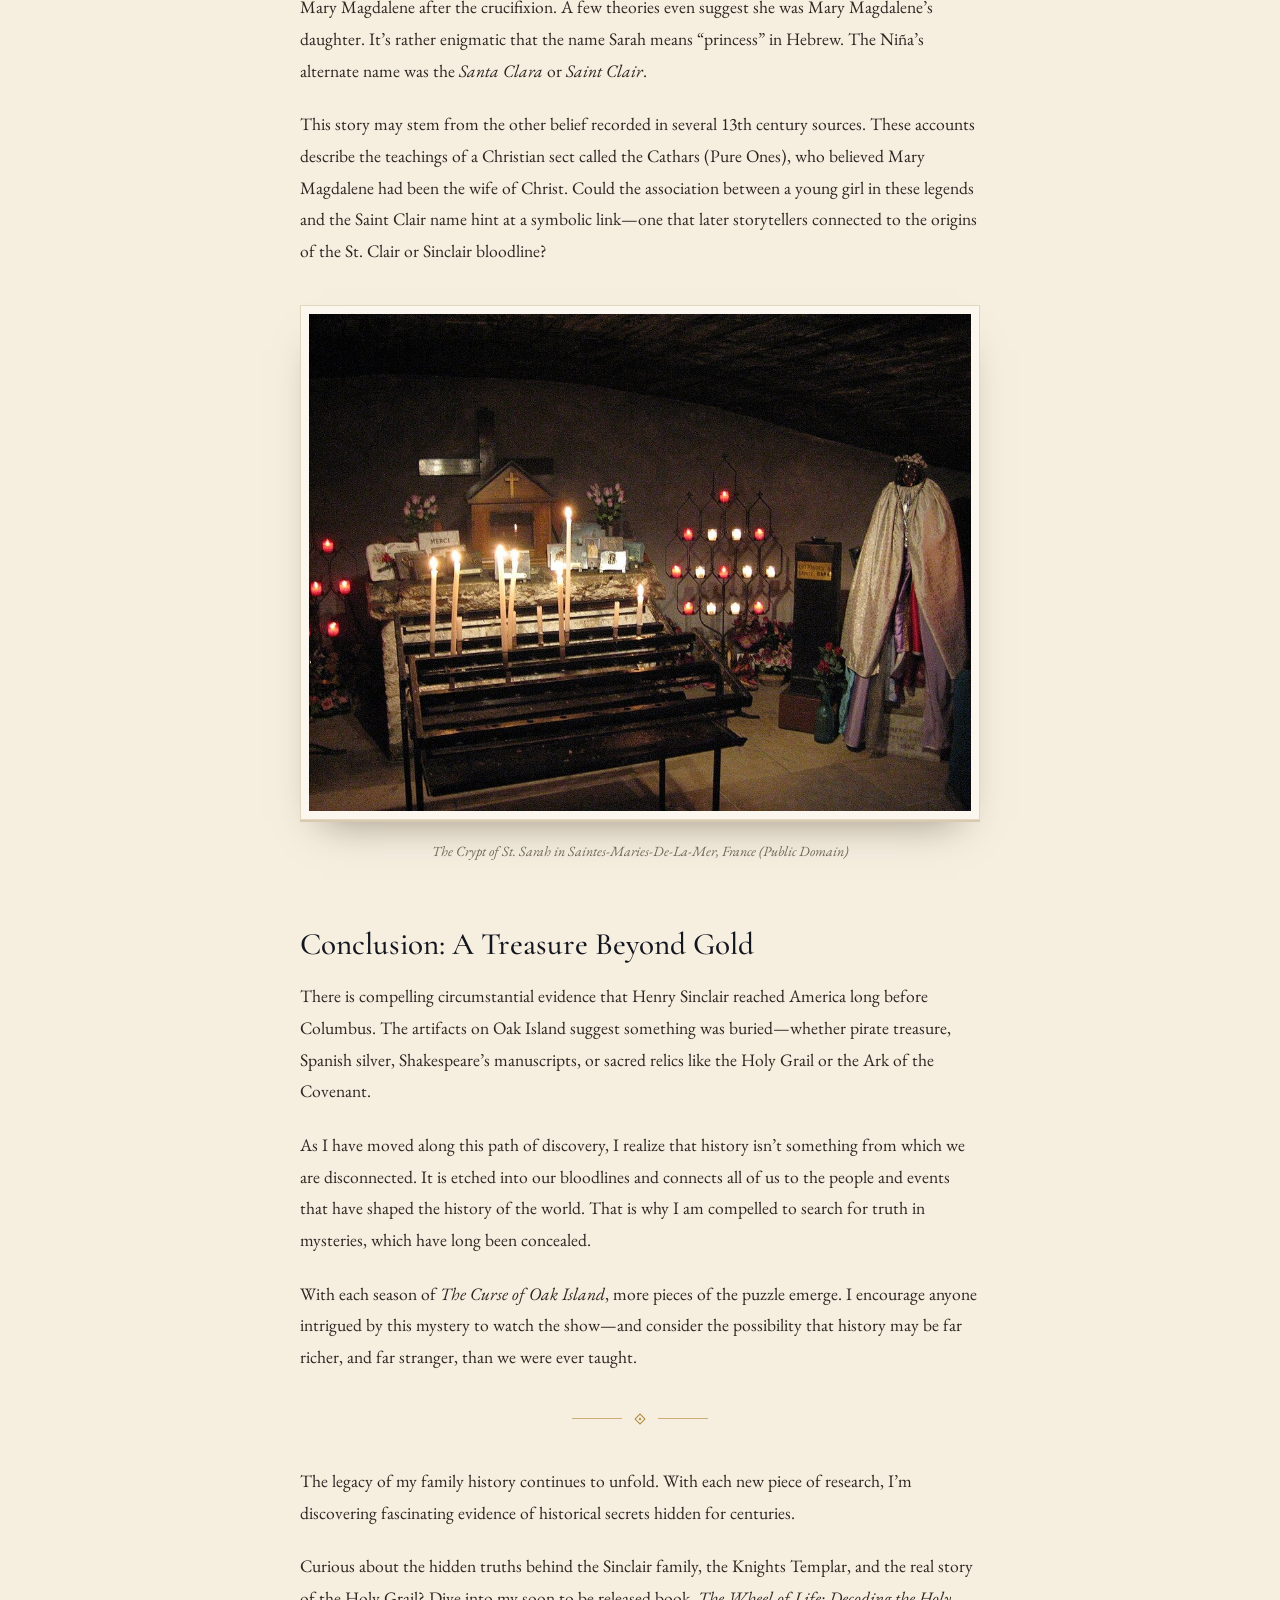
<file: blog/the-da-vinci-code-legacy.html>
<!DOCTYPE html>
<html lang="en">
<head>
  <meta charset="UTF-8">
  <meta name="viewport" content="width=device-width, initial-scale=1.0">
  <title>The Da Vinci Code Legacy — Howard Brass</title>
  <meta name="description" content="How a simple family tree led me into a world of secret bloodlines, Grail lore, and Templar treasure">
  <meta property="og:title" content="The Da Vinci Code Legacy — Howard Brass">
  <meta property="og:description" content="How a simple family tree led me into a world of secret bloodlines, Grail lore, and Templar treasure">
  <meta property="og:type" content="article">
  <meta property="og:image" content="../img/blog/the-da-vinci-code-legacy/7.jpg">
  <link rel="icon" href="data:image/svg+xml,%3Csvg xmlns='http://www.w3.org/2000/svg' viewBox='0 0 32 32'%3E%3Crect width='32' height='32' rx='6' fill='%231f2638'/%3E%3Cpath d='M16 9c-3-2-7-2-9-1v15c2-1 6-1 9 1 3-2 7-2 9-1V8c-2-1-6-1-9 1zM16 9v15' fill='none' stroke='%23d9b56a' stroke-width='1.5'/%3E%3C/svg%3E">
  <link rel="preconnect" href="https://fonts.googleapis.com">
  <link rel="preconnect" href="https://fonts.gstatic.com" crossorigin>
  <link href="https://fonts.googleapis.com/css2?family=Cormorant+Garamond:ital,wght@0,500;0,600;1,500&family=EB+Garamond:ital,wght@0,400;0,500;1,400&family=Pinyon+Script&display=swap" rel="stylesheet">
  <link rel="stylesheet" href="../css/style.css">
  <script>document.documentElement.className = "js";</script>
</head>
<body>

  <!-- Reading ribbon: grows as the visitor reads down the page -->
  <div class="ribbon" id="ribbon" aria-hidden="true"></div>

  <!-- ============ Header ============ -->
  <header class="header" id="header">
    <div class="wrap">
      <a href="../index.html" class="logo">Howard <em>Brass</em></a>
      <nav class="nav" id="nav" aria-label="Main">
        <a href="../index.html">Home</a>
        <a href="../about.html">About</a>
        <a href="../books.html">Books</a>
        <a href="../artworks.html">Artworks</a>
        <a href="../blog.html" aria-current="page">Blog</a>
      </nav>
      <button class="menu-btn" id="menuBtn" aria-label="Open menu" aria-expanded="false" aria-controls="nav">
        <span></span><span></span>
      </button>
    </div>
  </header>

  <main>

    <!-- ============ Chapter heading ============ -->
    <section class="page-hero post-hero">
      <div class="wrap narrow center">
        <span class="ch-num reveal">Bloodlines &middot; 10 min read</span>
        <h1 class="reveal" style="--d:.08s">The Da Vinci Code Legacy</h1>
        <p class="post-dek reveal" style="--d:.16s">How a simple family tree led me into a world of secret bloodlines, Grail lore, and Templar treasure</p>
        <span class="ch-orn reveal" style="--d:.22s" aria-hidden="true"><i></i><b class="fl"></b><i></i></span>
        <p class="post-meta reveal" style="--d:.28s">By Howard Brass &middot; <time datetime="2026-05-05">5 May 2026</time></p>
      </div>
    </section>

    <!-- ============ The article ============ -->
    <article class="section paper-bg article">
      <div class="article-body">
        <h2>The Da Vinci Code and a Spark of Curiosity</h2><p class="dropcap">Back in 2003, I joined over eighty million readers in diving into the <em>The Da Vinci Code </em>(book). The book caused a global stir with its shocking claims — most notably, that Jesus and Mary Magdalene were married and had children whose, descendants formed a sacred bloodline known as the Holy Grail. Many sources link this bloodline to the surname Sinclair.</p><p>Though the book was fiction, it drew heavily from nonfiction works and Grail legends. Raised Catholic, I found the idea of Jesus having a family both fascinating and deeply contradictory to everything I’d been taught in school and church.</p><div class="ch-orn is-in" aria-hidden="true"><i></i><b class="fl"></b><i></i></div><figure><img src="../img/blog/the-da-vinci-code-legacy/1.jpg" alt="The Damsel of the Sanct Grael (Painting by Dante Gabriel Rossetti 1874)" width="250" height="401"><figcaption><strong>The Damsel of the Sanct Grael (Painting by Dante Gabriel Rossetti 1874)</strong></figcaption></figure><h2>A Journey into Hidden Histories</h2><p>Driven by curiosity, I began exploring books about Jesus, Mary Magdalene, and the secretive groups said to protect their legacy — namely, the Knights Templar and the Freemasons. While reading the <em>The Hiram Key </em>(book), I stumbled upon a startling coincidence: the Sinclairs once ruled a remote group of islands in northern Scotland called the Orkneys.</p><p>This caught my attention immediately. The Brass family, my ancestors, had also originated from the Orkneys. Could there be a connection?</p><figure><img src="../img/blog/the-da-vinci-code-legacy/2.jpg" alt="Ancient Standing Stones (Ring of Brodgar) Orkney Islands, Scotland (Photo by author)" width="720" height="540" loading="lazy"><figcaption>Ancient Standing Stones (Ring of Brodgar) Orkney Islands, Scotland (Photo by author)</figcaption></figure><div class="ch-orn is-in" aria-hidden="true"><i></i><b class="fl"></b><i></i></div><h2>Tracing My Family Tree</h2><p>Digging deeper into my genealogy, I discovered that my five-times great-grandfather, Magnus Brass, was married to Katherine Sinclair in 1759. Using artificial intelligence tools, I traced Katherine’s lineage back over a thousand years to Walderne Sinclair, an associate of William the Conqueror, the leader of the Norman invasion force that conquered England in 1066.</p><p>Walderne’s descendants eventually acquired lands across England and Scotland. Among them was Henry Sinclair, the first Earl of the Orkney Islands — and my nineteen-times great-uncle.</p><div class="ch-orn is-in" aria-hidden="true"><i></i><b class="fl"></b><i></i></div><figure><img src="../img/blog/the-da-vinci-code-legacy/3.jpg" alt="Norman Invasion from Bayeux Tapestry (Dan Koel, WikiCommons license 3.0)" width="553" height="263" loading="lazy"><figcaption>Norman Invasion from Bayeux Tapestry (Dan Koel, WikiCommons license 3.0)</figcaption></figure><h2>Mysteries, Legends, and Spiritual Secrets</h2><p>Through extensive research, I found that mystery and spiritual intrigue seem to swirl around the Sinclair family throughout history. Legends persist that the Sinclairs were deeply connected to the Knights Templar, and some believe this relationship culminated in Henry Sinclair’s voyage to America — a journey that may have predated Columbus by nearly a century.</p><p>Some accounts even suggest that Henry Sinclair buried Templar treasure at Oak Island, Nova Scotia — a site still shrouded in mystery today.</p><div class="ch-orn is-in" aria-hidden="true"><i></i><b class="fl"></b><i></i></div><h2>The Flight of the Templars</h2><p>Guardians of the Grail</p><p>To understand the guardianship of the Grail treasure, we must look at the history of the Knights Templar.</p><p>Many are convinced the Knights Templar were the protectors of the Holy Grail. Some believe the Grail is a sacred bloodline, others a holy treasure — or possibly both. The Templars formed during the First Crusade, claiming to defend Christian pilgrims, but their true purpose may have been far more secretive.</p><p>While in Jerusalem, they were headquartered beneath the Al-Aqsa Mosque on the Temple Mount, in what was once the stables beneath the Temple of Solomon. It’s long been rumored they excavated beneath the site and may have discovered the lost treasure of the Temple of Jerusalem.</p><div class="ch-orn is-in" aria-hidden="true"><i></i><b class="fl"></b><i></i></div><figure><img src="../img/blog/the-da-vinci-code-legacy/4.jpg" alt="Baldwin of Boulogne entering Edessa in February 1098 (Painting by Robert-Fleury, 1840)" width="330" height="503" loading="lazy"><figcaption>Baldwin of Boulogne entering Edessa in February 1098 (Painting by Robert-Fleury, 1840)</figcaption></figure><h2>The Fall and the Escape</h2><p>In 1307, King Philip of France and Pope Innocent ordered the arrest and disbanding of the Knights Templar. Legend has it the knights were tipped off before the raid and escaped with their treasure aboard a fleet of ships from La Rochelle.</p><p>It’s said that half the fleet sailed to Scotland, and the other half to America. Robert the Bruce offered sanctuary to some of the fleeing Templars. The Sinclairs, too, were believed to be sympathetic to their cause.</p><div class="ch-orn is-in" aria-hidden="true"><i></i><b class="fl"></b><i></i></div><figure><img src="../img/blog/the-da-vinci-code-legacy/5.jpg" alt="Templars being burned at the stake (Illustration, anonyme Chronik, „Von der Schöpfung der Welt bis 1384 / From the Creation of the World until 1384“.)" width="500" height="370" loading="lazy"><figcaption>Templars being burned at the stake (Illustration, anonyme Chronik, „Von der Schöpfung der Welt bis 1384 / From the Creation of the World until 1384“.)</figcaption></figure><h2>The Fortress of Kirkwall</h2><p>In 1379, Henry Sinclair built a massive fortress in Kirkwall, the capital of the Orkney Islands. I’ve read that its walls were fifteen feet thick and that a cannonball would split in two upon impact. When I visited Orkney, an archaeologist told me the castle had little strategic value — it appeared to be designed like a giant treasure box.</p><p>Could this have been the hiding place of the Grail treasure?</p><div class="ch-orn is-in" aria-hidden="true"><i></i><b class="fl"></b><i></i></div><figure><img src="../img/blog/the-da-vinci-code-legacy/6.jpg" alt="Bishop’s Palace Orkney Islands (Photo by author)" width="720" height="539" loading="lazy"><figcaption>Bishop’s Palace Orkney Islands (Photo by author)</figcaption></figure><h2>Power Struggles and a Secret Voyage</h2><p>Henry Sinclair was granted the Earldom of Orkney in 1379. But the Bishop of Orkney already wielded significant influence. A bitter rivalry developed between Henry and the bishop, as Henry placed his family and allies in key positions of power.</p><p>There are traditions that say in 1398, Henry Sinclair landed in present-day Nova Scotia. Legends from the Mi’kmaq people speak of white men arriving in longboats, long before the English or French. These visitors came in peace and had positive interactions with the Mi’kmaq.</p><p>There are some members of the Sinclair family and researchers who have passionately documented Henry’s expedition by using family oral traditions, historical evidence and symbolic interpretation.</p><p>Susan M. Sinclair Green Grady is a Sinclair descendant. She has written extensively about the voyage. The following quote confirms her conviction in the reality of Henry’s expedition.</p><blockquote><em>“These sparse bits of evidence provide justification for believing that Prince Henry Sinclair came to North America ninety-four years before Christopher Columbus… These are real things; you can see them and touch them.”</em></blockquote><p>There is a historical marker in Guysborough County, Nova Scotia, commemorating the landing of Henry Sinclair. It describes a fleet of 12 ships with 200–300 men, including soldiers, monks, and craftsmen. The inscription</p><p>The Voyage of Prince Henry Sinclair</p><blockquote><em>“This was not an act of singular courage but proved quite conclusively that his voyage had been made with a view to exploration and discovery in the wake of his Viking forbears whose sagas he had listened to as a child.”</em></blockquote><p>— Clan Sinclair Society of Nova Scotia</p><p>- In 1398, Prince Henry Sinclair allegedly sailed to North America, landing near Guysborough, Nova Scotia.</p><p>- The commemorative plaque was erected by the Clan Sinclair Society of Nova Scotia to honor this voyage.</p><p>Not only do many of the Sinclair family believe Henry did land in America, but they also are convinced the voyage was a mission to preserve sacred Templar knowledge.</p><div class="ch-orn is-in" aria-hidden="true"><i></i><b class="fl"></b><i></i></div><h2>The Death of Henry Sinclair</h2><p>Shortly after his return to Orkney — around 1399 or 1400 — Henry Sinclair was killed by English forces during a raid. The timing of his death, so close to his voyage, raised questions. Could the Bishop of Orkney have known Henry possessed the Holy Grail treasure?</p><p>During medieval times, the English Crown, the Church, and Rome were deeply entwined. If Henry held documents or relics that could undermine the Church’s authority, it’s possible that powerful forces sought to eliminate him.</p><div class="ch-orn is-in" aria-hidden="true"><i></i><b class="fl"></b><i></i></div><h2>Rosslyn Chapel and the Stone Legacy</h2><p>There is evidence of Henry’s journey to America carved in stone at Rosslyn Chapel, near Edinburgh. These lands belonged to the Sinclair family. In 2006, I visited the chapel, built by William Sinclair, Henry’s grandson. I had no idea at the time that it was my 17-times great-grandfather who had built it.</p><p>The chapel is intricately carved with Masonic and Templar motifs. Some point to carvings of corn and aloe vera — plants unknown in Europe at the time — as proof of Henry Sinclair’s voyage to America. The chapel was built in 1476, well before Europeans had seen these plants.</p><div class="ch-orn is-in" aria-hidden="true"><i></i><b class="fl"></b><i></i></div><figure><img src="../img/blog/the-da-vinci-code-legacy/7.jpg" alt="Rosslyn Chapel built by my 17 times Great-Grandfather William Sinclair, 1st Earl of Caithness (Photo by Sabine Perry WikiCommons 4.0 license Share and share alike)" width="1280" height="960" loading="lazy"><figcaption>Rosslyn Chapel built by my 17 times Great-Grandfather William Sinclair, 1st Earl of Caithness (Photo by Sabine Perry WikiCommons 4.0 license Share and share alike)</figcaption></figure><figure><img src="../img/blog/the-da-vinci-code-legacy/8.jpg" alt="Corn plants carved into the arches of Rosslyn Chapel (Photo by authour)" width="720" height="540" loading="lazy"><figcaption>Corn plants carved into the arches of Rosslyn Chapel (Photo by authour)</figcaption></figure><h2>The Oak Island Mystery</h2><p>A Strange Discovery in 1795</p><p>In 1795, teenager Daniel McGinnis and two friends saw strange lights on Oak Island, Nova Scotia. Investigating, they found a depression in the ground near a large oak tree and remnants of a block-and-tackle device. As they dug, they discovered oak log platforms every ten feet, reaching thirty feet deep before hitting a booby-trapped flood tunnel.</p><div class="ch-orn is-in" aria-hidden="true"><i></i><b class="fl"></b><i></i></div><figure><img src="../img/blog/the-da-vinci-code-legacy/9.jpg" alt="Oak Island aerial view 1931 (Public Domain)" width="960" height="689" loading="lazy"><figcaption>Oak Island aerial view 1931 (Public Domain)</figcaption></figure><h2>Clues Beneath the Surface</h2><p>In 1804, McGinnis returned with investors and dug deeper. At the 90-foot mark, they found a stone inscribed with mysterious symbols. Witnesses say it read: “Forty feet below, two million pounds are buried.” Coconut fibers found around the flood tunnels were carbon-dated to pre-1795, possibly linking the site to Henry Sinclair’s 1398 voyage.</p><div class="ch-orn is-in" aria-hidden="true"><i></i><b class="fl"></b><i></i></div><h2>The Curse of Oak Island</h2><p>In 2014, the History Channel launched the television show, <em>The Curse of Oak Island</em>, led by brothers Rick and Marty Lagina. Their team uncovered:</p><p>- Human bone fragments (one European, one Middle Eastern)</p><p>- Spanish coins from the 1600s</p><p>- A 400-year-old garnet brooch</p><p>- Roman coins from 200–300 AD</p><p>- A lead Templar cross dated to 900–1300 AD (The lead of the cross was tested and linked to an ancient mine near Rennes-Le-Château<strong> </strong>in France. For more on Rennes, read my other article on Medium, <em>Wheel of Life Book Teaser</em>)</p><p>- Mining tools from the 14th century</p><p>- A cobblestone road dated to 1200–1400 AD</p><p>Some theorists believe this road was used to transport treasure from ships to the Money Pit.</p><div class="ch-orn is-in" aria-hidden="true"><i></i><b class="fl"></b><i></i></div><h2>A Global Puzzle</h2><p>Artifacts found on Oak Island span centuries and empires — Roman, French, English, Spanish, and Viking. Henry Sinclair’s Norse ancestry could explain his knowledge of lands to the west. The diversity of relics suggests a shared secret among initiated groups across nations.</p><p>Only one organization fits that profile: the Knights Templar or their successors, the Freemasons. I believe Henry was just one link in a long chain.</p><div class="ch-orn is-in" aria-hidden="true"><i></i><b class="fl"></b><i></i></div><h2>A Family Connection to Columbus</h2><p>John Drummond: The Hidden Uncle</p><p>John Drummond, born in Scotland around 1400, was Henry Sinclair’s grandson — and my 17-times great uncle. In 1424, he settled on the Portuguese island of Madeira, where he became known as João Escórcio. He reportedly kept his surname secret until his death.</p><div class="ch-orn is-in" aria-hidden="true"><i></i><b class="fl"></b><i></i></div><figure><img src="../img/blog/the-da-vinci-code-legacy/10.jpg" alt="Columbus Taking Possession of the New Country (L. Prang &amp;amp; Co., Boston 1893. Public Domain)" width="960" height="727" loading="lazy"><figcaption>Columbus Taking Possession of the New Country (L. Prang &amp; Co., Boston 1893. Public Domain)</figcaption></figure><h2>A Link to Columbus</h2><p>John Drummond married Branca Affonso, who was related to Filipa Moniz Perestrello, the wife of Christopher Columbus. That means John Drummond was related to Columbus by marriage.</p><p>I remember hearing rumors that Columbus had maps and charts guiding him to the New World. At the time, I thought that was ridiculous — until I learned of Henry Sinclair’s voyage and his grandson’s connection to Columbus. It’s possible Columbus had access to Henry’s archives.</p><p>I found an interesting contribution to the Christian Science Monitor in relation to the names of the ships of Christopher Columbus.</p><p><em>As was common of the time, the crews gave each ship nicknames. La Santa Clara became la Niña (“the girl”); la Pinta became la Pintada (“the painted one,” in other words, “the prostitute”); and la Santa Gallega became </em><a target="_blank" rel="noopener" href="https://www.csmonitor.com/tags/topic/Maria+Galante"><em>Maria Galante</em></a><em> (the name of another prostitute). The church censored these nicknames, but the way we remember them today borrows heavily from the crews’ vernacular.</em></p><p>Columbus may have even given a clue to his connections to the Sinclairs in the name of one the ships from his expedition. The real name of the ship we all know as the Niña was actually <em>Santa Clara</em>. This is equivalent of Saint Clair in French. The French form is the name from which Sinclair originates. The family originally went by Saint Clair in France. This was likely an admission by Columbus to the significance of the Sinclair family and his connection to them.</p><p>Is it possible that the name <em>Maria Gallega</em> — sometimes interpreted as “Mary the Galician” — was later confused with the idea of “Mary the Prostitute,” a title wrongly applied to Mary Magdalene? Pope Gregory I inaccurately described Mary Magdalene as a prostitute in 591, a misconception that persisted for centuries.</p><div class="ch-orn is-in" aria-hidden="true"><i></i><b class="fl"></b><i></i></div><figure><img src="../img/blog/the-da-vinci-code-legacy/11.jpg" alt="The ships of Columbus (Die Stuttgarter Sonntagszeitung Über Land und Meer. Deutsche Illustrirte Zeitung, Ausgabe 49, Jahrgang 1892)" width="486" height="325" loading="lazy"><figcaption>The ships of Columbus (Die Stuttgarter Sonntagszeitung <em>Über Land und Meer. Deutsche Illustrirte Zeitung</em>, Ausgabe 49, Jahrgang 1892)</figcaption></figure><p>I also wondered about the connection between the Niña and the legends surrounding a young girl named Sarah from southern France. According to some traditions, Sarah was brought to France by Mary Magdalene after the crucifixion. A few theories even suggest she was Mary Magdalene’s daughter. It’s rather enigmatic that the name Sarah means “princess” in Hebrew. The Niña’s alternate name was the <em>Santa Clara</em> or <em>Saint Clair</em>.</p><p>This story may stem from the other belief recorded in several 13th century sources. These accounts describe the teachings of a Christian sect called the Cathars (Pure Ones), who believed Mary Magdalene had been the wife of Christ. Could the association between a young girl in these legends and the Saint Clair name hint at a symbolic link — one that later storytellers connected to the origins of the St. Clair or Sinclair bloodline?</p><figure><img src="../img/blog/the-da-vinci-code-legacy/12.jpg" alt="The Crypt of St. Sarah in Saintes-Maries-De-La-Mer, France (Public Domain)" width="960" height="720" loading="lazy"><figcaption>The Crypt of St. Sarah in Saintes-Maries-De-La-Mer, France (Public Domain)</figcaption></figure><h2>Conclusion: A Treasure Beyond Gold</h2><p>There is compelling circumstantial evidence that Henry Sinclair reached America long before Columbus. The artifacts on Oak Island suggest something was buried — whether pirate treasure, Spanish silver, Shakespeare’s manuscripts, or sacred relics like the Holy Grail or the Ark of the Covenant.</p><p>As I have moved along this path of discovery, I realize that history isn’t something from which we are disconnected. It is etched into our bloodlines and connects all of us to the people and events that have shaped the history of the world. That is why I am compelled to search for truth in mysteries, which have long been concealed.</p><p>With each season of <em>The Curse of Oak Island</em>, more pieces of the puzzle emerge. I encourage anyone intrigued by this mystery to watch the show — and consider the possibility that history may be far richer, and far stranger, than we were ever taught.</p><div class="ch-orn is-in" aria-hidden="true"><i></i><b class="fl"></b><i></i></div><p>The legacy of my family history continues to unfold. With each new piece of research, I’m discovering fascinating evidence of historical secrets hidden for centuries.</p><p>Curious about the hidden truths behind the Sinclair family, the Knights Templar, and the real story of the Holy Grail? Dive into my soon to be released book, <em>The Wheel of Life: Decoding the Holy Grail</em>, where centuries of mystery come to light.</p>
      </div>
      <footer class="article-end">
        <svg class="signature reveal" viewBox="0 0 360 90" aria-hidden="true">
          <text x="50%" y="62" text-anchor="middle">Howard Brass</text>
        </svg>
      </footer>
    </article>

    <!-- ============ Previous / next ============ -->
    <nav class="post-nav paper-bg" aria-label="More articles">
      <div class="wrap">
        <a href="on-the-da-vinci-code-trail.html" class="pn-link pn-prev"><span class="ch-num">&larr; Newer article</span><b>On The Da Vinci Code Trail</b></a>
        <a href="../blog.html" class="pn-all">All articles</a>
        <span class="pn-link pn-next"></span>
      </div>
    </nav>

    <!-- ============ Newsletter ============ -->
    <section class="section paper2-bg" id="letters">
      <div class="wrap">
        <div class="letter reveal">
          <span class="seal" aria-hidden="true">HB</span>
          <span class="ch-num">Letters</span>
          <h2>New chapters, <em>by post</em></h2>
          <p>New articles, paintings and book news, sent now and then. No spam, ever.</p>
          <!-- Submits to the backend once built: subscribers are saved in the admin dashboard -->
          <form class="nl-form" id="nlForm" novalidate>
            <input type="email" id="nlEmail" name="email" placeholder="Your email address" aria-label="Email address" required autocomplete="email">
            <button type="submit" class="btn btn-ink">Subscribe</button>
          </form>
          <p class="nl-msg" id="nlMsg" role="status"></p>
        </div>
      </div>
    </section>

  </main>

  <!-- ============ Footer ============ -->
  <footer class="footer">
    <div class="wrap">
      <div class="footer-top">
        <div>
          <a href="../index.html" class="logo">Howard <em>Brass</em></a>
          <p class="footer-tag">Author, historical researcher and self-taught fine artist from Saskatchewan, Canada.</p>
        </div>
        <nav class="footer-links" aria-label="Footer">
          <a href="../about.html">About</a>
          <a href="../books.html">Books</a>
          <a href="../artworks.html">Artworks</a>
          <a href="../blog.html">Blog</a>
          <a href="https://medium.com/@atlantisroots" target="_blank" rel="noopener">Medium</a>
          <a href="https://www.instagram.com/howardqueencitygallery/" target="_blank" rel="noopener">Instagram</a>
        </nav>
      </div>
      <p class="fin" aria-hidden="true">The End</p>
      <div class="footer-bottom">
        <span>&copy; <span id="year"></span> Howard Brass. All rights reserved.</span>
        <span>Saskatchewan, Canada</span>
      </div>
    </div>
  </footer>


  <script src="../js/main.js"></script>
</body>
</html>
</file>
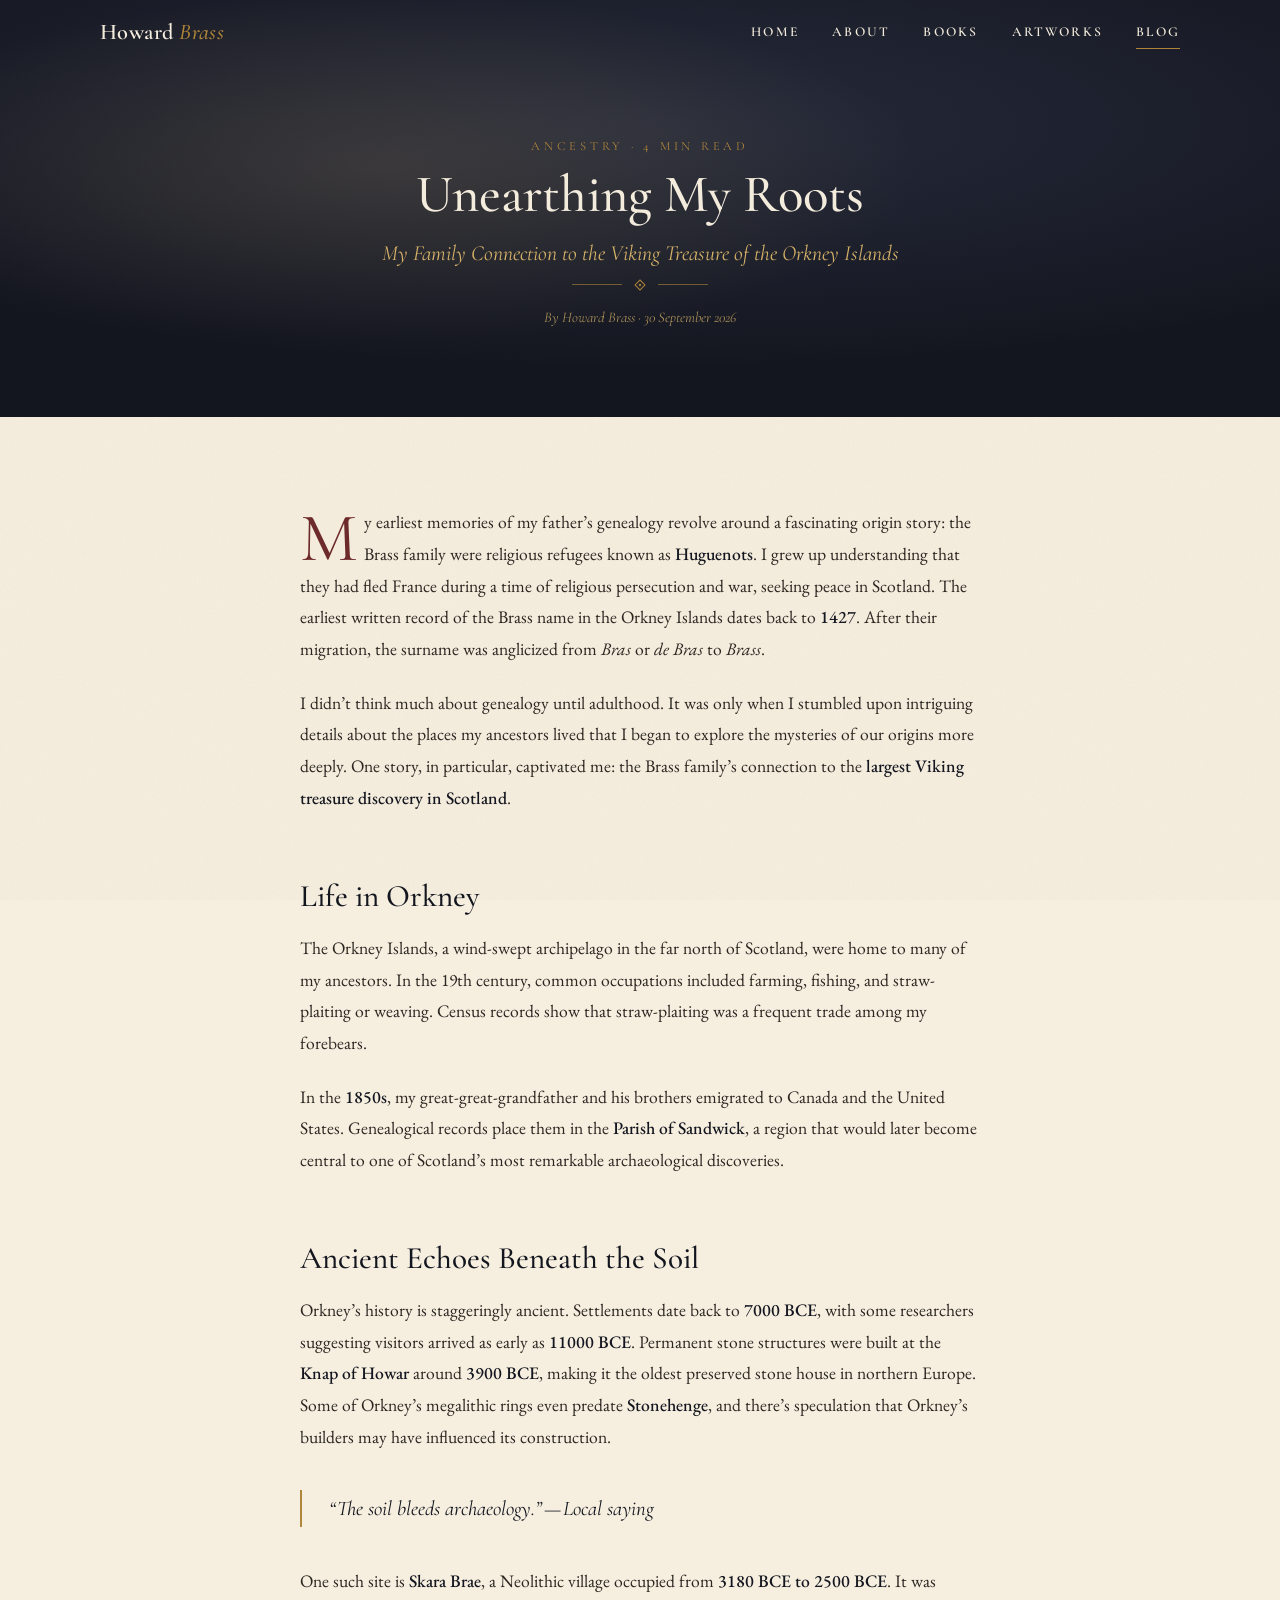
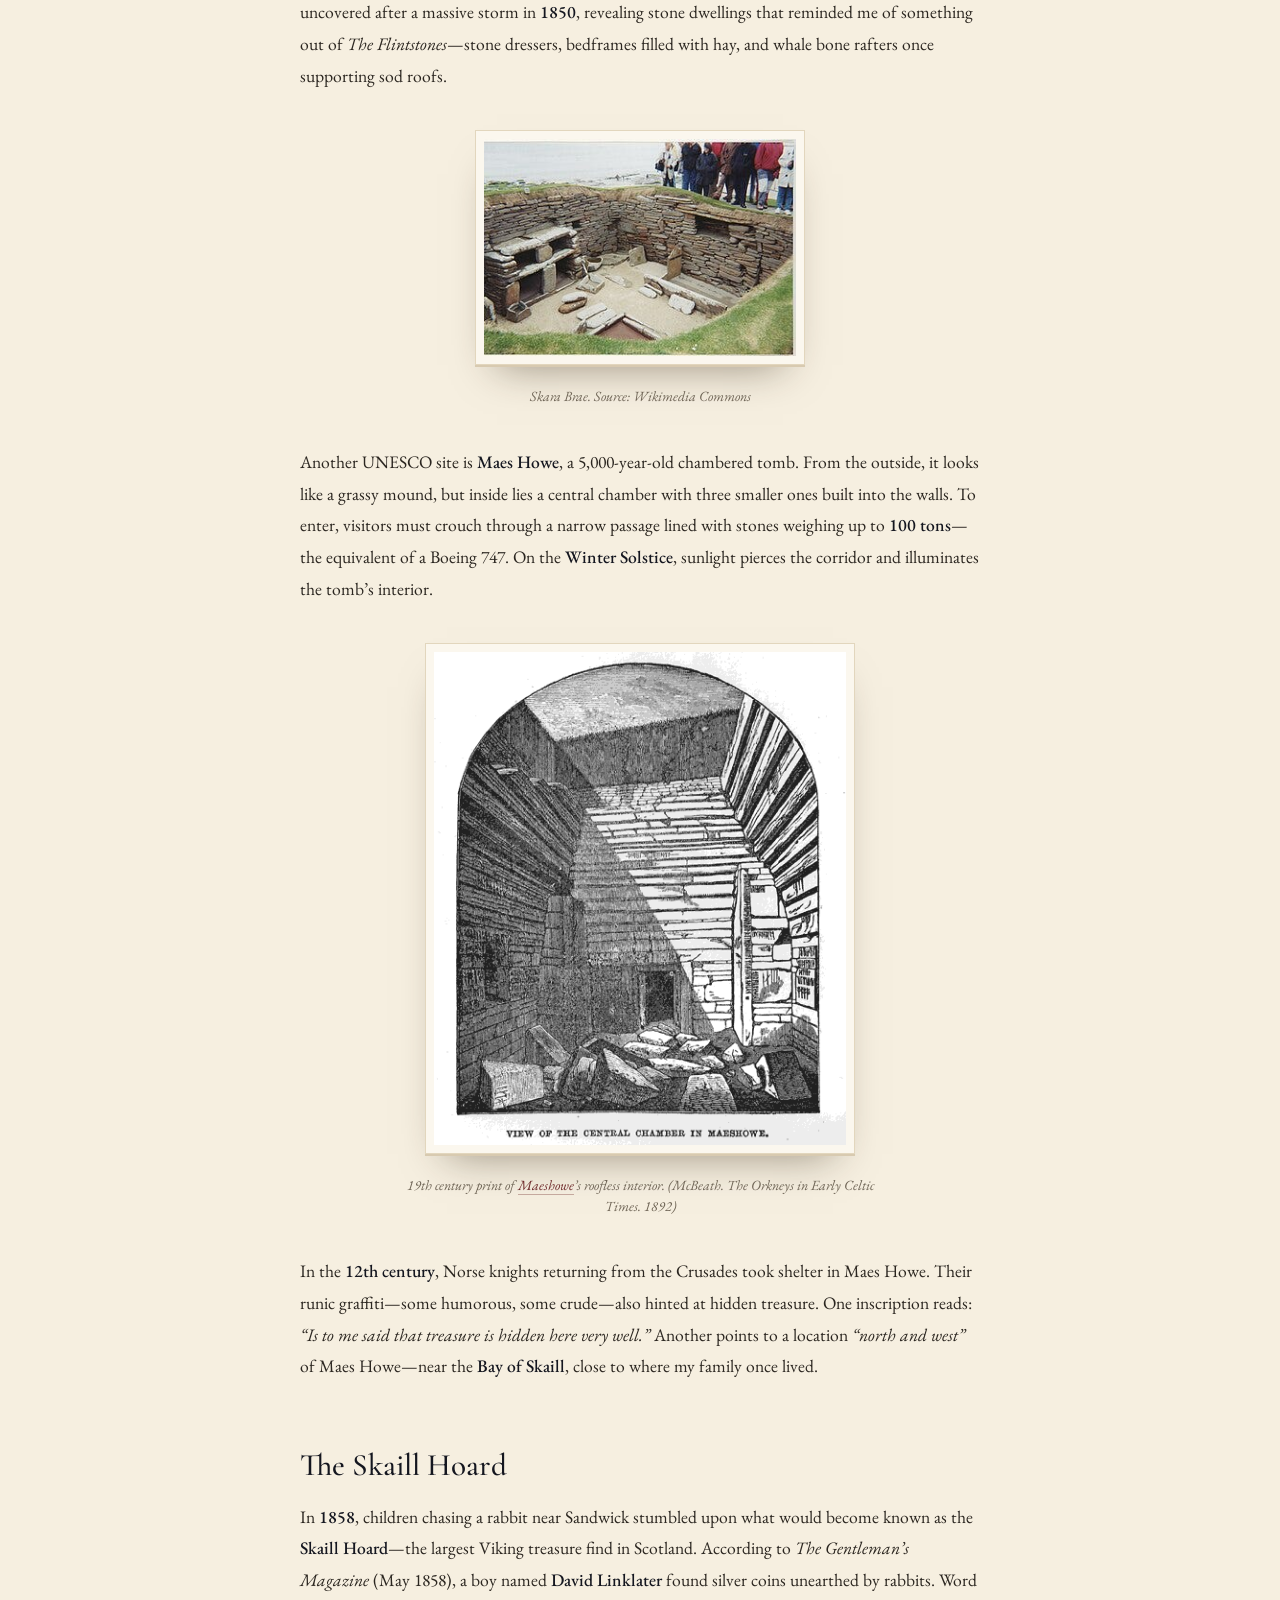
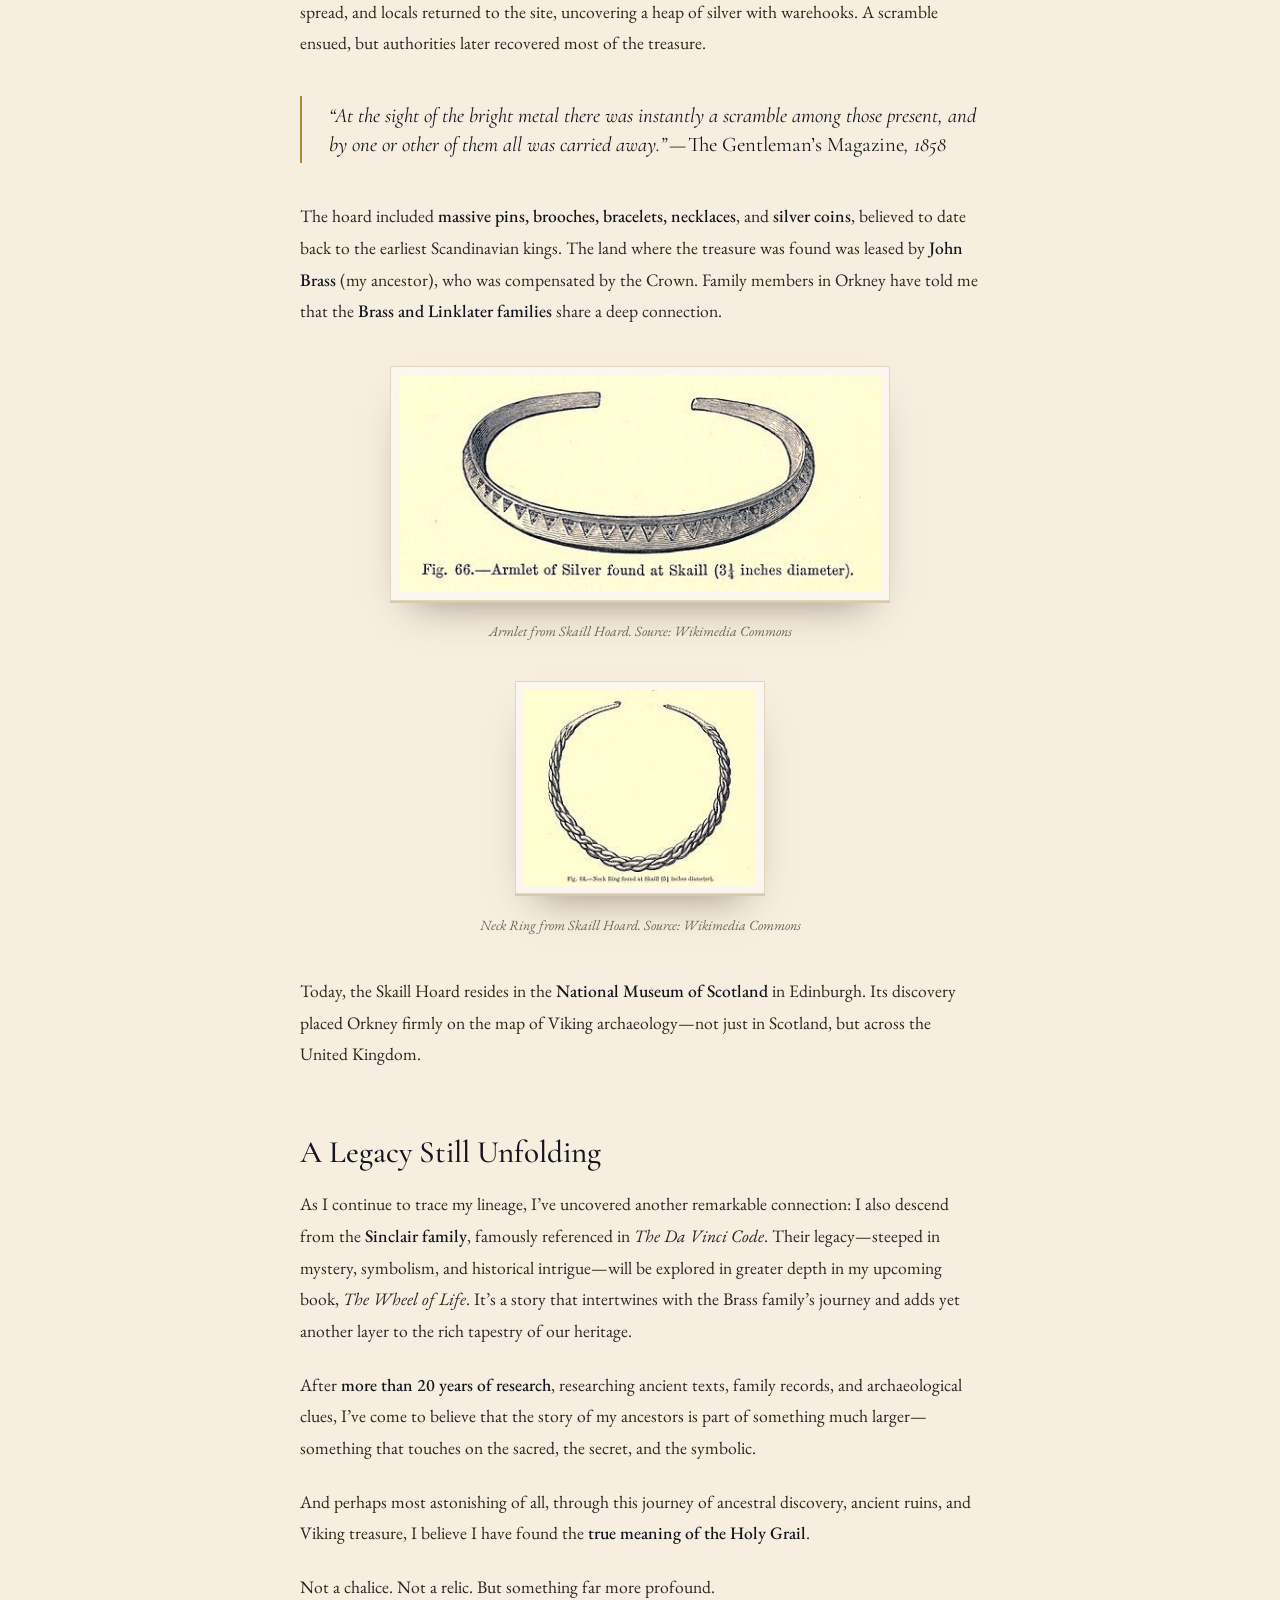
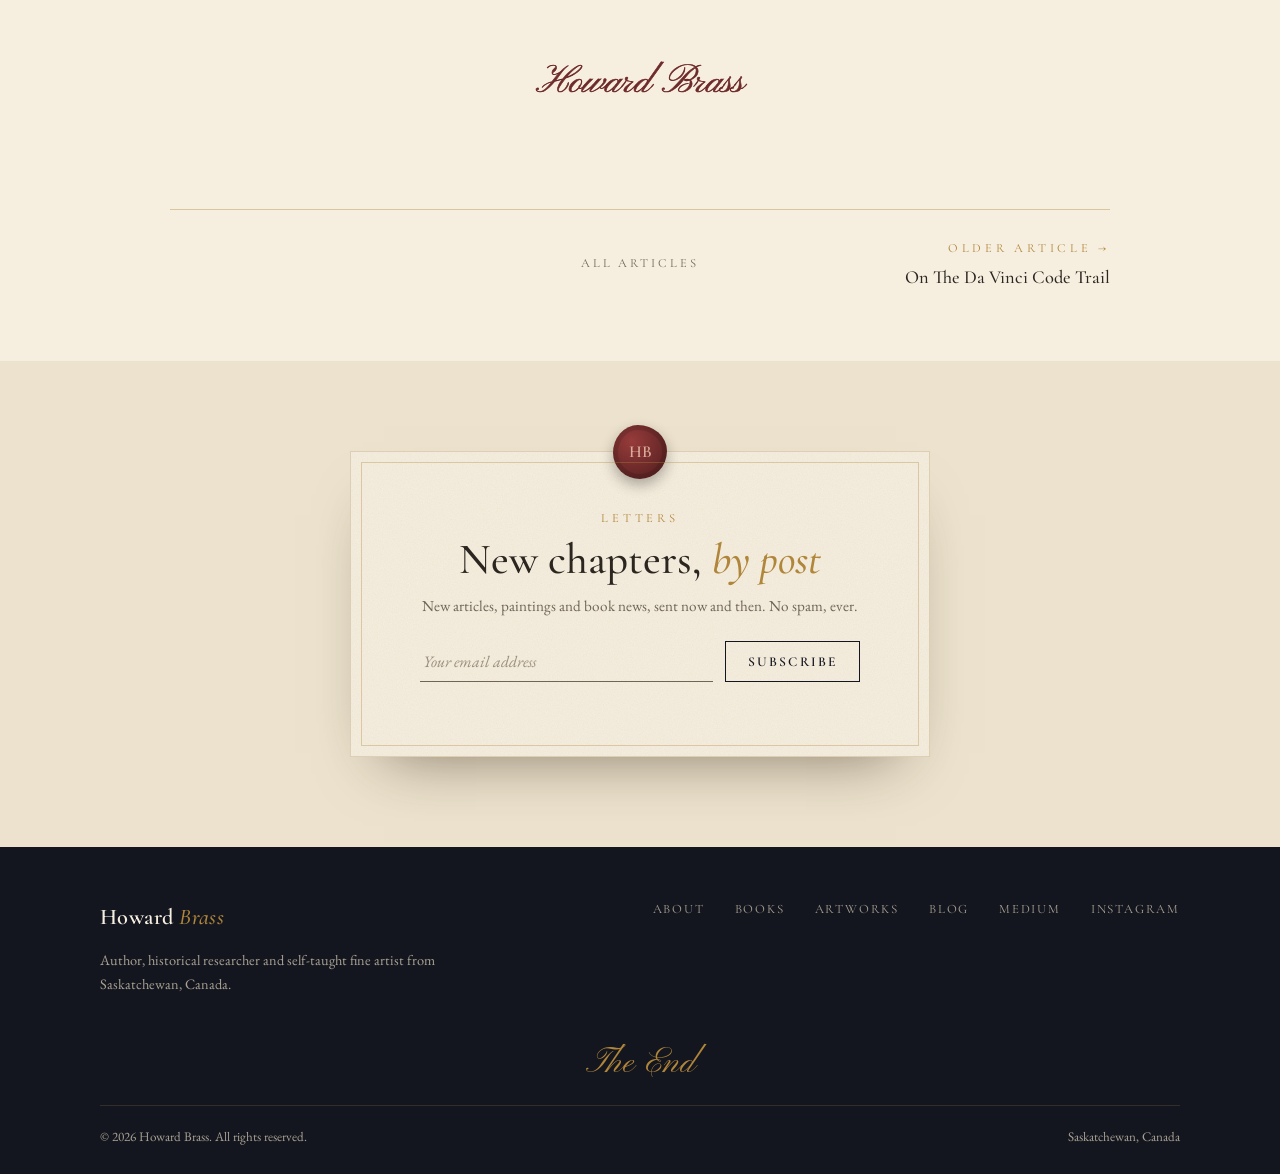
<file: blog/viking-treasure-of-the-orkney-islands.html>
<!DOCTYPE html>
<html lang="en">
<head>
  <meta charset="UTF-8">
  <meta name="viewport" content="width=device-width, initial-scale=1.0">
  <title>Unearthing My Roots — Howard Brass</title>
  <meta name="description" content="My Family Connection to the Viking Treasure of the Orkney Islands">
  <meta property="og:title" content="Unearthing My Roots — Howard Brass">
  <meta property="og:description" content="My Family Connection to the Viking Treasure of the Orkney Islands">
  <meta property="og:type" content="article">
  <meta property="og:image" content="../img/blog/viking-treasure-of-the-orkney-islands/2.jpg">
  <link rel="icon" href="data:image/svg+xml,%3Csvg xmlns='http://www.w3.org/2000/svg' viewBox='0 0 32 32'%3E%3Crect width='32' height='32' rx='6' fill='%231f2638'/%3E%3Cpath d='M16 9c-3-2-7-2-9-1v15c2-1 6-1 9 1 3-2 7-2 9-1V8c-2-1-6-1-9 1zM16 9v15' fill='none' stroke='%23d9b56a' stroke-width='1.5'/%3E%3C/svg%3E">
  <link rel="preconnect" href="https://fonts.googleapis.com">
  <link rel="preconnect" href="https://fonts.gstatic.com" crossorigin>
  <link href="https://fonts.googleapis.com/css2?family=Cormorant+Garamond:ital,wght@0,500;0,600;1,500&family=EB+Garamond:ital,wght@0,400;0,500;1,400&family=Pinyon+Script&display=swap" rel="stylesheet">
  <link rel="stylesheet" href="../css/style.css">
  <script>document.documentElement.className = "js";</script>
</head>
<body>

  <!-- Reading ribbon: grows as the visitor reads down the page -->
  <div class="ribbon" id="ribbon" aria-hidden="true"></div>

  <!-- ============ Header ============ -->
  <header class="header" id="header">
    <div class="wrap">
      <a href="../index.html" class="logo">Howard <em>Brass</em></a>
      <nav class="nav" id="nav" aria-label="Main">
        <a href="../index.html">Home</a>
        <a href="../about.html">About</a>
        <a href="../books.html">Books</a>
        <a href="../artworks.html">Artworks</a>
        <a href="../blog.html" aria-current="page">Blog</a>
      </nav>
      <button class="menu-btn" id="menuBtn" aria-label="Open menu" aria-expanded="false" aria-controls="nav">
        <span></span><span></span>
      </button>
    </div>
  </header>

  <main>

    <!-- ============ Chapter heading ============ -->
    <section class="page-hero post-hero">
      <div class="wrap narrow center">
        <span class="ch-num reveal">Ancestry &middot; 4 min read</span>
        <h1 class="reveal" style="--d:.08s">Unearthing My Roots</h1>
        <p class="post-dek reveal" style="--d:.16s">My Family Connection to the Viking Treasure of the Orkney Islands</p>
        <span class="ch-orn reveal" style="--d:.22s" aria-hidden="true"><i></i><b class="fl"></b><i></i></span>
        <p class="post-meta reveal" style="--d:.28s">By Howard Brass &middot; <time datetime="2026-09-30">30 September 2026</time></p>
      </div>
    </section>

    <!-- ============ The article ============ -->
    <article class="section paper-bg article">
      <div class="article-body">
        <p class="dropcap">My earliest memories of my father’s genealogy revolve around a fascinating origin story: the Brass family were religious refugees known as <strong>Huguenots</strong>. I grew up understanding that they had fled France during a time of religious persecution and war, seeking peace in Scotland. The earliest written record of the Brass name in the Orkney Islands dates back to <strong>1427</strong>. After their migration, the surname was anglicized from <em>Bras</em> or <em>de Bras</em> to <em>Brass</em>.</p><p>I didn’t think much about genealogy until adulthood. It was only when I stumbled upon intriguing details about the places my ancestors lived that I began to explore the mysteries of our origins more deeply. One story, in particular, captivated me: the Brass family’s connection to the <strong>largest Viking treasure discovery in Scotland</strong>.</p><h2>Life in Orkney</h2><p>The Orkney Islands, a wind-swept archipelago in the far north of Scotland, were home to many of my ancestors. In the 19th century, common occupations included farming, fishing, and straw-plaiting or weaving. Census records show that straw-plaiting was a frequent trade among my forebears.</p><p>In the <strong>1850s</strong>, my great-great-grandfather and his brothers emigrated to Canada and the United States. Genealogical records place them in the <strong>Parish of Sandwick</strong>, a region that would later become central to one of Scotland’s most remarkable archaeological discoveries.</p><h2>Ancient Echoes Beneath the Soil</h2><p>Orkney’s history is staggeringly ancient. Settlements date back to <strong>7000 BCE</strong>, with some researchers suggesting visitors arrived as early as <strong>11000 BCE</strong>. Permanent stone structures were built at the <strong>Knap of Howar</strong> around <strong>3900 BCE</strong>, making it the oldest preserved stone house in northern Europe. Some of Orkney’s megalithic rings even predate <strong>Stonehenge</strong>, and there’s speculation that Orkney’s builders may have influenced its construction.</p><blockquote><em>“The soil bleeds archaeology.” — Local saying</em></blockquote><p>One such site is <strong>Skara Brae</strong>, a Neolithic village occupied from <strong>3180 BCE to 2500 BCE</strong>. It was uncovered after a massive storm in <strong>1850</strong>, revealing stone dwellings that reminded me of something out of <em>The Flintstones</em> — stone dressers, bedframes filled with hay, and whale bone rafters once supporting sod roofs.</p><figure><img src="../img/blog/viking-treasure-of-the-orkney-islands/1.jpg" alt="Skara Brae. Source: Wikimedia Commons" width="330" height="230"><figcaption>Skara Brae. <em>Source: </em>Wikimedia Commons</figcaption></figure><p>Another UNESCO site is <strong>Maes Howe</strong>, a 5,000-year-old chambered tomb. From the outside, it looks like a grassy mound, but inside lies a central chamber with three smaller ones built into the walls. To enter, visitors must crouch through a narrow passage lined with stones weighing up to <strong>100 tons</strong> — the equivalent of a Boeing 747. On the <strong>Winter Solstice</strong>, sunlight pierces the corridor and illuminates the tomb’s interior.</p><figure><img src="../img/blog/viking-treasure-of-the-orkney-islands/2.jpg" alt="19th century print of Maeshowe’s roofless interior. (McBeath. The Orkneys in Early Celtic Times. 1892)" width="430" height="514" loading="lazy"><figcaption>19th century print of <a target="_blank" rel="noopener" href="https://www.nessofbrodgar.co.uk/around-the-ness-maeshowe/">Maeshowe</a>’s roofless interior. (McBeath. <em>The Orkneys in Early Celtic Times.</em> 1892)</figcaption></figure><p>In the <strong>12th century</strong>, Norse knights returning from the Crusades took shelter in Maes Howe. Their runic graffiti — some humorous, some crude — also hinted at hidden treasure. One inscription reads: <em>“Is to me said that treasure is hidden here very well.”</em> Another points to a location <em>“north and west”</em> of Maes Howe — near the <strong>Bay of Skaill</strong>, close to where my family once lived.</p><h2>The Skaill Hoard</h2><p>In <strong>1858</strong>, children chasing a rabbit near Sandwick stumbled upon what would become known as the <strong>Skaill Hoard</strong> — the largest Viking treasure find in Scotland. According to <em>The Gentleman’s Magazine</em> (May 1858), a boy named <strong>David Linklater</strong> found silver coins unearthed by rabbits. Word spread, and locals returned to the site, uncovering a heap of silver with warehooks. A scramble ensued, but authorities later recovered most of the treasure.</p><blockquote><em>“At the sight of the bright metal there was instantly a scramble among those present, and by one or other of them all was carried away.” — </em>The Gentleman’s Magazine<em>, 1858</em></blockquote><p>The hoard included <strong>massive pins, brooches, bracelets, necklaces</strong>, and <strong>silver coins</strong>, believed to date back to the earliest Scandinavian kings. The land where the treasure was found was leased by <strong>John Brass </strong>(my ancestor), who was compensated by the Crown. Family members in Orkney have told me that the <strong>Brass and Linklater families</strong> share a deep connection.</p><figure><img src="../img/blog/viking-treasure-of-the-orkney-islands/3.jpg" alt="Armlet from Skaill Hoard. Source: Wikimedia Commons" width="500" height="225" loading="lazy"><figcaption><em>Armlet from Skaill Hoard. Source: </em>Wikimedia Commons</figcaption></figure><figure><img src="../img/blog/viking-treasure-of-the-orkney-islands/4.jpg" alt="Neck Ring from Skaill Hoard. Source: Wikimedia Commons" width="250" height="210" loading="lazy"><figcaption><em>Neck Ring from Skaill Hoard. Source: </em>Wikimedia Commons</figcaption></figure><p>Today, the Skaill Hoard resides in the <strong>National Museum of Scotland</strong> in Edinburgh. Its discovery placed Orkney firmly on the map of Viking archaeology — not just in Scotland, but across the United Kingdom.</p><h2>A Legacy Still Unfolding</h2><p>As I continue to trace my lineage, I’ve uncovered another remarkable connection: I also descend from the <strong>Sinclair family</strong>, famously referenced in <em>The Da Vinci Code</em>. Their legacy — steeped in mystery, symbolism, and historical intrigue — will be explored in greater depth in my upcoming book, <em>The Wheel of Life</em>. It’s a story that intertwines with the Brass family’s journey and adds yet another layer to the rich tapestry of our heritage.</p><p>After <strong>more than 20 years of research</strong>, researching ancient texts, family records, and archaeological clues, I’ve come to believe that the story of my ancestors is part of something much larger — something that touches on the sacred, the secret, and the symbolic.</p><p>And perhaps most astonishing of all, through this journey of ancestral discovery, ancient ruins, and Viking treasure, I believe I have found the <strong>true meaning of the Holy Grail</strong>.</p><p>Not a chalice. Not a relic. But something far more profound.</p>
      </div>
      <footer class="article-end">
        <svg class="signature reveal" viewBox="0 0 360 90" aria-hidden="true">
          <text x="50%" y="62" text-anchor="middle">Howard Brass</text>
        </svg>
      </footer>
    </article>

    <!-- ============ Previous / next ============ -->
    <nav class="post-nav paper-bg" aria-label="More articles">
      <div class="wrap">
        <span class="pn-link pn-prev"></span>
        <a href="../blog.html" class="pn-all">All articles</a>
        <a href="on-the-da-vinci-code-trail.html" class="pn-link pn-next"><span class="ch-num">Older article &rarr;</span><b>On The Da Vinci Code Trail</b></a>
      </div>
    </nav>

    <!-- ============ Newsletter ============ -->
    <section class="section paper2-bg" id="letters">
      <div class="wrap">
        <div class="letter reveal">
          <span class="seal" aria-hidden="true">HB</span>
          <span class="ch-num">Letters</span>
          <h2>New chapters, <em>by post</em></h2>
          <p>New articles, paintings and book news, sent now and then. No spam, ever.</p>
          <!-- Submits to the backend once built: subscribers are saved in the admin dashboard -->
          <form class="nl-form" id="nlForm" novalidate>
            <input type="email" id="nlEmail" name="email" placeholder="Your email address" aria-label="Email address" required autocomplete="email">
            <button type="submit" class="btn btn-ink">Subscribe</button>
          </form>
          <p class="nl-msg" id="nlMsg" role="status"></p>
        </div>
      </div>
    </section>

  </main>

  <!-- ============ Footer ============ -->
  <footer class="footer">
    <div class="wrap">
      <div class="footer-top">
        <div>
          <a href="../index.html" class="logo">Howard <em>Brass</em></a>
          <p class="footer-tag">Author, historical researcher and self-taught fine artist from Saskatchewan, Canada.</p>
        </div>
        <nav class="footer-links" aria-label="Footer">
          <a href="../about.html">About</a>
          <a href="../books.html">Books</a>
          <a href="../artworks.html">Artworks</a>
          <a href="../blog.html">Blog</a>
          <a href="https://medium.com/@atlantisroots" target="_blank" rel="noopener">Medium</a>
          <a href="https://www.instagram.com/howardqueencitygallery/" target="_blank" rel="noopener">Instagram</a>
        </nav>
      </div>
      <p class="fin" aria-hidden="true">The End</p>
      <div class="footer-bottom">
        <span>&copy; <span id="year"></span> Howard Brass. All rights reserved.</span>
        <span>Saskatchewan, Canada</span>
      </div>
    </div>
  </footer>


  <script src="../js/main.js"></script>
</body>
</html>
</file>
<file: css/style.css>
/* =========================================================
   Howard Brass — Author website
   Theme: an old leather-bound book. Navy leather, gilt edges,
   aged paper and sepia ink.
   ========================================================= */

:root {
  --ink: #14161f;
  --ink-2: #1c2030;
  --leather: #1f2638;
  --leather-2: #283149;
  --paper: #f6efe0;
  --paper-2: #ece2cd;
  --paper-edge: #d8cab0;
  --text: #2b2620;
  --muted: #6f6556;
  --gold: #b0863a;
  --gold-l: #d9b56a;
  --oxblood: #6e2a2a;

  --display: "Cormorant Garamond", Georgia, serif;
  --body: "EB Garamond", Georgia, serif;
  --script: "Pinyon Script", cursive;

  --ease: cubic-bezier(.22, .61, .36, 1);
  --header-h: 64px;
  --grain: url("data:image/svg+xml,%3Csvg xmlns='http://www.w3.org/2000/svg' width='220' height='220'%3E%3Cfilter id='n'%3E%3CfeTurbulence type='fractalNoise' baseFrequency='.8' numOctaves='3' stitchTiles='stitch'/%3E%3CfeColorMatrix values='0 0 0 0 .4 0 0 0 0 .3 0 0 0 0 .18 0 0 0 .11 0'/%3E%3C/filter%3E%3Crect width='100%25' height='100%25' filter='url(%23n)'/%3E%3C/svg%3E");
}

*, *::before, *::after { box-sizing: border-box; }
html { scroll-behavior: smooth; scroll-padding-top: var(--header-h); }
body {
  margin: 0;
  font-family: var(--body);
  font-size: 1rem;
  line-height: 1.65;
  color: var(--text);
  background: var(--paper);
  -webkit-font-smoothing: antialiased;
  overflow-x: hidden;
}
/* Fine paper grain over the whole site */
body::after {
  content: "";
  position: fixed;
  inset: 0;
  pointer-events: none;
  z-index: 300;
  background-image: var(--grain);
  opacity: .55;
  mix-blend-mode: multiply;
}
img { max-width: 100%; display: block; }
a { color: inherit; text-decoration: none; }
h1, h2, h3 { font-family: var(--display); font-weight: 500; line-height: 1.1; margin: 0; }
h2 { font-size: clamp(1.9rem, 3.4vw, 2.7rem); }
h2 em, h1 em { color: var(--gold); }
p { margin: 0 0 1.1em; }
.wrap { width: min(1080px, 100% - 2 * clamp(20px, 5vw, 56px)); margin-inline: auto; }
.wrap.narrow { width: min(640px, 100% - 40px); }
.center { text-align: center; }
.section { position: relative; padding: clamp(56px, 7vw, 96px) 0; }

.paper-bg { background: var(--paper); }
.paper2-bg { background: var(--paper-2); }
.ink-bg { background: var(--ink); color: #d9d2c3; }
.leather-bg {
  color: #d9d2c3;
  background:
    radial-gradient(120% 90% at 20% 30%, rgba(217,181,106,.08), transparent 60%),
    linear-gradient(160deg, var(--leather-2), var(--leather) 50%, var(--ink-2));
}
.ink-bg h2, .leather-bg h2 { color: var(--paper); }

/* ---------- Small shared pieces ---------- */
.ch-num {
  display: block;
  font-family: var(--display);
  font-size: .78rem;
  letter-spacing: .3em;
  text-transform: uppercase;
  color: var(--gold);
  margin-bottom: .5rem;
}
.ch-orn {
  display: flex;
  align-items: center;
  justify-content: center;
  gap: 14px;
  color: var(--gold);
  margin: .8rem auto 0;
}
.ch-orn i {
  display: block;
  width: 50px;
  height: 1px;
  background: currentColor;
  opacity: .6;
  transform: scaleX(0);
  transition: transform 1.2s var(--ease) .3s;
}
.ch-orn i:first-child { transform-origin: right; }
.ch-orn i:last-child { transform-origin: left; }
.ch-orn.is-in i { transform: scaleX(1); }

/* Small diamond ornament (a printer's fleuron) */
.fl {
  position: relative;
  display: inline-block;
  width: 8px;
  height: 8px;
  border: 1px solid currentColor;
  transform: rotate(45deg);
}
.fl::after { content: ""; position: absolute; inset: 2px; background: currentColor; }

.ch-head { position: relative; text-align: center; margin-bottom: clamp(32px, 4.5vw, 52px); }
.ch-big {
  position: absolute;
  left: 50%;
  top: 50%;
  transform: translate(-50%, -54%);
  font-family: var(--display);
  font-size: clamp(6rem, 13vw, 10rem);
  line-height: 1;
  color: transparent;
  -webkit-text-stroke: 1px rgba(176, 134, 58, .16);
  pointer-events: none;
  user-select: none;
  z-index: 0;
}
.ch-head > :not(.ch-big) { position: relative; z-index: 1; }
.ch-intro { max-width: 480px; margin: 1rem auto 0; color: var(--muted); font-style: italic; font-size: .95rem; }

.folio {
  text-align: center;
  font-family: var(--display);
  font-style: italic;
  color: var(--muted);
  font-size: .85rem;
  margin: clamp(32px, 4.5vw, 52px) 0 0;
}
.folio::before, .folio::after { content: " \2014  "; opacity: .5; }

.dropcap::first-letter {
  float: left;
  font-family: var(--display);
  font-size: 3.9em;
  line-height: .78;
  padding: .08em .1em 0 0;
  color: var(--oxblood);
}

/* ---------- Buttons & links ---------- */
.btn {
  position: relative;
  display: inline-flex;
  align-items: center;
  justify-content: center;
  gap: .6em;
  padding: .75em 1.6em;
  font-family: var(--display);
  font-size: .85rem;
  font-weight: 600;
  letter-spacing: .16em;
  text-transform: uppercase;
  border: 1px solid currentColor;
  overflow: hidden;
  isolation: isolate;
  cursor: pointer;
  background: none;
  transition: color .5s var(--ease), border-color .5s var(--ease);
}
.btn::before {
  content: "";
  position: absolute;
  inset: 0;
  z-index: -1;
  transform: scaleY(0);
  transform-origin: bottom;
  transition: transform .5s var(--ease);
}
.btn:hover::before, .btn:focus-visible::before { transform: scaleY(1); }
.btn-ink { color: var(--ink); }
.btn-ink::before { background: var(--ink); }
.btn-ink:hover, .btn-ink:focus-visible { color: var(--paper); }
.btn-gold { color: var(--ink); background: var(--gold-l); border-color: var(--gold-l); }
.btn-gold::before { background: var(--paper); }

.link-arrow {
  display: inline-flex;
  gap: .4em;
  font-style: italic;
  color: var(--oxblood);
  border-bottom: 1px solid currentColor;
  padding-bottom: 1px;
}
.link-arrow span { transition: transform .35s var(--ease); }
.link-arrow:hover span { transform: translateX(5px); }
.link-arrow.light { color: var(--gold-l); }
:focus-visible { outline: 2px solid var(--gold); outline-offset: 3px; }

/* =========================================================
   Preloader
   ========================================================= */
.preloader {
  position: fixed;
  inset: 0;
  z-index: 400;
  display: none;
  place-items: center;
  align-content: center;
  gap: 26px;
  background: radial-gradient(70% 60% at 50% 40%, #232838, var(--ink));
  transition: opacity .9s var(--ease), visibility .9s;
}
.js .preloader { display: grid; }
.loaded .preloader { opacity: 0; visibility: hidden; }

.pl-book { position: relative; width: 210px; height: 140px; perspective: 900px; }
.pl-book::before {
  content: "";
  position: absolute;
  inset: -9px -11px;
  border-radius: 5px;
  background: var(--leather-2);
  box-shadow: 0 24px 50px rgba(0,0,0,.55), inset 0 0 0 1px rgba(217,181,106,.25);
}
.pl-page, .pl-flip::before, .pl-flip::after {
  background:
    repeating-linear-gradient(to bottom, transparent 0 9px, rgba(70,52,28,.14) 9px 10px) 14px 18px / calc(100% - 28px) calc(100% - 34px) no-repeat,
    var(--paper);
}
.pl-page { position: absolute; top: 0; width: 50%; height: 100%; }
.pl-left { left: 0; border-radius: 3px 0 0 3px; box-shadow: inset -14px 0 18px -12px rgba(0,0,0,.35); }
.pl-right { right: 0; border-radius: 0 3px 3px 0; box-shadow: inset 14px 0 18px -12px rgba(0,0,0,.35); }
.pl-flip {
  position: absolute;
  top: 0;
  left: 50%;
  width: 50%;
  height: 100%;
  transform-origin: left center;
  transform-style: preserve-3d;
  animation: pageFlip 2.1s var(--ease) infinite;
  animation-delay: calc(var(--i) * .35s);
}
.pl-flip::before, .pl-flip::after {
  content: "";
  position: absolute;
  inset: 0;
  border-radius: 0 3px 3px 0;
  backface-visibility: hidden;
  -webkit-backface-visibility: hidden;
}
.pl-flip::after { transform: rotateY(180deg); border-radius: 3px 0 0 3px; filter: brightness(.94); }
@keyframes pageFlip {
  0%, 8% { transform: rotateY(0); }
  60%, 100% { transform: rotateY(-180deg); }
}

.pl-sign, .signature { width: min(340px, 80vw); overflow: visible; }
.pl-sign text, .signature text {
  font-family: var(--script);
  font-size: 58px;
  fill: transparent;
  stroke: var(--gold-l);
  stroke-width: .8;
  stroke-dasharray: 900;
  stroke-dashoffset: 900;
}
.pl-sign text { animation: write 2.2s ease-in-out .2s forwards, inkFill .8s ease 2s forwards; }
@keyframes write { to { stroke-dashoffset: 0; } }
@keyframes inkFill { to { fill: var(--gold-l); } }
.pl-sub {
  margin: -10px 0 0;
  font-family: var(--display);
  letter-spacing: .3em;
  text-transform: uppercase;
  font-size: .78rem;
  line-height: 1.9;
  text-align: center;
  max-width: calc(100vw - 48px);
  color: rgba(217,181,106,.7);
  opacity: 0;
  animation: fadeIn 1s ease 1.2s forwards;
}
@keyframes fadeIn { to { opacity: 1; } }

/* Reading ribbon */
.ribbon {
  position: fixed;
  top: var(--header-h);
  right: clamp(14px, 2vw, 28px);
  z-index: 40;
  width: 16px;
  height: calc(36px + var(--p, 0) * 26vh);
  background: linear-gradient(90deg, #5a2020, var(--oxblood) 45%, #85393a 55%, #5a2020);
  clip-path: polygon(0 0, 100% 0, 100% 100%, 50% calc(100% - 9px), 0 100%);
  opacity: 0;
  transition: opacity .5s;
}
.scrolled .ribbon { opacity: 1; }

/* =========================================================
   Header
   ========================================================= */
.header {
  position: fixed;
  inset: 0 0 auto;
  z-index: 50;
  height: var(--header-h);
  display: flex;
  align-items: center;
  color: var(--paper);
  transition: background .5s var(--ease), color .5s var(--ease), box-shadow .5s var(--ease);
}
.scrolled .header {
  background: rgba(246, 239, 224, .95);
  color: var(--ink);
  box-shadow: 0 1px 0 rgba(176, 134, 58, .35);
  backdrop-filter: blur(6px);
}
.header .wrap { display: flex; align-items: center; justify-content: space-between; }
.logo { font-family: var(--display); font-size: 1.4rem; font-weight: 600; letter-spacing: .02em; }
.logo em { color: var(--gold); font-weight: 500; }
.nav { display: flex; gap: clamp(18px, 2.6vw, 34px); }
.nav a {
  position: relative;
  font-family: var(--display);
  font-size: .85rem;
  font-weight: 600;
  letter-spacing: .16em;
  text-transform: uppercase;
  padding: 4px 0;
}
.nav a::after {
  content: "";
  position: absolute;
  left: 0;
  right: 0;
  bottom: -2px;
  height: 1px;
  background: var(--gold);
  transform: scaleX(0);
  transition: transform .4s var(--ease);
}
.nav a:hover::after, .nav a[aria-current]::after { transform: scaleX(1); }
.menu-btn { display: none; }

/* =========================================================
   Hero: the opening book
   ========================================================= */
.hero {
  position: relative;
  min-height: 100svh;
  display: grid;
  grid-template-columns: minmax(0, 1fr);
  place-items: center;
  padding: calc(var(--header-h) + 24px) 20px 90px;
  background:
    radial-gradient(60% 50% at 50% 38%, rgba(217,181,106,.16), transparent 70%),
    radial-gradient(120% 90% at 50% 30%, #262b3c, var(--ink) 65%);
  overflow: hidden;
}

.hb {
  /* Fit the viewport height where possible, but never so small that the text crowds the page */
  --w: min(900px, 92vw, max(740px, calc((100svh - var(--header-h) - 170px) * 1.5)));
  position: relative;
  width: var(--w);
  aspect-ratio: 3 / 2;
  perspective: 2800px;
  container-type: inline-size;
  transition: transform 1.8s cubic-bezier(.6, .05, .25, 1);
}
/* Closed: only the right half (the cover) is showing, so slide it to the centre */
.js .hb:not(.is-open) { transform: translateX(-25%) scale(.92); }

.hb-right, .hb-cover {
  position: absolute;
  top: 0;
  left: 50%;
  width: 50%;
  height: 100%;
}
.hb-right {
  padding: 10px 10px 10px 0;
  background: var(--leather);
  border-radius: 0 7px 7px 0;
  box-shadow: 30px 40px 70px -30px rgba(0,0,0,.8);
}
.hb-cover {
  z-index: 2;
  transform-origin: left center;
  transform-style: preserve-3d;
  transform: rotateY(-180deg);
  transition: transform 1.8s cubic-bezier(.6, .05, .25, 1);
}
.js .hb:not(.is-open) .hb-cover { transform: rotateY(0); }

.hb-face {
  position: absolute;
  inset: 0;
  backface-visibility: hidden;
  -webkit-backface-visibility: hidden;
}
.hb-front {
  border-radius: 0 7px 7px 0;
  background:
    var(--grain),
    radial-gradient(90% 70% at 40% 35%, var(--leather-2), var(--leather) 70%, #161b29);
  box-shadow: inset 6px 0 14px rgba(0,0,0,.45), 30px 40px 70px -30px rgba(0,0,0,.8);
  padding: 7%;
}
.hb-front-inner {
  height: 100%;
  display: flex;
  flex-direction: column;
  align-items: center;
  justify-content: center;
  gap: 4cqi;
  color: var(--gold-l);
  border: 1px solid rgba(217,181,106,.55);
  outline: 1px solid rgba(217,181,106,.3);
  outline-offset: -8px;
}
.hb-emblem { width: 34%; opacity: .85; }
.hb-front-name { font-family: var(--display); font-size: 4.2cqi; letter-spacing: .12em; text-transform: uppercase; }
.hb-front-sub { font-family: var(--display); font-style: italic; font-size: 2cqi; opacity: .8; }

.hb-back {
  transform: rotateY(180deg);
  padding: 10px 0 10px 10px;
  background: var(--leather);
  border-radius: 7px 0 0 7px;
  box-shadow: -30px 40px 70px -30px rgba(0,0,0,.8);
}

/* Once open, drop the 3D so the text renders crisp */
.hb.is-settled .hb-cover { left: 0; transform: none; transition: none; }
.hb.is-settled .hb-back { transform: none; }
.hb.is-settled .hb-front { display: none; }

.hb .paper {
  position: relative;
  height: 100%;
  display: flex;
  flex-direction: column;
  padding: 6cqi 6cqi 3cqi;
  background: var(--grain), var(--paper);
  color: var(--text);
}
.hb-right .paper {
  border-radius: 0 4px 4px 0;
  background:
    linear-gradient(to right, rgba(60,40,15,.22), transparent 9%),
    var(--grain), var(--paper);
  box-shadow: 1px 0 0 #e5dbc5, 2px 0 0 var(--paper-edge), 3px 0 0 #e5dbc5, 4px 0 0 #c9b998;
}
.hb-back .paper {
  border-radius: 4px 0 0 4px;
  background:
    linear-gradient(to left, rgba(60,40,15,.22), transparent 9%),
    var(--grain), var(--paper);
  box-shadow: -1px 0 0 #e5dbc5, -2px 0 0 var(--paper-edge), -3px 0 0 #e5dbc5, -4px 0 0 #c9b998;
}

.running-head {
  text-align: center;
  font-family: var(--display);
  font-size: max(11px, 1.05cqi);
  letter-spacing: .32em;
  text-transform: uppercase;
  color: var(--muted);
  margin: 0;
}
.hb .folio { margin: auto 0 0; font-size: max(12px, 1.2cqi); }

.title-page {
  flex: 1;
  display: flex;
  flex-direction: column;
  align-items: center;
  justify-content: center;
  text-align: center;
}
.title-page .orn { color: var(--gold); line-height: 0; }
.title-page .orn .fl { width: 1.3cqi; height: 1.3cqi; min-width: 10px; min-height: 10px; }
.title-page h1 { font-size: 7cqi; font-weight: 500; margin: 1.4cqi 0; color: var(--ink); }
.title-page h1 em { display: block; }
.title-page .rule { width: 12cqi; height: 1px; background: var(--gold); }
.title-page .roles {
  margin: 2cqi 0 0;
  font-family: var(--display);
  font-size: max(10px, 1.05cqi);
  letter-spacing: .2em;
  white-space: nowrap;
  text-transform: uppercase;
  color: var(--muted);
}
.signature { width: 26cqi; margin-top: 2.5cqi; }
.signature text { stroke: var(--oxblood); stroke-width: 1; }
.hb.is-open .signature text { animation: write 2.4s ease-in-out 1.9s forwards, inkFillRed .8s ease 4s forwards; }
@keyframes inkFillRed { to { fill: var(--oxblood); } }

.hb-lead {
  font-family: var(--display);
  font-style: italic;
  font-size: 2.6cqi;
  line-height: 1.25;
  color: var(--ink);
  margin: 3.6cqi 0 2.2cqi;
  padding-right: 3cqi; /* clear the bookmark ribbon */
}
.hb-text { font-size: max(13px, 1.5cqi); line-height: 1.65; margin-bottom: 2.6cqi; }
.hb-cta { display: flex; align-items: center; flex-wrap: wrap; gap: 1rem 1.6rem; }
.hb-cta .btn { font-size: max(11px, 1.15cqi); }
.hb-cta .link-arrow { font-size: max(14px, 1.5cqi); }

/* Bookmark ribbon hanging from the top of the right page */
.hb-ribbon {
  position: absolute;
  top: -4px;
  right: 12%;
  width: 2.2cqi;
  height: 26%;
  background: linear-gradient(90deg, #5a2020, var(--oxblood) 45%, #85393a 55%, #5a2020);
  clip-path: polygon(0 0, 100% 0, 100% 100%, 50% 88%, 0 100%);
  transform-origin: top;
  transform: scaleY(0);
  transition: transform 1s var(--ease) 2.2s;
}
.hb.is-open .hb-ribbon { transform: scaleY(1); }

/* Page text inks in after the cover opens */
.ink { transition: opacity 1s var(--ease), transform 1s var(--ease); transition-delay: calc(1.3s + var(--d, 0s)); }
.js .hb:not(.is-open) .ink { opacity: 0; transform: translateY(10px); }

.scroll-cue {
  position: absolute;
  bottom: 26px;
  left: 50%;
  transform: translateX(-50%);
  display: flex;
  flex-direction: column;
  align-items: center;
  gap: 10px;
  font-family: var(--display);
  font-size: .78rem;
  letter-spacing: .3em;
  text-transform: uppercase;
  color: rgba(217,181,106,.75);
}
.scroll-cue i { width: 1px; height: 38px; background: linear-gradient(var(--gold-l), transparent); animation: cue 2.2s var(--ease) infinite; transform-origin: top; }
@keyframes cue { 0% { transform: scaleY(0); } 50% { transform: scaleY(1); } 100% { transform: scaleY(1); opacity: 0; } }

/* =========================================================
   Contents
   ========================================================= */
.contents { padding-bottom: clamp(40px, 5vw, 64px); }
.toc { list-style: none; margin: 0; padding: 0; }
.toc a {
  display: flex;
  align-items: baseline;
  gap: 16px;
  padding: 9px 0;
  font-family: var(--display);
  font-size: clamp(1.1rem, 1.8vw, 1.3rem);
  transition: color .3s, padding .4s var(--ease);
}
.toc-n { min-width: 2.6ch; color: var(--gold); font-size: .85em; }
.toc-dots { flex: 1; border-bottom: 2px dotted rgba(111,101,86,.4); transform: translateY(-5px); }
.toc-p { font-style: italic; color: var(--muted); }
.toc a:hover { color: var(--oxblood); padding-left: 10px; }

/* =========================================================
   Chapter I: The Author
   ========================================================= */
.author-grid {
  display: grid;
  grid-template-columns: 5fr 7fr;
  gap: clamp(28px, 5vw, 64px);
  align-items: start;
}
.pull {
  font-family: var(--display);
  font-style: italic;
  font-size: clamp(1.4rem, 2.3vw, 1.8rem);
  line-height: 1.25;
  color: var(--ink);
  border-left: 2px solid var(--gold);
  padding-left: 22px;
}
.pull em { color: var(--oxblood); }
.prose { font-size: 1rem; }

.marginalia {
  display: grid;
  grid-template-columns: repeat(3, 1fr);
  gap: clamp(20px, 3.5vw, 44px);
  margin-top: clamp(40px, 5vw, 60px);
  padding-top: 28px;
  border-top: 1px solid rgba(176,134,58,.4);
}
.m-num { font-family: var(--display); font-style: italic; font-size: 1.1rem; color: var(--gold); }
.marginalia h3 { font-size: 1.3rem; margin: .1rem 0 .4rem; }
.marginalia p { color: var(--muted); font-size: .92rem; margin: 0; }

/* =========================================================
   Chapter II: The Book
   ========================================================= */
.book-grid {
  display: grid;
  grid-template-columns: 1fr 1.1fr;
  gap: clamp(40px, 7vw, 100px);
  align-items: center;
}
.book-stage { display: grid; place-items: center; perspective: 1600px; padding: 20px 0; }
.book {
  position: relative;
  width: min(240px, 58vw);
  aspect-ratio: 2 / 3;
  transform-style: preserve-3d;
  transform: rotateY(-24deg) rotateX(4deg);
  transition: transform .7s var(--ease);
  animation: bookFloat 6s ease-in-out infinite;
}
@keyframes bookFloat { 50% { translate: 0 -10px; } }
.book-cover, .book-back { position: absolute; inset: 0; border-radius: 2px 6px 6px 2px; }
.book-back { transform: translateZ(-19px); background: #10141f; box-shadow: 40px 40px 70px rgba(0,0,0,.55); }
.book-pages {
  position: absolute;
  top: 1.5%;
  left: calc(100% - 4px);
  width: 38px;
  height: 97%;
  transform-origin: left;
  transform: translateZ(19px) rotateY(90deg);
  background: repeating-linear-gradient(to right, #f3ead6 0 2px, #d6c8ab 2px 3px);
}
.book-cover {
  transform: translateZ(19px);
  display: flex;
  flex-direction: column;
  align-items: center;
  justify-content: space-between;
  text-align: center;
  padding: 11% 10%;
  color: var(--gold-l);
  background:
    var(--grain),
    linear-gradient(90deg, rgba(0,0,0,.4), transparent 7%, rgba(255,255,255,.06) 8%, transparent 12%),
    radial-gradient(90% 70% at 50% 40%, #6e2a2a, #4a1a1c);
  box-shadow: inset 0 0 0 10px #4a1a1c, inset 0 0 0 11px rgba(217,181,106,.6);
}
.book-cover svg { width: 46%; opacity: .9; }
/* Real cover artwork */
.book-cover.has-img { padding: 0; background: #0d3a1f; }
.book .book-cover.has-img { box-shadow: none; }
.book-cover.has-img img { position: absolute; inset: 0; width: 100%; height: 100%; object-fit: cover; border-radius: inherit; }
.book-cover.has-img::after { content: ""; position: absolute; inset: 0; border-radius: inherit; background: linear-gradient(90deg, rgba(0,0,0,.35), transparent 6%, rgba(255,255,255,.08) 7%, transparent 11%); pointer-events: none; }
.bc-author { font-family: var(--display); letter-spacing: .3em; text-transform: uppercase; font-size: .65rem; }
.bc-title { font-family: var(--display); font-size: 1.7rem; line-height: 1; }
.bc-sub { font-family: var(--display); font-style: italic; font-size: .85rem; opacity: .85; margin-top: -8%; }

.book-grid { max-width: 940px; }
.book-copy h2 em { display: block; font-size: .55em; margin-top: .4rem; color: var(--gold-l); }
.book-copy .lead { font-size: 1.05rem; margin: 1.1rem 0; color: #e8e1d2; }
.book-points { list-style: none; margin: 0 0 1.6rem; padding: 0; font-size: .95rem; }
.book-points li { position: relative; padding: .4rem 0 .4rem 1.6rem; border-bottom: 1px solid rgba(217,181,106,.18); }
.book-points li::before { content: ""; position: absolute; left: 3px; top: .95rem; width: 7px; height: 7px; border: 1px solid var(--gold); transform: rotate(45deg); }
.book-actions { display: flex; align-items: center; gap: 2rem; flex-wrap: wrap; }

/* =========================================================
   Chapter III: Paintings
   ========================================================= */
/* Justified rows: each plate's width follows its painting's ratio (--r), so frames in a row share a height */
.plates { display: flex; flex-wrap: wrap; gap: clamp(18px, 2.4vw, 26px); margin-bottom: clamp(24px, 3vw, 36px); }
.plates .plate { flex: var(--r, 1) 1 calc(var(--r, 1) * 250px); min-width: 0; }
.plates .plate-img { aspect-ratio: var(--r, 1); }
.plates .plate img { height: 100%; object-fit: cover; }
.plate { display: block; cursor: zoom-in; }
.plate-frame {
  display: block;
  padding: 8px;
  background: #fbf7ee;
  border: 1px solid #e2d6bd;
  box-shadow: 0 2px 0 var(--paper-edge), 0 22px 40px -22px rgba(50,35,15,.5);
  transition: transform .6s var(--ease), box-shadow .6s var(--ease);
}
.plate-img { display: block; overflow: hidden; }
.js .plate-img { clip-path: inset(0 0 100% 0); transition: clip-path 1.4s var(--ease) calc(var(--d, 0s) + .15s); }
.js .plate.is-in .plate-img { clip-path: inset(0); }
.plate img { width: 100%; height: auto; transition: transform 1.8s var(--ease) calc(var(--d, 0s) + .15s); }
.js .plate:not(.is-in) img { transform: scale(1.12); }
.plate:hover .plate-frame { transform: translateY(-6px) rotate(-.4deg); box-shadow: 0 2px 0 var(--paper-edge), 0 34px 50px -24px rgba(50,35,15,.55); }
.plate.is-in:hover img { transform: scale(1.04); transition-delay: 0s; }
.plate-cap { display: flex; align-items: baseline; flex-wrap: wrap; gap: 2px 8px; margin-top: 9px; line-height: 1.3; }
.plate-cap b { font-family: var(--display); font-weight: 600; letter-spacing: .18em; text-transform: uppercase; font-size: .66rem; color: var(--gold); }
.plate-cap i { font-family: var(--display); font-size: 1.08rem; color: var(--ink); }
.plate-cap small { width: 100%; color: var(--muted); font-size: .8rem; }
#paintings .center { margin-top: 8px; }

/* =========================================================
   Chapter IV: Exhibitions
   ========================================================= */
.ex-grid {
  display: grid;
  grid-template-columns: .85fr 1.15fr;
  gap: clamp(32px, 6vw, 72px);
  align-items: center;
  max-width: 940px;
}
.ex-plate { margin: 0; }
.ex-copy .lead { margin: 1rem 0 1.4rem; font-size: 1rem; color: var(--muted); }
.ex-list { list-style: none; margin: 0; padding: 0; border-top: 1px solid rgba(176,134,58,.45); }
.ex-list li { position: relative; padding: 16px 0; border-bottom: 1px solid rgba(176,134,58,.45); }
.ex-list li::before {
  content: "";
  position: absolute;
  left: 0;
  bottom: -1px;
  width: 100%;
  height: 1px;
  background: var(--oxblood);
  transform: scaleX(0);
  transform-origin: left;
  transition: transform .7s var(--ease);
}
.ex-list li:hover::before { transform: scaleX(1); }
.ex-place { font-family: var(--display); letter-spacing: .22em; text-transform: uppercase; font-size: .68rem; color: var(--gold); }
.ex-list h3 { font-size: clamp(1.25rem, 1.9vw, 1.5rem); margin: .2rem 0; transition: color .4s; }
.ex-list li:hover h3 { color: var(--oxblood); }
.ex-list p { margin: 0; color: var(--muted); font-size: .92rem; }

/* =========================================================
   Chapter V: Giving back
   ========================================================= */
#giving blockquote {
  margin: 1.4rem 0 1.1rem;
  font-family: var(--display);
  font-style: italic;
  font-size: clamp(1.4rem, 2.5vw, 1.9rem);
  line-height: 1.2;
  color: var(--paper);
}
#giving blockquote em { color: var(--gold-l); }
.causes {
  list-style: none;
  padding: 0;
  margin-top: clamp(28px, 4vw, 44px);
  margin-bottom: 0;
  display: grid;
  grid-template-columns: repeat(4, 1fr);
  max-width: 940px;
  border-top: 1px solid rgba(217,181,106,.25);
}
.causes li {
  padding: 20px 18px;
  font-family: var(--display);
  font-size: 1.08rem;
  line-height: 1.25;
  color: var(--paper);
  border-right: 1px solid rgba(217,181,106,.25);
  transition: background .5s var(--ease);
}
.causes li:last-child { border-right: 0; }
.causes li:hover { background: rgba(217,181,106,.06); }
.causes span { display: block; font-style: italic; color: var(--gold); font-size: .85rem; margin-bottom: .3rem; }
#giving .narrow > p { font-size: .95rem; }

/* =========================================================
   Chapter VI: Journal
   ========================================================= */
.entries { display: grid; grid-template-columns: repeat(3, 1fr); gap: clamp(18px, 2.4vw, 28px); }
.entry {
  position: relative;
  padding: 24px 22px 22px 34px;
  background:
    repeating-linear-gradient(to bottom, transparent 0 25px, rgba(110,42,42,.08) 25px 26px),
    #fbf7ee;
  border: 1px solid #e2d6bd;
  box-shadow: 0 22px 40px -26px rgba(50,35,15,.5);
  transition: transform .6s var(--ease), box-shadow .6s var(--ease);
}
.entry::before { content: ""; position: absolute; top: 0; bottom: 0; left: 18px; width: 1px; background: rgba(110,42,42,.25); }
.entry:hover { transform: translateY(-6px) rotate(.4deg); box-shadow: 0 34px 50px -26px rgba(50,35,15,.55); }
.entry-tag { font-family: var(--display); letter-spacing: .22em; text-transform: uppercase; font-size: .66rem; color: var(--gold); }
.entry h3 { font-size: 1.3rem; margin: .3rem 0 .5rem; }
.entry h3 a:hover { color: var(--oxblood); }
.entry p { color: var(--muted); font-size: .92rem; }
.entry .link-arrow { font-size: .92rem; }

/* =========================================================
   Epilogue: Newsletter letter
   ========================================================= */
.letter {
  position: relative;
  max-width: 580px;
  margin: 0 auto;
  padding: clamp(44px, 6vw, 56px) clamp(22px, 5vw, 48px) clamp(28px, 4vw, 40px);
  text-align: center;
  background: var(--grain), var(--paper);
  border: 1px solid #dccfb3;
  box-shadow: 0 30px 60px -34px rgba(50,35,15,.6);
}
.letter::after { content: ""; position: absolute; inset: 10px; border: 1px solid rgba(176,134,58,.35); pointer-events: none; }
.seal {
  position: absolute;
  top: -27px;
  left: 50%;
  margin-left: -27px;
  display: grid;
  place-items: center;
  width: 54px;
  height: 54px;
  border-radius: 46% 54% 50% 50% / 52% 48% 52% 48%;
  font-family: var(--display);
  font-weight: 600;
  font-size: 1.05rem;
  color: rgba(255,225,200,.7);
  background: radial-gradient(circle at 35% 30%, #973b3b, var(--oxblood) 55%, #4a1a1c);
  box-shadow: 0 6px 14px rgba(0,0,0,.3), inset 0 0 0 5px rgba(0,0,0,.12);
  transition: transform .7s cubic-bezier(.3, 1.6, .5, 1) .5s, opacity .3s .5s;
}
.js .letter:not(.is-in) .seal { transform: scale(1.5) rotate(-20deg); opacity: 0; }
.letter h2 { margin-bottom: .6rem; }
.letter > p { color: var(--muted); font-size: .95rem; }
.nl-form { display: flex; gap: 12px; max-width: 440px; margin: 1.4rem auto 0; position: relative; z-index: 1; }
.nl-form input {
  flex: 1;
  min-width: 0;
  padding: .6em .2em;
  font: italic 1rem var(--body);
  color: var(--text);
  background: none;
  border: 0;
  border-bottom: 1px solid var(--muted);
  border-radius: 0;
  outline: 0;
  transition: border-color .3s;
}
.nl-form input:focus { border-color: var(--oxblood); }
.nl-form input::placeholder { color: #9a8f7d; }
.nl-msg { min-height: 1.4em; margin: .8rem 0 0; font-size: .92rem; font-style: italic; color: var(--oxblood); }

/* =========================================================
   Footer
   ========================================================= */
.footer { background: var(--ink); color: #a9a293; padding: 52px 0 26px; font-size: .9rem; }
.footer .logo { color: var(--paper); }
.footer-top { display: flex; justify-content: space-between; align-items: flex-start; gap: 40px; flex-wrap: wrap; }
.footer-tag { max-width: 340px; margin-top: 12px; }
.footer-links { display: flex; flex-wrap: wrap; gap: 14px 30px; }
.footer-links a { font-family: var(--display); letter-spacing: .14em; text-transform: uppercase; font-size: .8rem; transition: color .3s; }
.footer-links a:hover { color: var(--gold-l); }
.fin { font-family: var(--script); font-size: 2.2rem; color: var(--gold); text-align: center; margin: 24px 0 12px; }
.footer-bottom { display: flex; justify-content: space-between; flex-wrap: wrap; gap: 10px; padding-top: 20px; border-top: 1px solid rgba(217,181,106,.15); font-size: .82rem; }

/* =========================================================
   Lightbox
   ========================================================= */
.lightbox {
  position: fixed;
  inset: 0;
  z-index: 350;
  display: grid;
  grid-template-columns: auto 1fr auto;
  align-items: center;
  gap: 10px;
  padding: 30px clamp(10px, 3vw, 40px);
  background: rgba(16, 18, 26, .94);
  opacity: 0;
  transition: opacity .4s var(--ease);
}
.lightbox[hidden] { display: none; }
.lightbox.is-open { opacity: 1; }
.lightbox figure { margin: 0; display: grid; justify-items: center; gap: 16px; min-width: 0; }
.lightbox img {
  max-height: calc(100svh - 150px);
  width: auto;
  border: 10px solid #fbf7ee;
  box-shadow: 0 30px 80px rgba(0,0,0,.6);
  transform: scale(.96);
  transition: transform .5s var(--ease);
}
.lightbox.is-open img { transform: none; }
.lightbox figcaption { font-family: var(--display); font-style: italic; font-size: 1.3rem; color: var(--paper); text-align: center; }
.lightbox figcaption b { display: block; font-style: normal; font-size: .78rem; letter-spacing: .2em; text-transform: uppercase; color: var(--gold-l); }
.lightbox button {
  border: 0;
  background: none;
  color: var(--paper);
  font-size: 2rem;
  cursor: pointer;
  width: 52px;
  height: 52px;
  border-radius: 50%;
  transition: background .3s, color .3s;
}
.lightbox button:hover { background: rgba(217,181,106,.15); color: var(--gold-l); }
.lb-close { position: absolute; top: 16px; right: 16px; }

/* =========================================================
   About page
   ========================================================= */
.page-hero {
  padding: calc(var(--header-h) + clamp(40px, 6vw, 72px)) 0 clamp(56px, 7vw, 88px);
  color: #d9d2c3;
  background:
    radial-gradient(60% 60% at 30% 40%, rgba(217,181,106,.14), transparent 70%),
    radial-gradient(120% 90% at 50% 30%, #262b3c, var(--ink) 65%);
}
.ph-grid {
  display: grid;
  grid-template-columns: .85fr 1.15fr;
  gap: clamp(32px, 6vw, 80px);
  align-items: center;
  max-width: 940px;
}
.frontis { margin: 0; }
.frontis .plate-frame { box-shadow: 0 30px 60px -20px rgba(0,0,0,.7); }
.frontis .plate:hover .plate-frame { transform: translateY(-6px); box-shadow: 0 40px 70px -24px rgba(0,0,0,.75); }
.frontis figcaption {
  margin-top: 16px;
  text-align: center;
  font-family: var(--display);
  font-style: italic;
  font-size: .88rem;
  color: rgba(217,181,106,.75);
}
.ph-copy h1 { font-size: clamp(2.8rem, 6vw, 4.3rem); color: var(--paper); margin: .1rem 0 .5rem; }
.ph-roles {
  font-family: var(--display);
  font-size: .76rem;
  letter-spacing: .24em;
  text-transform: uppercase;
  color: rgba(217,181,106,.85);
  margin-bottom: 1.6rem;
}
.ph-facts { margin: 0 0 1.4rem; border-top: 1px solid rgba(217,181,106,.25); }
.ph-facts div { display: flex; align-items: baseline; gap: 18px; padding: 9px 0; border-bottom: 1px solid rgba(217,181,106,.25); }
.ph-facts dt { flex: 0 0 92px; font-family: var(--display); font-size: .7rem; letter-spacing: .2em; text-transform: uppercase; color: var(--gold); }
.ph-facts dd { margin: 0; font-family: var(--display); font-size: 1.12rem; color: var(--paper); }
.page-hero .signature { width: min(250px, 66vw); margin: 0; }
.page-hero .signature text { stroke: var(--gold-l); }
.loaded .page-hero .signature text { animation: write 2.4s ease-in-out .7s forwards, inkFill .8s ease 2.8s forwards; }

.about-intro { padding-bottom: 0; }
.intro-lead {
  margin: 1.4rem 0 0;
  font-family: var(--display);
  font-size: clamp(1.35rem, 2.4vw, 1.75rem);
  line-height: 1.35;
  color: var(--ink);
}
.intro-lead em { color: var(--oxblood); }

.about-split {
  display: grid;
  grid-template-columns: .8fr 1.2fr;
  gap: clamp(32px, 6vw, 80px);
  align-items: center;
  max-width: 940px;
}
.artist-split { grid-template-columns: 1.2fr .8fr; align-items: end; margin: 0 auto clamp(36px, 5vw, 56px); }
.about-copy h2 em { display: block; }
.artist-split h2 em { display: inline; }
.about-copy .prose { margin-top: 1.2rem; }
.about-actions { display: flex; align-items: center; flex-wrap: wrap; gap: 1rem 2rem; margin-top: .4rem; }
.about-book .book { width: min(200px, 50vw); }
.about-book .book-back { box-shadow: 30px 34px 50px rgba(50,35,15,.35); }
.about-ex .ex-list h3 { font-size: 1.3rem; }
.about-plates { max-width: 940px; margin-inline: auto; }
.causes small { display: block; margin-top: .4rem; font-family: var(--body); font-size: .82rem; color: #a9a293; }

.close-text {
  margin: 1.4rem 0 .4rem;
  font-family: var(--display);
  font-style: italic;
  font-size: clamp(1.3rem, 2.3vw, 1.65rem);
  line-height: 1.35;
  color: var(--ink);
}
.close-text em { color: var(--oxblood); }
.about-close .signature { width: min(240px, 64vw); margin: 0 auto; }
.about-close .signature.is-in text { animation: write 2.4s ease-in-out .5s forwards, inkFillRed .8s ease 2.6s forwards; }
.close-links { display: flex; justify-content: center; flex-wrap: wrap; gap: 12px 28px; margin-top: 1.4rem; }

/* =========================================================
   Artworks page
   ========================================================= */
.gallery-hero { padding-bottom: clamp(48px, 6vw, 72px); }
.gallery-hero h1 { font-size: clamp(2.8rem, 6vw, 4.3rem); color: var(--paper); margin: .1rem 0 0; }
.gallery-sub { margin: 1.1rem 0 0; font-family: var(--display); font-style: italic; font-size: 1.05rem; color: rgba(217,181,106,.8); }
.gallery .wrap { width: min(1180px, 100% - 2 * clamp(20px, 5vw, 56px)); }
.gallery .plates { gap: clamp(20px, 3vw, 36px); margin-bottom: 0; }
.gallery .plates .plate { flex-basis: calc(var(--r, 1) * 280px); }
.gallery .plate-cap { justify-content: center; margin-top: 12px; }

/* =========================================================
   Books page
   ========================================================= */
.shelf-hero h1 { font-size: clamp(2.8rem, 6vw, 4.3rem); color: var(--paper); margin: .1rem 0 0; }

/* Each book brings its own length of shelf, so rows of any size join into one plank */
.shelf {
  --cover-w: 180px;
  --cover-h: 270px;
  display: flex;
  flex-wrap: wrap;
  justify-content: center;
  row-gap: 48px;
  list-style: none;
  margin-top: clamp(44px, 6vw, 64px);
  margin-bottom: 0;
  padding: 0;
}
.shelf li { position: relative; padding: 0 clamp(36px, 6vw, 70px); }
.shelf li::before {
  content: "";
  position: absolute;
  left: 0;
  right: 0;
  top: var(--cover-h);
  height: 16px;
  background:
    linear-gradient(rgba(217,181,106,.45), rgba(217,181,106,.45)) top / 100% 1px no-repeat,
    linear-gradient(#4a321d, #2c1d10);
  box-shadow: 0 22px 30px -12px rgba(0,0,0,.7);
}
.shelf-book { display: flex; flex-direction: column; align-items: center; text-align: center; perspective: 900px; }
.shelf-cover {
  position: relative;
  inset: auto;
  width: var(--cover-w);
  height: var(--cover-h);
  padding: 13% 10%;
  border-radius: 2px 5px 5px 2px;
  transform: rotateY(-16deg);
  transform-origin: left bottom;
  box-shadow:
    inset 0 0 0 8px #4a1a1c, inset 0 0 0 9px rgba(217,181,106,.6),
    5px 0 0 -1px #e9dfc8, 6px 0 0 -1px #c9b998,
    16px 10px 24px -6px rgba(0,0,0,.6);
  transition: transform .7s var(--ease), box-shadow .7s var(--ease);
}
.shelf-cover img { position: absolute; inset: 0; width: 100%; height: 100%; object-fit: cover; border-radius: inherit; }
.shelf-cover .bc-title { font-size: 1.35rem; }
.shelf-cover .bc-author { font-size: .58rem; }
.shelf-cover .bc-sub { font-size: .72rem; }
.shelf-book:hover .shelf-cover, .shelf-book:focus-visible .shelf-cover { transform: translateY(-12px) rotateY(0); }
.shelf-label { display: grid; gap: 2px; margin-top: 34px; max-width: calc(var(--cover-w) + 60px); }
.shelf-label b { font-family: var(--display); font-weight: 500; font-size: 1.2rem; line-height: 1.2; color: var(--paper); }
.shelf-label i { font-family: var(--display); font-size: .92rem; color: rgba(217,181,106,.8); }
.shelf-buy {
  justify-self: center;
  margin-top: 10px;
  font-family: var(--display);
  font-size: .72rem;
  font-weight: 600;
  letter-spacing: .2em;
  text-transform: uppercase;
  color: var(--gold-l);
  border-bottom: 1px solid rgba(217,181,106,.4);
  padding-bottom: 2px;
  transition: border-color .3s;
}
.shelf-book:hover .shelf-buy { border-color: var(--gold-l); }
.book-cta { margin-top: clamp(32px, 4vw, 44px); }

/* =========================================================
   Blog: the journal list
   ========================================================= */
.post-feature {
  display: grid;
  grid-template-columns: 1.1fr 1fr;
  gap: clamp(28px, 5vw, 64px);
  align-items: center;
  max-width: 980px;
  margin: 0 auto clamp(48px, 6vw, 80px);
}
.post-feature-img { display: block; }
.post-feature-img .plate-frame { transform: rotate(-1deg); }
.post-feature-img:hover .plate-frame { transform: translateY(-6px) rotate(-.5deg); }
.post-feature-img img { width: 100%; height: auto; aspect-ratio: 4 / 3; object-fit: cover; }
.post-feature h2 { font-size: clamp(1.7rem, 3vw, 2.3rem); margin-bottom: .6rem; }
.post-feature h2 a:hover, .post-card h3 a:hover { color: var(--oxblood); }
.post-feature p { color: var(--muted); font-size: .97rem; }
.post-card-dek { font-family: var(--display); font-style: italic; font-size: 1.12rem !important; line-height: 1.35; color: var(--text) !important; }
.post-meta { font-family: var(--display); font-style: italic; font-size: .92rem; }
.post-feature .post-meta { margin-bottom: 1.3rem; }

.post-cards {
  display: grid;
  grid-template-columns: repeat(2, 1fr);
  gap: clamp(20px, 3vw, 36px);
  max-width: 980px;
  margin: 0 auto;
  padding-top: clamp(36px, 5vw, 56px);
  border-top: 1px solid rgba(176,134,58,.4);
}
.post-card {
  display: flex;
  flex-direction: column;
  background: #fbf7ee;
  border: 1px solid #e2d6bd;
  box-shadow: 0 22px 40px -26px rgba(50,35,15,.5);
  transition: transform .6s var(--ease), box-shadow .6s var(--ease);
}
.post-card:hover { transform: translateY(-6px); box-shadow: 0 34px 50px -26px rgba(50,35,15,.55); }
.post-card-img { display: block; overflow: hidden; border-bottom: 1px solid #e2d6bd; }
.post-card-img img { width: 100%; height: auto; aspect-ratio: 16 / 9; object-fit: cover; transition: transform 1.2s var(--ease); }
.post-card:hover .post-card-img img { transform: scale(1.04); }
.post-card-body { display: flex; flex-direction: column; align-items: flex-start; flex: 1; padding: 22px 24px 24px; }
.post-card h3 { font-size: 1.4rem; margin: .3rem 0 .5rem; }
.post-card p { color: var(--muted); font-size: .92rem; }
.post-card .link-arrow { margin-top: auto; font-size: .95rem; }

/* =========================================================
   Blog: a single article
   ========================================================= */
.post-hero h1 { font-size: clamp(2.1rem, 4.6vw, 3.3rem); color: var(--paper); margin: .2rem 0 0; }
.post-dek { margin: 1rem auto 0; max-width: 560px; font-family: var(--display); font-style: italic; font-size: clamp(1.1rem, 2vw, 1.35rem); line-height: 1.35; color: var(--gold-l); }
.post-hero .post-meta { margin: 1rem 0 0; color: rgba(217,181,106,.75); }

.article-body {
  width: min(680px, 100% - 40px);
  margin: 0 auto;
  font-size: 1.1rem;
  line-height: 1.8;
}
.article-body > p { margin: 0 0 1.25em; }
.article-body h2 { font-size: clamp(1.55rem, 2.6vw, 1.95rem); color: var(--ink); margin: 2.1em 0 .6em; }
.article-body h3 { font-size: 1.3rem; color: var(--ink); margin: 1.8em 0 .5em; }
.article-body > :first-child { margin-top: 0; }
.article-body strong { font-weight: 500; color: var(--ink); }
.article-body a { color: var(--oxblood); border-bottom: 1px solid rgba(110,42,42,.35); overflow-wrap: anywhere; }
.article-body a:hover { border-color: currentColor; }
.article-body blockquote {
  margin: 1.8em 0;
  padding: .2em 0 .2em 1.3em;
  border-left: 2px solid var(--gold);
  font-family: var(--display);
  font-size: 1.3rem;
  line-height: 1.4;
  color: var(--ink);
}
.article-body ul { margin: 0 0 1.25em; padding-left: 1.3em; }
.article-body li { margin-bottom: .3em; }
.article-body li::marker { color: var(--gold); }
.article-body figure { margin: 2.2em 0; text-align: center; }
.article-body figure img {
  display: inline-block;
  max-width: 100%;
  height: auto;
  padding: 8px;
  background: #fbf7ee;
  border: 1px solid #e2d6bd;
  box-shadow: 0 2px 0 var(--paper-edge), 0 22px 40px -22px rgba(50,35,15,.5);
}
.article-body figcaption { margin: .8em auto 0; max-width: 520px; font-style: italic; font-size: .88rem; line-height: 1.5; color: var(--muted); }
.article-body figcaption strong { font-weight: 400; color: inherit; }
.article-body .ch-orn { margin: 2.4em auto; }
.article-end { text-align: center; margin-top: clamp(32px, 4vw, 48px); }
.article-end .signature { width: min(240px, 64vw); margin: 0 auto; }
.article-end .signature.is-in text { animation: write 2.4s ease-in-out .3s forwards, inkFillRed .8s ease 2.4s forwards; }

.post-nav { padding: 0 0 clamp(48px, 6vw, 72px); }
.post-nav .wrap {
  display: grid;
  grid-template-columns: 1fr auto 1fr;
  align-items: center;
  gap: 20px;
  max-width: 940px;
  padding-top: 28px;
  border-top: 1px solid rgba(176,134,58,.4);
}
.pn-link b { display: block; font-family: var(--display); font-weight: 500; font-size: 1.15rem; line-height: 1.25; transition: color .3s; }
.pn-link:hover b { color: var(--oxblood); }
.pn-next { text-align: right; }
.pn-all { font-family: var(--display); font-size: .78rem; letter-spacing: .24em; text-transform: uppercase; color: var(--muted); }
.pn-all:hover { color: var(--oxblood); }

/* =========================================================
   Scroll reveal
   ========================================================= */
.reveal { transition: opacity 1s var(--ease), transform 1s var(--ease); transition-delay: var(--d, 0s); }
.js .reveal:not(.is-in) { opacity: 0; transform: translateY(26px); }

/* =========================================================
   Responsive
   ========================================================= */
@media (max-width: 960px) {
  .author-grid, .book-grid, .ex-grid, .ph-grid, .about-split { grid-template-columns: 1fr; }
  .frontis { max-width: 420px; width: 100%; margin-inline: auto; }
  .post-feature, .post-cards { grid-template-columns: 1fr; }
  .ph-grid { gap: 40px; }
  .marginalia, .entries { grid-template-columns: 1fr; }
  .marginalia { gap: 28px; }
  .causes { grid-template-columns: 1fr 1fr; }
  .causes li:nth-child(2) { border-right: 0; }
  .causes li:nth-child(-n+2) { border-bottom: 1px solid rgba(217,181,106,.25); }
}

/* On narrower screens the spread becomes two stacked pages */
@media (max-width: 820px) {
  .hb {
    width: 100%;
    max-width: 520px;
    aspect-ratio: auto;
    display: grid;
    gap: 14px;
    perspective: none;
    transition: transform 1.2s var(--ease), opacity 1.2s var(--ease);
  }
  .js .hb:not(.is-open) { transform: translateY(20px); opacity: 0; }
  .hb-right, .hb-cover { position: relative; left: auto !important; width: 100%; height: auto; transform: none !important; }
  .hb-cover { order: -1; }
  .hb-front { display: none; }
  .hb-face.hb-back { position: relative; transform: none; }
  .hb-right, .hb-back { padding: 8px; border-radius: 7px; }
  .hb .paper { padding: 26px 22px 14px; border-radius: 4px !important; box-shadow: none !important; background: var(--grain), var(--paper) !important; }
  .title-page { padding: 20px 0 6px; }
  .title-page h1 { font-size: 13cqi; }
  .title-page .roles { white-space: normal; font-size: 11px; }
  .title-page .rule { width: 24cqi; }
  .signature { width: 52cqi; }
  .hb-lead { font-size: 5.4cqi; margin-top: 18px; }
  .hb .folio { margin-top: 20px; }
  .hb-ribbon { width: 18px; height: 70px; transition-delay: 1s; }
  .ink { transition-delay: calc(.5s + var(--d, 0s)); }
  .hb.is-open .signature text { animation-delay: .9s, 3s; }
  .hero { padding-bottom: 110px; }
}

@media (max-width: 900px) { .ribbon { display: none; } }

@media (max-width: 760px) {
  :root { --header-h: 58px; }
  body { font-size: .97rem; }
  .menu-btn {
    display: grid;
    gap: 7px;
    position: relative;
    z-index: 2;
    width: 44px;
    height: 44px;
    place-content: center;
    background: none;
    border: 0;
    color: inherit;
    cursor: pointer;
  }
  .menu-btn span { display: block; width: 26px; height: 1.5px; background: currentColor; transition: transform .4s var(--ease); }
  .menu-open .menu-btn span:first-child { transform: translateY(4.25px) rotate(45deg); }
  .menu-open .menu-btn span:last-child { transform: translateY(-4.25px) rotate(-45deg); }
  .menu-open .header { color: var(--paper); background: transparent; box-shadow: none; backdrop-filter: none; }
  .nav {
    position: fixed;
    inset: 0;
    flex-direction: column;
    align-items: center;
    justify-content: center;
    gap: 26px;
    background: var(--ink);
    clip-path: circle(0 at calc(100% - 40px) 34px);
    transition: clip-path .7s var(--ease);
  }
  .menu-open .nav { clip-path: circle(150% at calc(100% - 40px) 34px); }
  .nav a { font-size: 1.25rem; color: var(--paper); }
  .logo { position: relative; z-index: 2; }
  .causes { grid-template-columns: 1fr; }
  .causes li { border-right: 0 !important; border-bottom: 1px solid rgba(217,181,106,.25); }
  .nl-form { flex-direction: column; }
  .plates .plate { flex: 1 1 100%; }
  .pl-sub { font-size: .6rem; letter-spacing: .15em; }
  .post-nav .wrap { grid-template-columns: 1fr 1fr; }
  .pn-all { grid-column: 1 / -1; grid-row: 2; text-align: center; padding-top: 8px; }
  .pn-link b { font-size: 1rem; }
  .article-body { font-size: 1.04rem; }
  .toc-p { display: none; }
  .ch-orn i { width: 44px; }
}

@media (prefers-reduced-motion: reduce) {
  *, *::before, *::after { animation-duration: .01ms !important; animation-iteration-count: 1 !important; transition-duration: .01ms !important; transition-delay: 0s !important; }
  html { scroll-behavior: auto; }
}
</file>
